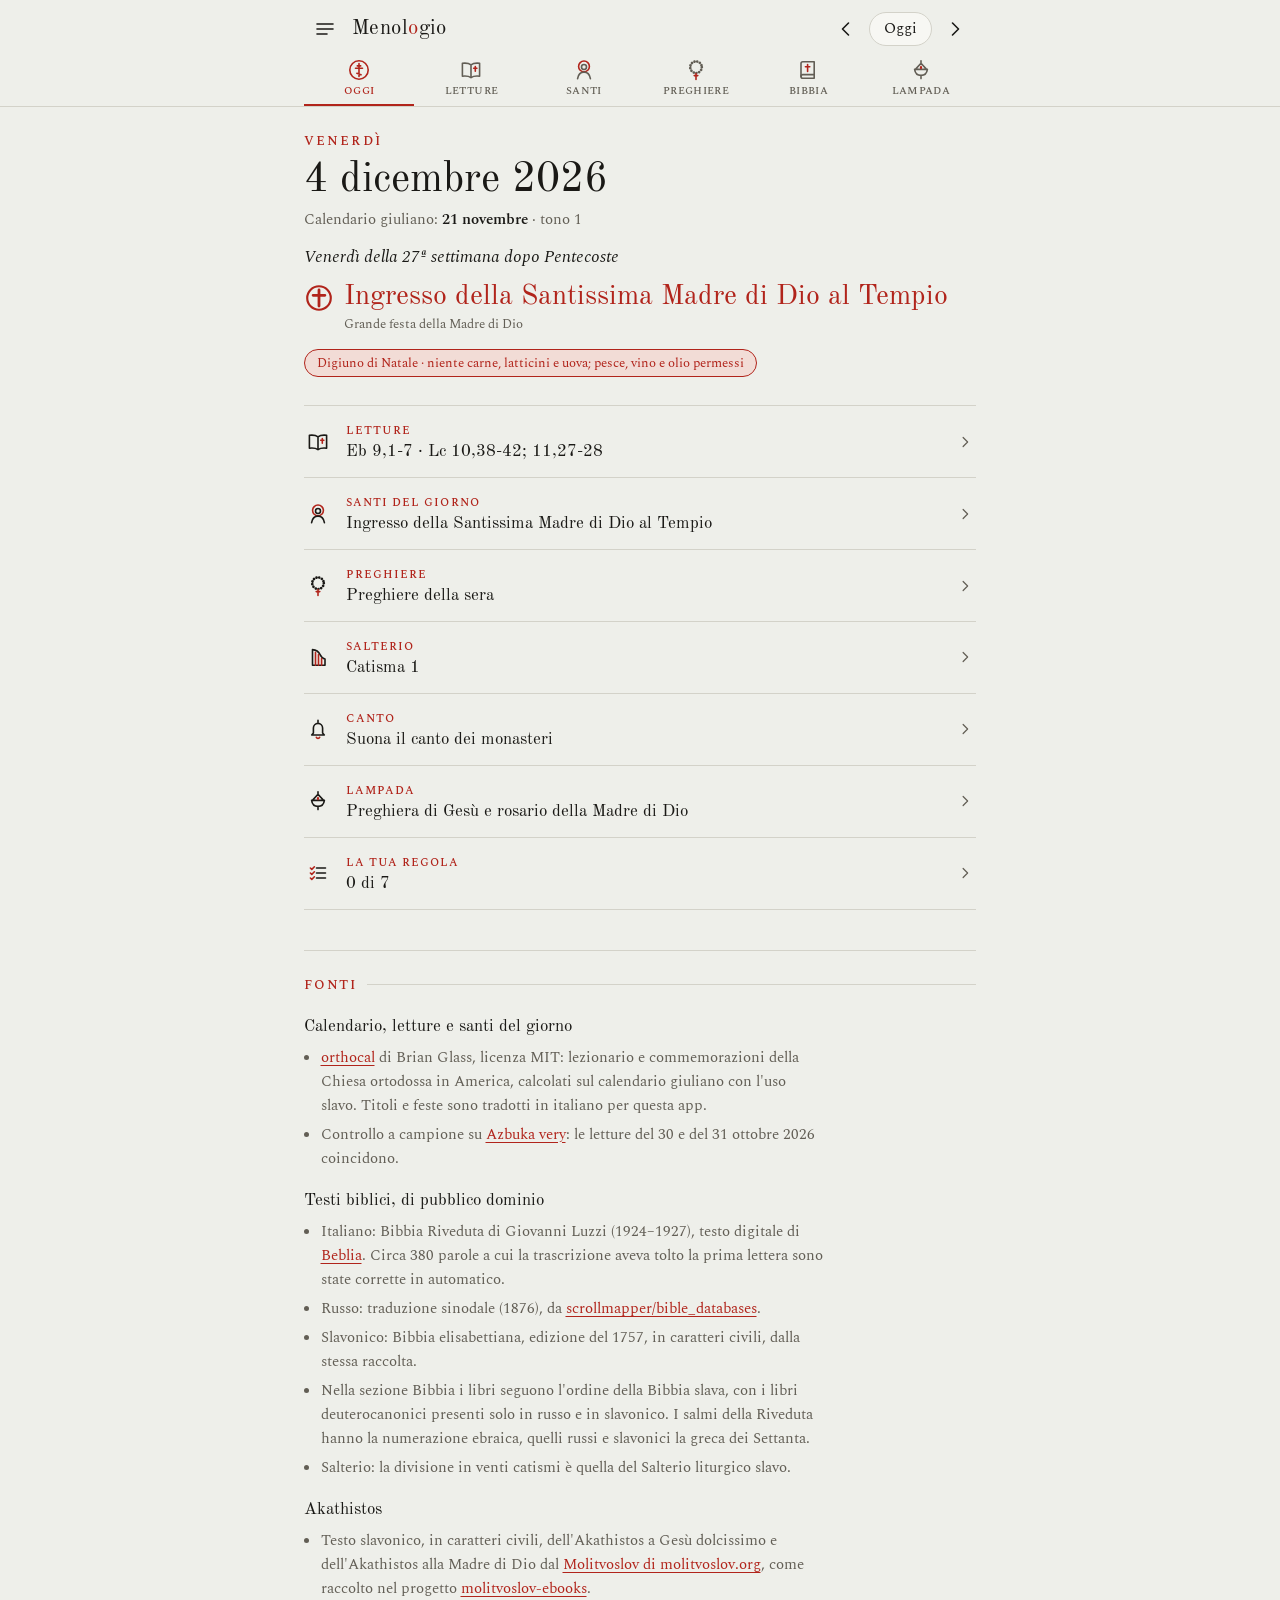
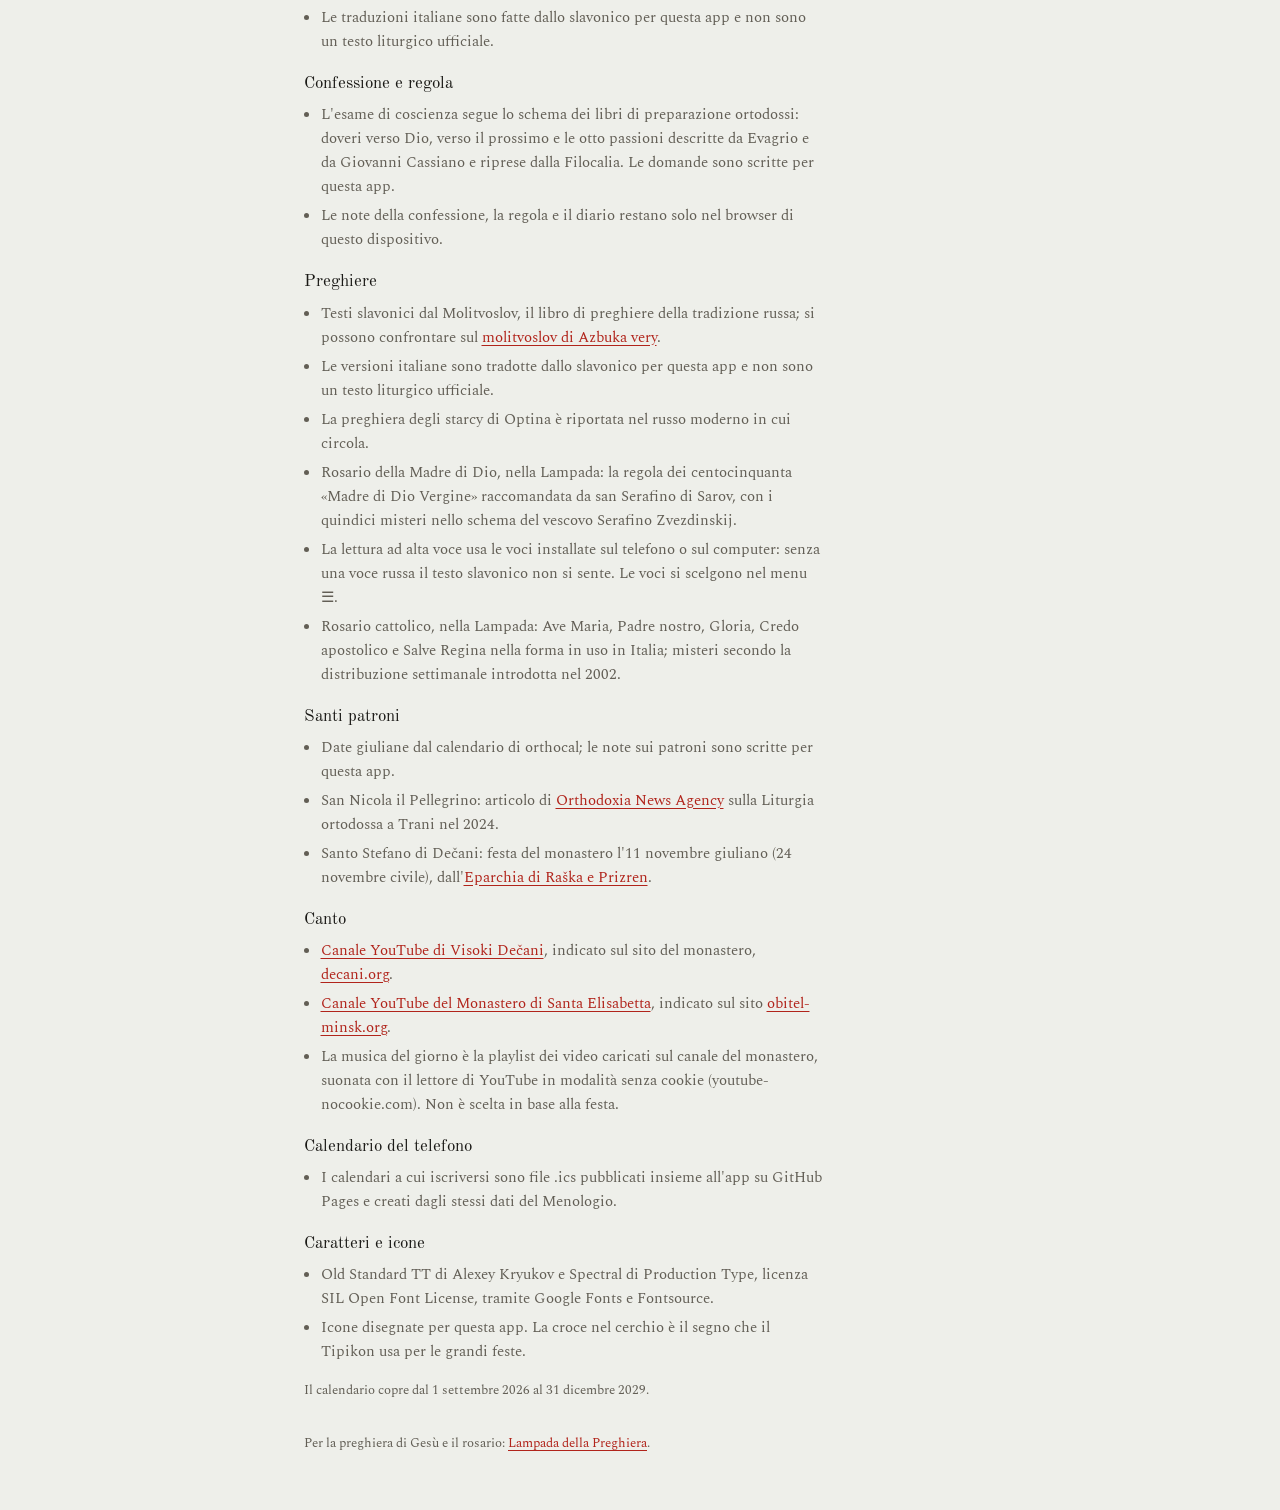
<file: index.html>
<!doctype html><html lang="it"><head><meta charset="utf-8"><meta name="viewport" content="width=device-width,initial-scale=1,viewport-fit=cover"><title>Menologio</title><meta name="description" content="Calendario ortodosso giuliano: letture del giorno, santi, preghiere e canto."><link rel="manifest" href="manifest.webmanifest"><meta name="theme-color" content="#eeefea" media="(prefers-color-scheme: light)"><meta name="theme-color" content="#131311" media="(prefers-color-scheme: dark)"><link rel="icon" type="image/png" href="icons/favicon-64.png"><link rel="apple-touch-icon" href="icons/apple-touch-icon.png"><meta name="mobile-web-app-capable" content="yes"><meta name="apple-mobile-web-app-capable" content="yes"><meta name="apple-mobile-web-app-title" content="Menologio"><meta name="apple-mobile-web-app-status-bar-style" content="default"><link rel="stylesheet" href="fonts.css"><style>:root{padding-top:env(safe-area-inset-top,0px);padding-bottom:env(safe-area-inset-bottom,0px)}body{margin:0}img{max-width:100%}[hidden]{display:none!important}</style><style>
/* Layout: an app bar with the section icons and a drawer; one section (view) at a time, like turning to a part of the Menaion; sources at the foot of every view */
:root{
  --paper:#eeefea; --leaf:#f7f7f3; --ink:#1a1916; --muted:#625e55; --rule:#d3d2c9;
  --rubric:#b1241b; --rubric-wash:#f2dcd6;
  --f-display:"Old Standard TT", "Times New Roman", Georgia, serif;
  --f-body:"Spectral", Georgia, "Times New Roman", serif;
  --f-sc:"Spectral SC", "Spectral", Georgia, serif;
  --s-xs:.8125rem; --s-sm:.9375rem; --s-md:1.0625rem; --s-lg:1.3rem; --s-xl:1.75rem; --s-xxl:2.6rem;
  color-scheme:light;
}
@media (prefers-color-scheme: dark){:root:not([data-theme="light"]){
  --paper:#131311; --leaf:#1b1b18; --ink:#ebe7dc; --muted:#a29c8e; --rule:#302f2a;
  --rubric:#e4644f; --rubric-wash:#3a1f1a; color-scheme:dark}}
:root[data-theme="dark"]{
  --paper:#131311; --leaf:#1b1b18; --ink:#ebe7dc; --muted:#a29c8e; --rule:#302f2a;
  --rubric:#e4644f; --rubric-wash:#3a1f1a; color-scheme:dark}

*{box-sizing:border-box}
html{-webkit-text-size-adjust:100%}
body{background:var(--paper);color:var(--ink);font-family:var(--f-body);font-size:var(--s-md);line-height:1.6;padding:0}
body::before{content:"";position:fixed;inset:0 0 auto;height:env(safe-area-inset-top,0px);z-index:10;background:var(--paper)}
.page{max-width:44rem;margin:0 auto;display:flex;flex-direction:column;gap:40px;
  padding-left:max(16px,env(safe-area-inset-left,0px));padding-right:max(16px,env(safe-area-inset-right,0px));padding-block:22px 56px}
a{color:var(--rubric);text-underline-offset:3px}
button,input,select,textarea{font:inherit;color:inherit}
:focus-visible{outline:2px solid var(--rubric);outline-offset:2px}
.sc{font-family:var(--f-sc);font-weight:500;letter-spacing:.06em;text-transform:lowercase}
.rub{color:var(--rubric)}
.muted{color:var(--muted)}
h2{font-family:var(--f-sc);font-weight:500;font-size:var(--s-sm);letter-spacing:.12em;text-transform:lowercase;color:var(--rubric);margin:0;display:flex;align-items:center;gap:10px}
h2::after{content:"";flex:1;height:1px;background:var(--rule)}

/* icons: drawn for the app, stroke in ink, accents in rubric red */
.ic{width:24px;height:24px;fill:none;stroke:currentColor;stroke-width:1.6;stroke-linecap:round;stroke-linejoin:round;flex:none;display:block}
.ic .acc{stroke:var(--rubric)}
.ic .fill{fill:var(--rubric);stroke:none}
.ic .beads{stroke-width:2.7;stroke-dasharray:.01 2.78}

/* app bar */
.appbar{position:sticky;top:env(safe-area-inset-top,0px);z-index:5;background:var(--paper);border-bottom:1px solid var(--rule)}
.appbar-in{max-width:44rem;margin:0 auto;padding-left:max(16px,env(safe-area-inset-left,0px));padding-right:max(16px,env(safe-area-inset-right,0px))}
.row1{display:flex;align-items:center;gap:6px;padding-block:8px 2px}
.brand{font-family:var(--f-display);font-size:var(--s-lg);letter-spacing:.02em}
.brand span{color:var(--rubric)}
.row1 .brand{flex:1;min-width:0}
.daynav{display:flex;align-items:center;gap:2px}
.iconbtn{display:inline-grid;place-items:center;width:42px;height:42px;border:0;border-radius:50%;background:transparent;color:var(--ink);cursor:pointer;padding:0}
.iconbtn:hover{background:var(--leaf)}
.todaybtn{border:1px solid var(--rule);background:var(--leaf);border-radius:999px;padding:4px 14px;min-height:34px;cursor:pointer;font-size:var(--s-sm)}
.todaybtn:hover{border-color:var(--muted)}
.viewtabs{display:flex;gap:2px;overflow-x:auto;scrollbar-width:none}
.viewtabs::-webkit-scrollbar{display:none}
.viewtabs>*{flex:1 1 0;min-width:0;display:flex;flex-direction:column;align-items:center;gap:3px;padding:6px 4px 7px;border:0;border-bottom:2px solid transparent;background:none;color:var(--muted);text-decoration:none;cursor:pointer}
.viewtabs>* span{font-family:var(--f-sc);font-weight:500;text-transform:lowercase;letter-spacing:.03em;font-size:.72rem;line-height:1;white-space:nowrap}
@media (max-width:440px){.viewtabs>* span{font-size:.62rem;letter-spacing:0}}
.viewtabs>*:hover{color:var(--ink)}
.viewtabs>[aria-current="page"]{color:var(--rubric);border-bottom-color:var(--rubric)}
.viewtabs>[aria-current="page"] .ic .acc{stroke:currentColor}

/* drawer */
dialog.drawer{position:fixed;inset:0 auto 0 0;margin:0;width:min(21rem,86vw);height:100%;max-width:none;max-height:none;overflow-y:auto;
  padding:calc(env(safe-area-inset-top,0px) + 12px) 16px calc(env(safe-area-inset-bottom,0px) + 20px) max(16px,env(safe-area-inset-left,0px));
  border:0;border-right:1px solid var(--rule);background:var(--leaf);color:var(--ink);box-shadow:0 0 40px rgba(0,0,0,.2)}
dialog.drawer[open]{display:flex;flex-direction:column;gap:20px;animation:drawer-in .22s ease-out}
dialog.drawer::backdrop{background:rgba(20,18,15,.45)}
@keyframes drawer-in{from{transform:translateX(-100%)}to{transform:none}}
.drawer-head{display:grid;grid-template-columns:auto 1fr auto;gap:12px;align-items:center}
.drawer-mark{color:var(--rubric)}
.drawer-mark .ic{width:36px;height:36px;stroke-width:1.4}
.drawer-nav{display:flex;flex-direction:column;gap:2px}
.drawer-nav>*{display:grid;grid-template-columns:26px 1fr;gap:0 14px;align-items:center;padding:10px 10px;border:0;border-radius:10px;background:none;color:var(--ink);text-align:left;text-decoration:none;cursor:pointer;width:100%}
.drawer-nav>*:hover{background:var(--paper)}
.drawer-nav>[aria-current="page"]{background:var(--rubric-wash)}
.drawer-nav>[aria-current="page"] b{color:var(--rubric)}
.drawer-nav b{font-family:var(--f-display);font-weight:400;font-size:var(--s-lg);line-height:1.2;display:block}
.drawer-nav small{display:block;color:var(--muted);font-size:var(--s-xs);line-height:1.35}
.drawer-date{display:flex;flex-direction:column;gap:6px;border-top:1px solid var(--rule);padding-top:16px}
.drawer-date input{border:1px solid var(--rule);border-radius:10px;background:var(--paper);padding:8px 10px;min-height:42px}

/* views */
.view{display:flex;flex-direction:column;gap:18px}
.view[hidden]{display:none}
.dayline{display:flex;gap:8px;align-items:center;flex-wrap:wrap;border:0;background:none;padding:0;text-align:left;cursor:pointer;color:var(--muted);font-size:var(--s-sm);margin-bottom:-18px}
.dayline b{font-weight:600;color:var(--ink)}
.dayline .f{color:var(--rubric)}
.summary{display:flex;flex-direction:column;border-top:1px solid var(--rule);margin-top:10px}
.summary>*{display:grid;grid-template-columns:26px 1fr 18px;gap:2px 14px;align-items:center;padding:14px 2px;border:0;border-bottom:1px solid var(--rule);background:none;color:var(--ink);text-align:left;text-decoration:none;cursor:pointer;width:100%}
.summary>*:hover .go{color:var(--rubric)}
.summary .k{font-family:var(--f-sc);font-weight:500;text-transform:lowercase;letter-spacing:.08em;color:var(--rubric);font-size:var(--s-xs);display:block}
.summary .v{font-family:var(--f-display);font-size:var(--s-md);line-height:1.3;display:block;min-width:0}
.summary .go{color:var(--muted)}
.summary .go .ic{width:18px;height:18px}

/* sources */
.sources{scroll-margin-top:130px;border-top:1px solid var(--rule);padding-top:22px;display:flex;flex-direction:column;gap:16px;font-size:var(--s-sm);color:var(--muted)}
.src-group h3{font-family:var(--f-display);font-weight:400;font-size:var(--s-md);color:var(--ink);margin:0}
.src-group ul{margin:6px 0 0;padding-left:1.1em;display:flex;flex-direction:column;gap:5px;max-width:65ch}

/* masthead */
.mast{display:flex;flex-direction:column;gap:6px}
.wd{font-family:var(--f-sc);letter-spacing:.14em;text-transform:lowercase;color:var(--rubric);font-size:var(--s-sm)}
.date{font-family:var(--f-display);font-weight:400;font-size:var(--s-xxl);line-height:1.05;margin:0;text-wrap:balance}
.jul{color:var(--muted);font-size:var(--s-sm)}
.jul b{font-weight:600;color:var(--ink)}
.week{font-style:italic;margin-top:6px}
.feast{display:flex;gap:10px;align-items:flex-start;font-family:var(--f-display);font-size:var(--s-xl);line-height:1.2;color:var(--rubric);margin-top:4px;text-wrap:balance}
.feast.plain{color:var(--ink);font-size:var(--s-lg)}
.sign{flex:none;width:30px;height:30px;margin-top:2px}
.rank{font-size:var(--s-xs);color:var(--muted);font-family:var(--f-body);display:block;margin-top:2px}
.chips{display:flex;gap:8px;flex-wrap:wrap;margin-top:10px}
.chip{border:1px solid var(--rule);border-radius:999px;padding:3px 12px;font-size:var(--s-xs);background:var(--leaf)}
.chip.fast{border-color:var(--rubric);color:var(--rubric);background:var(--rubric-wash)}

/* readings */
.lang{display:inline-flex;border:1px solid var(--rule);border-radius:999px;overflow:hidden;background:var(--leaf)}
.lang button{border:0;background:transparent;padding:6px 14px;min-height:36px;cursor:pointer;font-size:var(--s-sm)}
.lang button[aria-pressed="true"]{background:var(--ink);color:var(--paper)}
.readhead{display:flex;justify-content:space-between;align-items:center;gap:12px;flex-wrap:wrap}
.reading{display:flex;flex-direction:column;gap:6px}
.reading + .reading{margin-top:28px}
.rlabel{font-family:var(--f-sc);letter-spacing:.08em;text-transform:lowercase;color:var(--rubric);font-size:var(--s-sm)}
.rref{font-family:var(--f-display);font-size:var(--s-lg)}
.rref small{font-family:var(--f-body);font-size:var(--s-xs);color:var(--muted);margin-left:8px}
.text{max-width:65ch;margin:0;hyphens:auto}
.text sup{font-family:var(--f-body);font-size:.62em;color:var(--rubric);margin:0 .2em 0 .1em;font-variant-numeric:tabular-nums}
.text.first::first-letter{font-family:var(--f-display);color:var(--rubric);font-size:2.9em;float:left;line-height:.9;margin:.08em .08em 0 0}
.text[lang="ru"],.text[lang="cu"]{font-family:var(--f-display);font-size:1.08em;line-height:1.55}
.note{font-size:var(--s-xs);color:var(--muted);margin:0}
details.more{border-top:1px solid var(--rule);padding-top:12px;margin-top:8px}
details.more>summary{cursor:pointer;color:var(--muted);font-size:var(--s-sm)}
details.more[open]>summary{margin-bottom:16px}
details.one{padding:6px 0}
details.one>summary{cursor:pointer;list-style:none;display:flex;gap:10px;align-items:baseline;flex-wrap:wrap}
details.one>summary::-webkit-details-marker{display:none}
details.one>summary::before{content:"+";color:var(--rubric);font-family:var(--f-display);width:.8em}
details.one[open]>summary::before{content:"−"}
details.one .text{margin:8px 0 6px 1.4em}

/* saints */
.foryou{display:flex;flex-direction:column;gap:14px}
.foryou:empty,#patron:empty{display:none}
.pick{display:grid;grid-template-columns:28px 1fr;gap:4px 10px;align-items:start}
.pick .sign{width:22px;height:22px;margin-top:4px}
.pick b{font-family:var(--f-display);font-weight:400;font-size:var(--s-lg);line-height:1.25}
.pick p{grid-column:2;margin:0;max-width:62ch}
.hint{border-left:2px solid var(--rubric);padding:2px 0 2px 14px;font-style:italic;max-width:62ch;margin:0}
.ask{display:flex;gap:12px;align-items:center;flex-wrap:wrap}
.btn{border:1px solid var(--rubric);background:transparent;color:var(--rubric);border-radius:999px;padding:8px 18px;min-height:42px;cursor:pointer}
.btn:hover{background:var(--rubric-wash)}
.btn.solid{background:var(--rubric);color:var(--leaf)}
.thinking{color:var(--muted);font-style:italic}
.thinking::after{content:"";display:inline-block;width:1.2em;text-align:left;animation:dots 1.4s steps(4) infinite}
@keyframes dots{0%{content:""}25%{content:"."}50%{content:".."}75%{content:"..."}}
ul.saints{list-style:none;padding:0;margin:0;display:flex;flex-direction:column;gap:6px}
ul.saints li{padding-left:1.4em;position:relative}
ul.saints li::before{content:"";position:absolute;left:.35em;top:.72em;width:.36em;height:.36em;border-radius:50%;background:var(--muted)}
ul.saints .orig{display:block;font-size:var(--s-xs);color:var(--muted)}
.next{display:grid;grid-template-columns:auto 1fr;gap:6px 16px;font-size:var(--s-sm);align-items:baseline}
.next .when{font-variant-numeric:tabular-nums;color:var(--muted);white-space:nowrap}
.next button{all:unset;cursor:pointer;color:var(--ink);text-decoration:underline;text-decoration-color:var(--rule);text-underline-offset:3px}
.next button:focus-visible{outline:2px solid var(--rubric)}

/* chant */
.tracks{display:flex;flex-direction:column;gap:12px}
.track{display:grid;grid-template-columns:1fr auto;gap:2px 16px;align-items:center;padding:12px 16px;background:var(--leaf);border:1px solid var(--rule);border-radius:10px}
.track .house{font-family:var(--f-sc);letter-spacing:.08em;text-transform:lowercase;color:var(--rubric);font-size:var(--s-xs);grid-column:1}
.track .t{font-family:var(--f-display);font-size:var(--s-lg);line-height:1.2;grid-column:1;min-width:0}
.track .d{font-size:var(--s-sm);color:var(--muted);grid-column:1;min-width:0}
.track a{grid-column:2;grid-row:1 / span 3;white-space:nowrap}
.archives{display:grid;grid-template-columns:repeat(auto-fit,minmax(15rem,1fr));gap:18px}
.archives h3{font-family:var(--f-display);font-weight:400;font-size:var(--s-lg);margin:0 0 6px}
.archives ul{margin:0;padding-left:1.1em;display:flex;flex-direction:column;gap:4px;font-size:var(--s-sm)}

/* tools */
textarea{width:100%;min-height:9rem;border:1px solid var(--rule);border-radius:10px;background:var(--leaf);padding:12px;line-height:1.5;resize:vertical}
.row{display:flex;gap:10px;flex-wrap:wrap;align-items:center;margin-top:10px}
.sources p{margin:0;max-width:70ch}
.loading{color:var(--muted);font-style:italic}

/* prayers */
.chip.jump{cursor:pointer;color:var(--ink)}
.chip.jump:hover{border-color:var(--muted)}
.ptools{display:flex;justify-content:space-between;align-items:center;gap:12px;flex-wrap:wrap;margin-top:18px}
.tabs{display:flex;gap:4px;flex-wrap:wrap}
.tabs button{border:0;background:transparent;padding:6px 10px;min-height:38px;cursor:pointer;font-family:var(--f-sc);letter-spacing:.06em;text-transform:lowercase;color:var(--muted);border-bottom:2px solid transparent}
.tabs button[aria-selected="true"]{color:var(--rubric);border-bottom-color:var(--rubric)}
.season{font-size:var(--s-sm);font-style:italic;margin:16px 0 0;max-width:65ch}
.prayers{display:flex;flex-direction:column;gap:22px;margin-top:22px}
.pr{display:flex;flex-direction:column;gap:4px}
.pr .ptitle{font-family:var(--f-sc);letter-spacing:.08em;text-transform:lowercase;color:var(--rubric);font-size:var(--s-sm)}
.pr .rub{font-style:italic;font-size:var(--s-sm)}
.pr .pt{margin:0;max-width:65ch}
.pr .pt[lang="cu"],.pr .pt[lang="ru"]{font-family:var(--f-display);font-size:1.08em;line-height:1.55}
.pv{display:grid;grid-template-columns:1fr;gap:6px 28px}
@media (min-width:720px){.pv.two{grid-template-columns:1fr 1fr}}
.pgroup{font-family:var(--f-display);font-size:var(--s-lg);margin:10px 0 -8px}
details.begin{border:1px solid var(--rule);border-radius:10px;padding:10px 16px;background:var(--leaf)}
details.begin>summary{cursor:pointer}
details.begin[open]>summary{margin-bottom:16px}
details.begin .prayers{margin-top:0}
.amen{font-size:var(--s-xs);color:var(--muted)}

/* tappable saints and the saint sheet */
button.pick{border:0;background:none;padding:6px 0;text-align:left;width:100%;cursor:pointer;color:inherit;font:inherit;border-radius:8px}
button.pick:hover b{color:var(--rubric)}
.pick .more{grid-column:2;color:var(--rubric);font-size:var(--s-xs);font-family:var(--f-sc);text-transform:lowercase;letter-spacing:.06em}
button.saint{display:flex;flex-direction:column;width:100%;text-align:left;border:0;background:none;padding:4px 0;cursor:pointer;color:var(--ink);font:inherit;line-height:1.45}
button.saint>span:first-child::after{content:"  ›";color:var(--rubric)}
button.saint:hover>span:first-child{color:var(--rubric)}
ul.saints li::before{top:.85em}
dialog.sheet{position:fixed;inset:auto 0 0 0;margin:0 auto;width:100%;max-width:40rem;max-height:86vh;overflow-y:auto;border:0;border-radius:18px 18px 0 0;
  padding:12px max(20px,env(safe-area-inset-right,0px)) calc(env(safe-area-inset-bottom,0px) + 24px) max(20px,env(safe-area-inset-left,0px));background:var(--leaf);color:var(--ink);box-shadow:0 -10px 40px rgba(0,0,0,.2)}
dialog.sheet[open]{display:flex;flex-direction:column;gap:10px;animation:sheet-in .22s ease-out}
dialog.sheet::backdrop{background:rgba(20,18,15,.45)}
@keyframes sheet-in{from{transform:translateY(40%);opacity:.4}to{transform:none;opacity:1}}
.sheet-bar{display:flex;justify-content:space-between;align-items:center}
dialog.sheet h3{font-family:var(--f-display);font-weight:400;font-size:var(--s-xl);line-height:1.15;margin:0;text-wrap:balance}
.why{display:flex;flex-direction:column;gap:4px;margin-top:6px}
.why p{margin:0 0 8px;max-width:62ch}
.links{display:flex;flex-direction:column;border-top:1px solid var(--rule);margin-top:6px}
.links a{display:flex;flex-direction:column;padding:12px 2px;border-bottom:1px solid var(--rule);text-decoration:none;color:var(--ink)}
.links a b{font-weight:600;color:var(--rubric)}
.links a small{color:var(--muted);font-size:var(--s-xs)}

/* read aloud */
.say{display:inline-flex;align-items:center;gap:6px;border:1px solid var(--rule);background:var(--leaf);color:var(--ink);border-radius:999px;padding:4px 12px 4px 8px;min-height:34px;cursor:pointer;font-size:var(--s-sm)}
.say:hover{border-color:var(--rubric)}
.say .ic{width:20px;height:20px}
.say.mini{padding:2px 8px 2px 6px;min-height:28px;font-size:var(--s-xs)}
.say.mini .ic{width:16px;height:16px}
html.no-tts .say,html.no-tts .tts-only{display:none}
.drawer-voice{display:flex;flex-direction:column;gap:10px;border-top:1px solid var(--rule);padding-top:16px}
.vrow{display:flex;flex-direction:column;gap:4px;font-size:var(--s-sm)}
.vrow select{border:1px solid var(--rule);border-radius:10px;background:var(--paper);padding:8px 10px;min-height:42px;max-width:100%}
.vrow input[type=range]{accent-color:var(--rubric)}
.rhead{display:flex;justify-content:space-between;align-items:flex-start;gap:10px}
.player{position:fixed;left:0;right:0;bottom:0;z-index:7;display:flex;align-items:center;gap:8px;background:var(--ink);color:var(--paper);
  padding:8px max(16px,env(safe-area-inset-right,0px)) calc(8px + env(safe-area-inset-bottom,0px)) max(16px,env(safe-area-inset-left,0px))}
.player .iconbtn{color:var(--paper)}
.player .iconbtn:hover{background:transparent;opacity:.8}
.player .ic .acc{stroke:var(--paper)}
.pl-label{flex:1;min-width:0;font-size:var(--s-sm);white-space:nowrap;overflow:hidden;text-overflow:ellipsis}
body.speaking .page{padding-bottom:110px}

/* chant: the two channels */
.yt{display:flex;flex-direction:column;gap:12px}
.ytcard{display:grid;grid-template-columns:28px 1fr auto;gap:2px 14px;align-items:center;padding:16px;background:var(--leaf);border:1px solid var(--rule);border-radius:12px;text-decoration:none;color:var(--ink)}
.ytcard:hover{border-color:var(--rubric)}
.ytcard .house{font-family:var(--f-sc);letter-spacing:.08em;text-transform:lowercase;color:var(--rubric);font-size:var(--s-xs);display:block}
.ytcard b{font-family:var(--f-display);font-weight:400;font-size:var(--s-lg);display:block;line-height:1.2}
.ytcard small{color:var(--muted);font-size:var(--s-sm);display:block}
.ytcard .ext{color:var(--rubric);font-size:1.2rem}

/* drawer groups */
.drawer-nav>.grp{display:block;width:auto;cursor:default;font-family:var(--f-sc);font-weight:500;text-transform:lowercase;letter-spacing:.1em;color:var(--muted);font-size:var(--s-xs);padding:14px 10px 2px}
.drawer-nav>.grp:hover{background:none}
.drawer-nav>.grp:first-child{padding-top:0}

/* shared pieces of the new sections */
.linkbtn{all:unset;cursor:pointer;color:var(--rubric);font-size:var(--s-sm);text-decoration:underline;text-decoration-color:var(--rubric-wash);text-underline-offset:3px}
.linkbtn:focus-visible{outline:2px solid var(--rubric)}
.btn.quiet{border-color:var(--rule);color:var(--ink)}
.btn.quiet:hover{border-color:var(--muted);background:var(--leaf)}
.btn:disabled{opacity:.5;cursor:default}
.toolbar{display:flex;align-items:center;gap:10px;flex-wrap:wrap}
.card{background:var(--leaf);border:1px solid var(--rule);border-radius:12px;padding:16px;display:flex;flex-direction:column;gap:8px}
.card p{margin:0;max-width:62ch}
.big{font-family:var(--f-display);font-size:var(--s-xl);line-height:1.15;margin:0;text-wrap:balance}
.lead{margin:0;max-width:62ch}
.stack{display:flex;flex-direction:column;gap:18px}
input[type=search],input[type=text],input[type=time],input[type=url],.field select{border:1px solid var(--rule);border-radius:10px;background:var(--leaf);padding:8px 12px;min-height:44px;max-width:100%}

/* bible */
.goto{display:flex;gap:8px}
.goto input{flex:1;min-width:0}
.bookgrid{display:grid;grid-template-columns:repeat(auto-fill,minmax(9.5rem,1fr));gap:6px;margin-top:10px}
.bookgrid button{border:1px solid var(--rule);background:var(--leaf);border-radius:10px;padding:8px 10px;text-align:left;cursor:pointer;line-height:1.25;min-height:46px}
.bookgrid button:hover{border-color:var(--rubric)}
.bookgrid button small{display:block;color:var(--muted);font-size:var(--s-xs)}
.chgrid{display:grid;grid-template-columns:repeat(auto-fill,minmax(3rem,1fr));gap:6px}
.chgrid button{border:1px solid var(--rule);background:var(--leaf);border-radius:10px;min-height:44px;cursor:pointer;font-variant-numeric:tabular-nums}
.chgrid button:hover,.chgrid button[aria-current]{border-color:var(--rubric);color:var(--rubric)}
.chgrid button.done{background:var(--rubric-wash);border-color:var(--rubric-wash)}
.vhi{background:var(--rubric-wash);border-radius:4px;box-shadow:0 0 0 3px var(--rubric-wash)}
.pager{display:flex;justify-content:space-between;gap:10px;border-top:1px solid var(--rule);padding-top:14px}
.psalm + .psalm{margin-top:26px}
.psalm h3{font-family:var(--f-display);font-weight:400;font-size:var(--s-lg);margin:0 0 6px}
.psalm h3 small{font-family:var(--f-body);font-size:var(--s-xs);color:var(--muted);margin-left:8px}

/* month */
.mhead{display:flex;align-items:center;gap:4px}
.mhead .big{flex:1;text-align:center}
.mgrid{display:grid;grid-template-columns:repeat(7,minmax(0,1fr));gap:3px}
.mgrid .wdh{font-family:var(--f-sc);font-size:var(--s-xs);color:var(--muted);text-align:center;text-transform:lowercase;padding-bottom:2px}
.mgrid button{position:relative;min-height:54px;border:1px solid transparent;border-radius:8px;background:var(--leaf);cursor:pointer;display:flex;flex-direction:column;align-items:flex-start;padding:4px 5px;color:var(--ink);text-align:left;overflow:hidden}
.mgrid button b{font-weight:600;font-size:var(--s-md);line-height:1.1;font-variant-numeric:tabular-nums}
.mgrid button small{font-size:.68rem;color:var(--muted);line-height:1.1}
.mgrid button.fast{background:var(--rubric-wash)}
.mgrid button.strict{box-shadow:inset 0 -3px 0 var(--rubric)}
.mgrid button.sun b,.mgrid button.gf b{color:var(--rubric)}
.mgrid .mk{position:absolute;right:3px;top:3px;display:flex;gap:2px;align-items:center}
.mgrid .mk .sign{width:15px;height:15px;margin:0}
.mgrid .pt{width:7px;height:7px;border-radius:50%;background:var(--rubric);position:absolute;right:5px;bottom:7px}
.mgrid button.today{border-color:var(--muted)}
.mgrid button[aria-current]{border:2px solid var(--ink)}
.mgrid button:disabled{opacity:.35;cursor:default}
.legend{display:flex;flex-wrap:wrap;gap:6px 16px;font-size:var(--s-xs);color:var(--muted);align-items:center}
.legend>span{display:inline-flex;gap:6px;align-items:center}
.sw{width:14px;height:14px;border-radius:4px;background:var(--leaf);border:1px solid var(--rule);display:inline-block;flex:none}
.sw.fast{background:var(--rubric-wash);border-color:var(--rubric-wash)}
.sw.strict{background:var(--rubric-wash);border-color:var(--rubric-wash);box-shadow:inset 0 -3px 0 var(--rubric)}
.sw.pt{width:8px;height:8px;border-radius:50%;background:var(--rubric);border:0}
.legend .sign{width:16px;height:16px;margin:0}

/* rule and confession: rows that tick */
.checks{display:flex;flex-direction:column;border-top:1px solid var(--rule)}
.check{display:grid;grid-template-columns:28px 1fr;gap:2px 12px;align-items:center;padding:12px 2px;border:0;border-bottom:1px solid var(--rule);background:none;text-align:left;cursor:pointer;width:100%;color:var(--ink);line-height:1.45}
.check.q{align-items:start}
.check.q .box{margin-top:2px}
.box{width:24px;height:24px;border:1.6px solid var(--muted);border-radius:7px;display:grid;place-items:center;flex:none}
[aria-pressed="true"] > .box{background:var(--rubric);border-color:var(--rubric)}
[aria-pressed="true"] > .box::after{content:"";width:11px;height:6px;border-left:2px solid var(--leaf);border-bottom:2px solid var(--leaf);transform:translateY(-1px) rotate(-45deg)}
.check b{font-weight:400;font-family:var(--f-display);font-size:var(--s-lg);line-height:1.25}
.check small{grid-column:2;color:var(--muted);font-size:var(--s-xs)}
.check .p{font-family:var(--f-sc);font-weight:500;letter-spacing:.06em;text-transform:lowercase;color:var(--rubric);font-size:var(--s-xs);display:block}
.counter{display:flex;align-items:center;gap:8px;flex-wrap:wrap}
.counter button{min-width:44px;height:44px;border-radius:999px;border:1px solid var(--rule);background:var(--leaf);cursor:pointer;padding:0 12px}
.counter output{min-width:3ch;text-align:center;font-variant-numeric:tabular-nums;font-family:var(--f-display);font-size:var(--s-xl)}
.heat{display:grid;grid-auto-flow:column;grid-template-rows:repeat(7,14px);grid-auto-columns:14px;gap:3px}
.heat i{border-radius:3px;background:var(--rule);display:block}
.heat i.l1,.heat i.l2,.heat i.l3,.heat i.l4{background:var(--rubric)}
.heat i.l1{opacity:.3}.heat i.l2{opacity:.5}.heat i.l3{opacity:.75}
.heat i.fut{background:transparent}
.heat i.cur{outline:1.5px solid var(--ink);outline-offset:1px}
.heatwrap{display:flex;gap:8px;align-items:flex-start;overflow-x:auto}
.heatdays{display:grid;grid-template-rows:repeat(7,14px);gap:3px;font-size:.62rem;color:var(--muted);line-height:14px}
.stats{display:flex;flex-wrap:wrap;gap:10px 26px}
.stat b{display:block;font-family:var(--f-display);font-weight:400;font-size:var(--s-xl);line-height:1.1}
.stat span{font-size:var(--s-xs);color:var(--muted)}
.opts{display:flex;flex-direction:column;gap:8px}
.opt{display:flex;gap:10px;align-items:flex-start;line-height:1.4}
.opt input[type=checkbox]{width:20px;height:20px;accent-color:var(--rubric);margin:2px 0 0;flex:none}
.danger{border-color:var(--muted);color:var(--muted)}
.csec{display:flex;flex-direction:column;gap:10px}
.csec h3{font-family:var(--f-display);font-weight:400;font-size:var(--s-xl);margin:0;line-height:1.2}

/* akathistos */
.akb{display:flex;flex-direction:column;gap:4px}
.akb .kick{display:flex;gap:10px;align-items:baseline;flex-wrap:wrap}
.akb .ptitle{font-family:var(--f-sc);letter-spacing:.08em;text-transform:lowercase;color:var(--rubric);font-size:var(--s-sm)}
.akb.akpr{border-top:1px solid var(--rule);padding-top:18px}
.akb .pt{margin:0;max-width:65ch}
.akb .pt[lang="cu"]{font-family:var(--f-display);font-size:1.08em;line-height:1.55}
.big small{font-family:var(--f-body);font-size:var(--s-xs);color:var(--muted);margin-left:8px;white-space:nowrap}
.ak{display:flex;flex-direction:column;gap:24px;margin-top:6px}

/* chant player */
.playcard{display:grid;grid-template-columns:auto 1fr;gap:4px 16px;align-items:center}
.playbtn{width:64px;height:64px;border-radius:50%;border:0;background:var(--rubric);color:var(--leaf);display:grid;place-items:center;cursor:pointer;text-decoration:none;flex:none}
.playbtn .ic{width:30px;height:30px;stroke:var(--leaf)}
.playbtn .ic path{fill:var(--leaf)}
.playbox{position:relative;width:100%;aspect-ratio:16/9;border-radius:12px;overflow:hidden;background:#000}
.playbox iframe{position:absolute;inset:0;width:100%;height:100%;border:0}
.houses{display:flex;gap:6px;flex-wrap:wrap}
.houses .btn[aria-pressed="true"],.houses .btn[aria-pressed="true"]:hover{background:var(--ink);color:var(--paper);border-color:var(--ink)}
a.btn{text-decoration:none;display:inline-flex;align-items:center}
.btn.sm{padding:6px 14px;min-height:40px;font-size:var(--s-sm)}

/* phone calendar */
.field{display:flex;flex-direction:column;gap:4px;font-size:var(--s-sm)}
.inline{display:flex;gap:10px;flex-wrap:wrap;align-items:center;margin-left:30px;font-size:var(--s-sm)}
.copyrow{display:flex;gap:8px;align-items:center}
.copyrow input{flex:1;min-width:0;font-size:var(--s-xs);color:var(--muted)}
@media (max-width:480px){
  .date{font-size:2.1rem}
  .feast{font-size:1.45rem}
  .track{grid-template-columns:1fr}
  .track a{grid-column:1;grid-row:auto;margin-top:6px}
}
@media (prefers-reduced-motion:reduce){.thinking::after{animation:none;content:"…"}dialog.drawer[open]{animation:none}}
@media (max-width:380px){.row1 .brand{font-size:1.1rem}}
</style><style>
#lamp-dlg{position:fixed;inset:0;width:100%;height:100%;max-width:none;max-height:none;margin:0;padding:0;border:0;background:var(--paper);color:var(--ink)}
#lamp-dlg[open]{display:flex;flex-direction:column}
#lamp-dlg::backdrop{background:rgba(0,0,0,.4)}
#lamp-dlg .dlg-bar{display:flex;align-items:center;gap:12px;padding:calc(env(safe-area-inset-top,0px) + 8px) max(16px,env(safe-area-inset-right,0px)) 8px max(16px,env(safe-area-inset-left,0px));border-bottom:1px solid var(--rule)}
#lamp-dlg iframe{flex:1;border:0;width:100%;background:var(--paper)}
#lamp-dlg .dlg-bar .btn{white-space:nowrap;flex:none}
</style></head><body>

<header class="appbar" id="appbar">
  <div class="appbar-in">
    <div class="row1">
      <button class="iconbtn" id="menu-btn" aria-label="Apri il menu" aria-haspopup="dialog" aria-controls="drawer" data-icon="menu"></button>
      <div class="brand">Menol<span>o</span>gio</div>
      <div class="daynav" role="group" aria-label="Scegli il giorno">
        <button class="iconbtn" id="prev" aria-label="Giorno precedente" data-icon="left"></button>
        <button class="todaybtn" id="today">Oggi</button>
        <button class="iconbtn" id="next" aria-label="Giorno successivo" data-icon="right"></button>
      </div>
    </div>
    <nav class="viewtabs" id="viewtabs" aria-label="Sezioni"></nav>
  </div>
</header>

<dialog id="drawer" class="drawer" aria-label="Menu">
  <div class="drawer-head">
    <span class="drawer-mark" data-icon="oggi"></span>
    <div><div class="brand">Menol<span>o</span>gio</div><div class="note">Calendario ortodosso giuliano</div></div>
    <button class="iconbtn" id="drawer-close" aria-label="Chiudi il menu" data-icon="close"></button>
  </div>
  <nav class="drawer-nav" id="drawer-nav" aria-label="Sezioni"></nav>
  <label class="drawer-date" for="pick"><span class="rlabel">vai a una data</span>
    <input type="date" id="pick"></label>
  <button class="btn solid" id="install-btn" hidden>Installa l'app</button>
  <div class="drawer-voice tts-only">
    <span class="rlabel">voce di lettura</span>
    <label class="vrow" for="v-it"><span>Italiano</span><select id="v-it"></select></label>
    <label class="vrow" for="v-ru"><span>Russo e slavonico</span><select id="v-ru"></select></label>
    <label class="vrow" for="v-rate"><span>Velocità <b id="v-rate-n"></b></span><input type="range" id="v-rate" min="0.7" max="1.1" step="0.05"></label>
    <button class="btn" id="v-test">Prova la voce</button>
    <p class="note">Le voci più umane si chiamano «Natural», «Avanzata», «Premium» o «Google». Su iPhone: Impostazioni › Accessibilità › Contenuto letto › Voci. Su Android: impostazioni di sintesi vocale di Google.</p>
  </div>
</dialog>

<dialog id="sheet" class="sheet" aria-labelledby="sheet-title">
  <div class="sheet-bar"><span class="rlabel" id="sheet-kicker">santo del giorno</span><button class="iconbtn" id="sheet-close" aria-label="Chiudi" data-icon="close"></button></div>
  <h3 id="sheet-title"></h3>
  <p class="note" id="sheet-orig"></p>
  <div id="sheet-body"></div>
</dialog>

<div class="player" id="player" role="region" aria-label="Lettura ad alta voce" hidden>
  <span data-icon="speaker"></span>
  <span class="pl-label" id="pl-label" aria-live="polite"></span>
  <button class="iconbtn" id="pl-pause" aria-label="Pausa" data-icon="pause"></button>
  <button class="iconbtn" id="pl-stop" aria-label="Ferma la lettura" data-icon="stop"></button>
</div>

<main class="page" id="main">
  <button class="dayline" id="dayline" data-view="oggi" hidden></button>

  <section class="view" id="v-oggi" data-view="oggi" aria-label="Oggi">
    <header class="mast" id="mast">
    <div class="wd" id="wd">&nbsp;</div>
    <h1 class="date" id="date">Calendario ortodosso</h1>
    <div class="jul" id="jul"><span class="loading">Apro il calendario</span></div>
    <div class="week" id="week"></div>
    <div id="feasts"></div>
    <div class="chips" id="chips"></div>
  </header>
    <nav class="summary" id="summary" aria-label="Il giorno in breve"></nav>
  </section>

  <section class="view" id="v-letture" data-view="letture" aria-labelledby="h-read" hidden>
    <div class="readhead">
      <h2 id="h-read" style="flex:1">letture</h2>
      <button class="say" data-say="readings"><span data-icon="speaker"></span><span>Ascolta</span></button>
      <div class="lang" role="group" aria-label="Lingua del testo">
        <button data-lang="it" aria-pressed="true" title="Italiano, Riveduta 1927">IT</button>
        <button data-lang="ru" aria-pressed="false" title="Русский, Синодальный перевод">RU</button>
        <button data-lang="cu" aria-pressed="false" title="Церковнославянский, Елизаветинская Библия">ЦСЯ</button>
      </div>
    </div>
    <div id="readings" style="margin-top:18px"><p class="loading">Carico le letture</p></div>
  </section>

  <section class="view" id="v-santi" data-view="santi" aria-labelledby="h-saints" hidden>
    <h2 id="h-saints">santi del giorno</h2>
    <div class="foryou" id="foryou" style="margin-top:18px"></div>
    <div id="patron" style="margin-top:18px"></div>
    <ul class="saints" id="saints" style="margin-top:18px"></ul>
    <div style="margin-top:26px">
      <div class="rlabel" style="margin-bottom:8px">prossime feste dei tuoi santi</div>
      <div class="next" id="upcoming"></div>
    </div>
  </section>

  <section class="view" id="prayers-sec" data-view="preghiere" aria-labelledby="h-prayers" hidden>
    <h2 id="h-prayers">preghiere</h2>
    <div class="ptools">
      <div class="tabs" role="tablist" aria-label="Momento del giorno">
        <button role="tab" data-slot="mattino" aria-selected="false">mattino</button>
        <button role="tab" data-slot="giorno" aria-selected="false">lavoro e mezzogiorno</button>
        <button role="tab" data-slot="pasti" aria-selected="false">pasti</button>
        <button role="tab" data-slot="sera" aria-selected="false">sera</button>
        <button role="tab" data-slot="notte" aria-selected="false">prima di dormire</button>
      </div>
      <div class="lang" role="group" aria-label="Lingua delle preghiere">
        <button data-plang="it" aria-pressed="true" title="Italiano">IT</button>
        <button data-plang="cu" aria-pressed="false" title="Церковнославянский">ЦСЯ</button>
        <button data-plang="both" aria-pressed="false" title="Italiano e slavonico affiancati">IT + ЦСЯ</button>
      </div>
    </div>
    <div><button class="say" data-say="prayers"><span data-icon="speaker"></span><span>Ascolta tutte le preghiere</span></button></div>
    <p class="season rub" id="season" hidden></p>
    <div id="prayers" role="tabpanel"></div>
  </section>

  <section class="view" id="v-salterio" data-view="salterio" aria-labelledby="h-psalter" hidden>
    <div class="readhead">
      <h2 id="h-psalter" style="flex:1">salterio</h2>
      <div class="lang" role="group" aria-label="Lingua del testo">
        <button data-lang="it" aria-pressed="true" title="Italiano, Riveduta 1927">IT</button>
        <button data-lang="ru" aria-pressed="false" title="Русский, Синодальный перевод">RU</button>
        <button data-lang="cu" aria-pressed="false" title="Церковнославянский, Елизаветинская Библия">ЦСЯ</button>
      </div>
    </div>
    <div id="psalter" class="stack"></div>
  </section>

  <section class="view" id="v-akathistos" data-view="akathistos" aria-labelledby="h-ak" hidden>
    <h2 id="h-ak">akathistos</h2>
    <div class="ptools" style="margin-top:0">
      <div class="tabs" role="tablist" aria-label="Quale akathistos">
        <button role="tab" data-ak="gesu" aria-selected="false">a gesù dolcissimo</button>
        <button role="tab" data-ak="madre" aria-selected="false">alla madre di dio</button>
      </div>
      <div class="lang" role="group" aria-label="Lingua dell'akathistos">
        <button data-alang="it" aria-pressed="true" title="Italiano">IT</button>
        <button data-alang="cu" aria-pressed="false" title="Церковнославянский">ЦСЯ</button>
        <button data-alang="both" aria-pressed="false" title="Italiano e slavonico affiancati">IT + ЦСЯ</button>
      </div>
    </div>
    <div class="toolbar"><button class="say" data-say="akathist"><span data-icon="speaker"></span><span>Ascolta</span></button>
      <button class="linkbtn" data-view="preghiere">Prima si dicono le preghiere iniziali ›</button></div>
    <div id="akathist"></div>
  </section>

  <section class="view" id="v-bibbia" data-view="bibbia" aria-labelledby="h-bible" hidden>
    <div class="readhead">
      <h2 id="h-bible" style="flex:1">bibbia</h2>
      <div class="lang" role="group" aria-label="Lingua del testo">
        <button data-lang="it" aria-pressed="true" title="Italiano, Riveduta 1927">IT</button>
        <button data-lang="ru" aria-pressed="false" title="Русский, Синодальный перевод">RU</button>
        <button data-lang="cu" aria-pressed="false" title="Церковнославянский, Елизаветинская Библия">ЦСЯ</button>
      </div>
    </div>
    <div id="bible" class="stack"><p class="loading">Apro la Bibbia</p></div>
  </section>

  <section class="view" id="v-mese" data-view="mese" aria-labelledby="h-month" hidden>
    <h2 id="h-month">mese</h2>
    <div id="month" class="stack"></div>
  </section>

  <section class="view" id="v-regola" data-view="regola" aria-labelledby="h-rule" hidden>
    <h2 id="h-rule">regola e diario</h2>
    <div id="regola" class="stack"></div>
  </section>

  <section class="view" id="v-confessione" data-view="confessione" aria-labelledby="h-conf" hidden>
    <h2 id="h-conf">preparazione alla confessione</h2>
    <div id="conf" class="stack"></div>
  </section>

  <section class="view" id="v-calendario" data-view="calendario" aria-labelledby="h-ical" hidden>
    <h2 id="h-ical">calendario del telefono</h2>
    <div id="ical" class="stack"></div>
  </section>

  <section class="view" id="v-canto" data-view="canto" aria-labelledby="h-chant" hidden>
    <h2 id="h-chant">canto</h2>
    <div id="canto" class="stack"></div>
    <div class="rlabel" style="margin-top:8px">i canali dei monasteri</div>
    <div class="yt">
      <a class="ytcard" href="https://www.youtube.com/channel/UCihifZr5enkEMgQPVGhILvw" target="_blank" rel="noopener"><span data-icon="canto"></span><span><span class="house">Visoki Dečani</span><b>Canale YouTube del monastero</b><small>I monaci serbi di Dečani, in Kosovo</small></span><span class="ext" aria-hidden="true">↗</span></a>
      <a class="ytcard" href="https://www.youtube.com/channel/UC5PuZogASDicF0C0cmavfpw" target="_blank" rel="noopener"><span data-icon="canto"></span><span><span class="house">Santa Elisabetta, Minsk</span><b>Canale YouTube del monastero</b><small>Il coro monastico e il coro festivo</small></span><span class="ext" aria-hidden="true">↗</span></a>
    </div>
    <p class="note">Si aprono nell'app YouTube o nel browser.</p>
  </section>

  <footer class="sources" id="fonti" aria-labelledby="h-fonti">
    <h2 id="h-fonti">fonti</h2>
    <div class="src-group"><h3>Calendario, letture e santi del giorno</h3><ul>
      <li><a href="https://github.com/brianglass/orthocal-python" target="_blank" rel="noopener">orthocal</a> di Brian Glass, licenza MIT: lezionario e commemorazioni della Chiesa ortodossa in America, calcolati sul calendario giuliano con l'uso slavo. Titoli e feste sono tradotti in italiano per questa app.</li>
      <li>Controllo a campione su <a href="https://azbyka.ru/biblia/days/2026-10-31" target="_blank" rel="noopener">Azbuka very</a>: le letture del 30 e del 31 ottobre 2026 coincidono.</li>
    </ul></div>
    <div class="src-group"><h3>Testi biblici, di pubblico dominio</h3><ul>
      <li>Italiano: Bibbia Riveduta di Giovanni Luzzi (1924–1927), testo digitale di <a href="https://github.com/Beblia/Holy-Bible-XML-Format" target="_blank" rel="noopener">Beblia</a>. Circa 380 parole a cui la trascrizione aveva tolto la prima lettera sono state corrette in automatico.</li>
      <li>Russo: traduzione sinodale (1876), da <a href="https://github.com/scrollmapper/bible_databases" target="_blank" rel="noopener">scrollmapper/bible_databases</a>.</li>
      <li>Slavonico: Bibbia elisabettiana, edizione del 1757, in caratteri civili, dalla stessa raccolta.</li>
      <li>Nella sezione Bibbia i libri seguono l'ordine della Bibbia slava, con i libri deuterocanonici presenti solo in russo e in slavonico. I salmi della Riveduta hanno la numerazione ebraica, quelli russi e slavonici la greca dei Settanta.</li>
      <li>Salterio: la divisione in venti catismi è quella del Salterio liturgico slavo.</li>
    </ul></div>
    <div class="src-group"><h3>Akathistos</h3><ul>
      <li>Testo slavonico, in caratteri civili, dell'Akathistos a Gesù dolcissimo e dell'Akathistos alla Madre di Dio dal <a href="https://www.molitvoslov.org/" target="_blank" rel="noopener">Molitvoslov di molitvoslov.org</a>, come raccolto nel progetto <a href="https://github.com/m4j/molitvoslov-ebooks" target="_blank" rel="noopener">molitvoslov-ebooks</a>.</li>
      <li>Le traduzioni italiane sono fatte dallo slavonico per questa app e non sono un testo liturgico ufficiale.</li>
    </ul></div>
    <div class="src-group"><h3>Confessione e regola</h3><ul>
      <li>L'esame di coscienza segue lo schema dei libri di preparazione ortodossi: doveri verso Dio, verso il prossimo e le otto passioni descritte da Evagrio e da Giovanni Cassiano e riprese dalla Filocalia. Le domande sono scritte per questa app.</li>
      <li>Le note della confessione, la regola e il diario restano solo nel browser di questo dispositivo.</li>
    </ul></div>
    <div class="src-group"><h3>Preghiere</h3><ul>
      <li>Testi slavonici dal Molitvoslov, il libro di preghiere della tradizione russa; si possono confrontare sul <a href="https://azbyka.ru/molitvoslov/" target="_blank" rel="noopener">molitvoslov di Azbuka very</a>.</li>
      <li>Le versioni italiane sono tradotte dallo slavonico per questa app e non sono un testo liturgico ufficiale.</li>
      <li>La preghiera degli starcy di Optina è riportata nel russo moderno in cui circola.</li>
      <li>Rosario della Madre di Dio, nella Lampada: la regola dei centocinquanta «Madre di Dio Vergine» raccomandata da san Serafino di Sarov, con i quindici misteri nello schema del vescovo Serafino Zvezdinskij.</li>
      <li>La lettura ad alta voce usa le voci installate sul telefono o sul computer: senza una voce russa il testo slavonico non si sente. Le voci si scelgono nel menu ☰.</li>
      <li>Rosario cattolico, nella Lampada: Ave Maria, Padre nostro, Gloria, Credo apostolico e Salve Regina nella forma in uso in Italia; misteri secondo la distribuzione settimanale introdotta nel 2002.</li>
    </ul></div>
    <div class="src-group"><h3>Santi patroni</h3><ul>
      <li>Date giuliane dal calendario di orthocal; le note sui patroni sono scritte per questa app.</li>
      <li>San Nicola il Pellegrino: articolo di <a href="https://www.orthodoxianewsagency.gr/?p=1131419" target="_blank" rel="noopener">Orthodoxia News Agency</a> sulla Liturgia ortodossa a Trani nel 2024.</li>
      <li>Santo Stefano di Dečani: festa del monastero l'11 novembre giuliano (24 novembre civile), dall'<a href="https://eparhija-prizren.com/en/news/solemn-celebration-patron-saints-day-monastery-visoki-decani/" target="_blank" rel="noopener">Eparchia di Raška e Prizren</a>.</li>
    </ul></div>
    <div class="src-group"><h3>Canto</h3><ul>
      <li><a href="https://www.youtube.com/channel/UCihifZr5enkEMgQPVGhILvw" target="_blank" rel="noopener">Canale YouTube di Visoki Dečani</a>, indicato sul sito del monastero, <a href="https://www.decani.org/en/" target="_blank" rel="noopener">decani.org</a>.</li>
      <li><a href="https://www.youtube.com/channel/UC5PuZogASDicF0C0cmavfpw" target="_blank" rel="noopener">Canale YouTube del Monastero di Santa Elisabetta</a>, indicato sul sito <a href="https://obitel-minsk.org/choirs" target="_blank" rel="noopener">obitel-minsk.org</a>.</li>
      <li>La musica del giorno è la playlist dei video caricati sul canale del monastero, suonata con il lettore di YouTube in modalità senza cookie (youtube-nocookie.com). Non è scelta in base alla festa.</li>
    </ul></div>
    <div class="src-group"><h3>Calendario del telefono</h3><ul>
      <li>I calendari a cui iscriversi sono file .ics pubblicati insieme all'app su GitHub Pages e creati dagli stessi dati del Menologio.</li>
    </ul></div>
    <div class="src-group"><h3>Caratteri e icone</h3><ul>
      <li>Old Standard TT di Alexey Kryukov e Spectral di Production Type, licenza SIL Open Font License, tramite Google Fonts e Fontsource.</li>
      <li>Icone disegnate per questa app. La croce nel cerchio è il segno che il Tipikon usa per le grandi feste.</li>
    </ul></div>
    <p id="range-note" class="note"></p>
    <p id="app-note" class="note"></p>
    <p id="ios-hint" class="note" hidden>Su iPhone e iPad: apri questa pagina in Safari, tocca Condividi e poi «Aggiungi alla schermata Home».</p>
    <p class="note">Per la preghiera di Gesù e il rosario: <a href="#lampada" target="_blank" rel="noopener">Lampada della Preghiera</a>.</p>
  </footer>
</main>

<dialog id="lamp-dlg" aria-label="Lampada della Preghiera"><div class="dlg-bar"><button class="btn" id="lamp-close">‹ Menologio</button><span class="sc muted">lampada della preghiera</span></div><iframe id="lamp-frame" title="Lampada della Preghiera" allow="microphone; autoplay"></iframe></dialog>
<script>
(function(){
"use strict";
const $ = id => document.getElementById(id);
const MONTHS = ["gennaio","febbraio","marzo","aprile","maggio","giugno","luglio","agosto","settembre","ottobre","novembre","dicembre"];
const WD = ["domenica","lunedì","martedì","mercoledì","giovedì","venerdì","sabato"];
const RANK = {1:"Liturgia dei Presantificati",2:"Servizio a sei stichiri",3:"Servizio con grande dossologia",4:"Polieleo",5:"Veglia",6:"Grande festa",7:"Grande festa della Madre di Dio",8:"Grande festa del Signore"};

/* Patrons chosen for Sage: Julian dates (d), Paschal distance (pd) or civil date (g). */
const PATRONS = [
 {n:"San Nicola di Mira", d:["12-06","05-09"], w:"Le sue reliquie sono a Bari, a quaranta chilometri da Trani; il 9 maggio giuliano si ricorda la loro traslazione. Patrono dei viaggiatori."},
 {n:"San Nicola il Pellegrino", g:["06-02"], w:"Patrono di Trani. Giovane greco di Steiri, ripeteva senza sosta «Kyrie eleison». Non è nel calendario ortodosso ufficiale, ma nel 2024 il metropolita ortodosso d'Italia ha celebrato la Liturgia sulle sue reliquie."},
 {n:"San Trifone di Pečenga", d:["12-15"], w:"Apostolo dei Sami della penisola di Kola, dove comincia la tua spedizione; fondò il monastero di Pečenga."},
 {n:"San Zosima delle Solovki", d:["04-17"], w:"Cofondatore del monastero delle isole Solovki, nel Mar Bianco: una tappa del tuo primo tratto."},
 {n:"San Savvatij delle Solovki", d:["09-27"], w:"Il primo eremita a stabilirsi sulle Solovki, nel Mar Bianco."},
 {n:"Santi Sergio e Germano di Valaam", d:["06-28"], w:"Fondatori di Valaam sul lago Ladoga. Il canto di Valaam è quello che il coro di Santa Elisabetta usa nei giorni feriali."},
 {n:"Santo Stefano di Perm", d:["04-26"], w:"Missionario tra i Komi: imparò la loro lingua e creò per loro un alfabeto."},
 {n:"Santi Cirillo e Metodio", d:["05-11"], w:"Hanno dato agli Slavi la scrittura; l'alfabeto con cui stai imparando il russo porta il nome di Cirillo."},
 {n:"Sant'Innocenzo di Mosca", d:["03-31","10-06"], w:"Missionario e linguista: visse tra gli Aleuti, ne studiò lingua e costumi e attraversò la Siberia. Un etnografo santo."},
 {n:"San Nicola del Giappone", d:["02-03"], w:"Attraversò la Siberia per arrivare in Giappone, dove tradusse la Scrittura e la liturgia."},
 {n:"San Germano dell'Alaska", d:["12-13"], w:"Monaco di Valaam che visse da eremita su un'isola dell'Alaska."},
 {n:"Sant'Innocenzo di Irkutsk", d:["11-26"], w:"Primo vescovo di Irkutsk, nella Siberia orientale che dovrai attraversare."},
 {n:"San Sergio di Radonež", d:["09-25","07-05"], w:"Eremita nei boschi, divideva il pane con un orso. Il lavoro delle mani come preghiera."},
 {n:"San Serafino di Sarov", d:["01-02","07-19"], w:"Visse anni da solo nella foresta. Insegnava: acquista lo spirito di pace."},
 {n:"San Paisij Veličkovskij", d:["11-15"], w:"Tradusse in slavonico la Filocalia e diffuse la preghiera di Gesù."},
 {n:"San Gregorio Palamas", d:["11-14"], pd:[-35], w:"Difese l'esicasmo, la via della preghiera di Gesù."},
 {n:"Santa Maria Egiziaca", d:["04-01"], pd:[-14], w:"Da una vita dominata dalle passioni a quarantasette anni nel deserto: la purezza si conquista."},
 {n:"San Mosè l'Etiope", d:["08-28"], w:"Brigante forte e violento divenuto monaco a Scete: sa che cosa significa combattere le passioni."},
 {n:"Sant'Antonio il Grande", d:["01-17"], w:"Padre dei monaci: nel deserto imparò a riconoscere e respingere i pensieri."},
 {n:"San Giovanni Climaco", d:["03-30"], pd:[-21], w:"Autore della Scala del Paradiso; il gradino sulla purezza è scritto per chi lotta."},
 {n:"San Tichon di Zadonsk", d:["08-13"], w:"Dostoevskij si ispirò a lui per lo starec Zosima dei Karamazov."},
 {n:"Gli starcy di Optina", d:["10-11"], w:"Dostoevskij visitò Optina nel 1878 e incontrò lo starec Ambrogio, uno dei modelli di Zosima."},
 {n:"Beato Agostino di Ippona", d:["06-15"], w:"Stai leggendo le sue Confessioni; la Chiesa russa lo ricorda il 15 giugno giuliano."},
 {n:"Sant'Ignazio Brjančaninov", d:["04-30"], w:"Ufficiale del genio diventato monaco; scrisse sulla preghiera di Gesù con la precisione di un ingegnere."},
 {n:"San Teofane il Recluso", d:["01-10"], w:"Maestro della preghiera del cuore; tradusse la Filocalia in russo."},
 {n:"San Nilo di Sora", d:["05-07"], w:"Esicasta delle foreste del Nord russo: silenzio, lavoro manuale, preghiera."},
 {n:"San Giovanni di Kronštadt", d:["12-20","10-19"], w:"Prete dell'isola-fortezza nel Golfo di Finlandia, una vita data agli altri."},
 {n:"San Sava di Serbia", d:["01-14"], w:"Padre della Chiesa serba; a Dečani il suo giorno si celebra con la veglia."},
 {n:"Santo Stefano di Dečani", d:["11-11"], w:"Il re serbo che fondò il monastero di Visoki Dečani: oggi è la festa del monastero."},
 {n:"Santa Elisabetta, granduchessa e martire", d:["07-05"], w:"A lei è dedicato il monastero di Minsk di cui ascolti il coro."},
 {n:"Sant'Aleksandr Nevskij", d:["11-23","08-30"], w:"Principe guerriero del Nord: difese Novgorod e morì monaco."},
 {n:"Sant'Andrea apostolo", d:["11-30"], w:"Il Primo Chiamato, patrono della Russia; secondo la tradizione predicò tra gli Sciti."},
 {n:"Santo profeta Elia", d:["07-20"], w:"L'uomo del deserto e del fuoco, nutrito dai corvi; Dio gli parlò in una brezza leggera."},
 {n:"San Basilio di Ostrog", d:["04-29"], w:"Taumaturgo del monastero di Ostrog, nel Montenegro, tra i santi più amati dai Serbi."},
 {n:"San Giovanni Cassiano", d:["02-28","02-29"], w:"Portò in Occidente l'insegnamento dei padri del deserto sugli otto pensieri."}
];

const DEFAULT_PROFILE = "";

const store = {
  get(k){ try{ return localStorage.getItem(k); }catch(e){ return null; } },
  set(k,v){ try{ localStorage.setItem(k,v); }catch(e){} }
};

let CAL = null, cur = null;
const TEXTS = {}, LOADING = {};
let lang = store.get("men:lang") || "it";
let sample = null, sampleState = "unavailable";

function esc(s){ return String(s).replace(/[&<>"']/g, c => ({"&":"&amp;","<":"&lt;",">":"&gt;","\"":"&quot;","'":"&#39;"})[c]); }
function pad(n){ return String(n).padStart(2,"0"); }
function keyOf(dt){ return dt.getUTCFullYear()+"-"+pad(dt.getUTCMonth()+1)+"-"+pad(dt.getUTCDate()); }
function parseKey(k){ const [y,m,d] = k.split("-").map(Number); return new Date(Date.UTC(y,m-1,d)); }
function addDays(k,n){ const dt = parseKey(k); dt.setUTCDate(dt.getUTCDate()+n); return keyOf(dt); }
function localToday(){ const n = new Date(); return n.getFullYear()+"-"+pad(n.getMonth()+1)+"-"+pad(n.getDate()); }
function hash(s){ let h = 5381; for (let i=0;i<s.length;i++) h = ((h<<5)+h+s.charCodeAt(i))|0; return (h>>>0).toString(36); }

function sign(fl){
  if (fl < 2) return "";
  const red = fl >= 3, c = red ? "var(--rubric)" : "currentColor";
  let g = "";
  if (fl <= 3) {
    g = `<path d="M5 10a9 9 0 0 0 18 0" fill="none" stroke="${c}" stroke-width="2.2" stroke-linecap="round"/>
         <circle cx="9.6" cy="13.2" r="1.6" fill="${c}"/><circle cx="14" cy="16.6" r="1.6" fill="${c}"/><circle cx="18.4" cy="13.2" r="1.6" fill="${c}"/>`;
  } else {
    g = `<path d="M14 6.5v15M8.5 11.5h11" stroke="${c}" stroke-width="2.6" stroke-linecap="round"/>`;
    if (fl === 5) g += `<path d="M3.5 14a10.5 10.5 0 0 0 21 0" fill="none" stroke="${c}" stroke-width="2"/>`;
    if (fl >= 6) g += `<circle cx="14" cy="14" r="11" fill="none" stroke="${c}" stroke-width="2"/>`;
  }
  return `<svg class="sign" viewBox="0 0 28 28" aria-hidden="true">${g}</svg>`;
}
const CROSS = `<svg class="sign" viewBox="0 0 28 28" aria-hidden="true"><path d="M14 3.5v21M11 7.5h6M7.5 11.5h13M10 17l8 2.6" stroke="var(--rubric)" stroke-width="2.2" stroke-linecap="round" fill="none"/></svg>`;

function patronsOn(k, day){
  const g = k.slice(5);
  return PATRONS.filter(p => (p.d && p.d.includes(day.j)) || (p.pd && p.pd.includes(day.pd)) || (p.g && p.g.includes(g)));
}


/* ---------- prayers: Slavic prayer book, Church Slavonic in civil script, Italian rendered from the Slavonic ---------- */
const PR = {
 nome:{it:"Nel nome del Padre e del Figlio e dello Spirito Santo. Amen.", cu:"Во имя Отца и Сына и Святаго Духа. Аминь."},
 publicano:{r:"con un inchino", it:"O Dio, abbi pietà di me peccatore.", cu:"Боже, милостив буди мне грешному."},
 padri:{it:"Per le preghiere dei nostri santi padri, Signore Gesù Cristo, Dio nostro, abbi pietà di noi. Amen.", cu:"Молитвами святых отец наших, Господи Иисусе Христе, Боже наш, помилуй нас. Аминь."},
 gloriaTe:{it:"Gloria a te, nostro Dio, gloria a te.", cu:"Слава Тебе, Боже наш, слава Тебе."},
 reCeleste:{t:"Re celeste", it:"Re celeste, Consolatore, Spirito di verità, che sei presente ovunque e tutto ricolmi, tesoro dei beni e datore di vita, vieni e dimora in noi, purificaci da ogni macchia e salva, o Buono, le anime nostre.", cu:"Царю Небесный, Утешителю, Душе истины, Иже везде сый и вся исполняяй, Сокровище благих и жизни Подателю, прииди и вселися в ны, и очисти ны от всякия скверны, и спаси, Блаже, души наша."},
 risorto:{t:"Cristo è risorto", r:"tre volte", it:"Cristo è risorto dai morti, con la morte ha calpestato la morte e a quelli nei sepolcri ha donato la vita.", cu:"Христос воскресе из мертвых, смертию смерть поправ, и сущим во гробех живот даровав."},
 trisagio:{t:"Trisagio", r:"tre volte, con il segno della croce e un inchino", it:"Santo Dio, Santo Forte, Santo Immortale, abbi pietà di noi.", cu:"Святый Боже, Святый Крепкий, Святый Безсмертный, помилуй нас."},
 gloria:{it:"Gloria al Padre e al Figlio e allo Spirito Santo, ora e sempre e nei secoli dei secoli. Amen.", cu:"Слава Отцу и Сыну и Святому Духу, и ныне и присно и во веки веков. Аминь."},
 trinita:{t:"Alla Santissima Trinità", it:"Santissima Trinità, abbi pietà di noi; Signore, purifica i nostri peccati; Sovrano, perdona le nostre iniquità; Santo, visita e guarisci le nostre infermità, per amore del tuo nome.", cu:"Пресвятая Троице, помилуй нас; Господи, очисти грехи наша; Владыко, прости беззакония наша; Святый, посети и исцели немощи наша, имене Твоего ради."},
 kyrie3:{r:"tre volte", it:"Signore, pietà.", cu:"Господи, помилуй."},
 kyrie12:{r:"dodici volte", it:"Signore, pietà.", cu:"Господи, помилуй."},
 padreNostro:{t:"Padre nostro", it:"Padre nostro, che sei nei cieli, sia santificato il tuo nome, venga il tuo regno, sia fatta la tua volontà, come in cielo così in terra. Dacci oggi il nostro pane quotidiano, e rimetti a noi i nostri debiti come noi li rimettiamo ai nostri debitori, e non ci indurre in tentazione, ma liberaci dal maligno.", cu:"Отче наш, Иже еси на небесех! Да святится имя Твое, да приидет Царствие Твое, да будет воля Твоя, яко на небеси и на земли. Хлеб наш насущный даждь нам днесь; и остави нам долги наша, якоже и мы оставляем должником нашим; и не введи нас во искушение, но избави нас от лукаваго."},

 trop1:{t:"Tropari della Trinità", it:"Alzàti dal sonno, ci prostriamo davanti a te, o Buono, e a te, o Potente, gridiamo il canto degli angeli: Santo, santo, santo sei tu, o Dio; per l'intercessione della Madre di Dio abbi pietà di noi.", cu:"Востав от сна, припадаем Ти, Блаже, и ангельскую песнь вопием Ти, Сильне: Свят, Свят, Свят еси, Боже, Богородицею помилуй нас."},
 trop2:{r:"Gloria al Padre…", it:"Dal letto e dal sonno mi hai fatto alzare, Signore: illumina la mia mente e il mio cuore e apri le mie labbra perché io canti te, Santa Trinità: Santo, santo, santo sei tu, o Dio; per l'intercessione della Madre di Dio abbi pietà di noi.", cu:"От одра и сна воздвигл мя еси, Господи, ум мой просвети и сердце, и устне мои отверзи, во еже пети Тя, Святая Троице: Свят, Свят, Свят еси, Боже, Богородицею помилуй нас."},
 trop3:{r:"Ora e sempre…", it:"All'improvviso verrà il Giudice e le azioni di ciascuno saranno messe a nudo; ma con timore gridiamo nel mezzo della notte: Santo, santo, santo sei tu, o Dio; per l'intercessione della Madre di Dio abbi pietà di noi.", cu:"Внезапно Судия приидет, и коегождо деяния обнажатся, но страхом зовем в полунощи: Свят, Свят, Свят еси, Боже, Богородицею помилуй нас."},
 macMattino:{t:"Preghiera di san Macario il Grande", it:"Alzatomi dal sonno, ti ringrazio, Santa Trinità, perché per la tua grande bontà e pazienza non ti sei adirata con me, pigro e peccatore, e non mi hai fatto perire con le mie iniquità, ma con il tuo consueto amore per gli uomini mi hai rialzato mentre giacevo senza speranza, perché io vegli all'alba e glorifichi la tua potenza. Ora illumina gli occhi della mia mente, apri la mia bocca perché impari le tue parole, comprenda i tuoi comandamenti, compia la tua volontà, ti canti confessandoti con il cuore e lodi il tuo santissimo nome, del Padre e del Figlio e dello Spirito Santo, ora e sempre e nei secoli dei secoli. Amen.", cu:"От сна востав, благодарю Тя, Святая Троице, яко многия ради Твоея благости и долготерпения не прогневался еси на мя, лениваго и грешнаго, ниже погубил мя еси со беззаконьми моими; но человеколюбствовал еси обычно и в нечаянии лежащаго воздвигл мя еси, во еже утреневати и славословити державу Твою. И ныне просвети мои очи мысленныя, отверзи моя уста поучатися словесем Твоим, и разумети заповеди Твоя, и творити волю Твою, и пети Тя во исповедании сердечнем, и воспевати всесвятое имя Твое, Отца и Сына и Святаго Духа, ныне и присно и во веки веков. Аминь."},
 venite:{r:"con tre inchini", it:"Venite, adoriamo il nostro Re e Dio. Venite, adoriamo e prostriamoci davanti a Cristo, nostro Re e Dio. Venite, adoriamo e prostriamoci davanti a Cristo stesso, Re e Dio nostro.", cu:"Приидите, поклонимся Цареви нашему Богу. Приидите, поклонимся и припадем Христу, Цареви нашему Богу. Приидите, поклонимся и припадем Самому Христу, Цареви и Богу нашему."},
 credo:{t:"Simbolo della fede", it:"Credo in un solo Dio, Padre onnipotente, creatore del cielo e della terra, di tutte le cose visibili e invisibili. E in un solo Signore, Gesù Cristo, Figlio di Dio, unigenito, nato dal Padre prima di tutti i secoli: luce da luce, Dio vero da Dio vero, generato, non creato, consustanziale al Padre, per mezzo del quale tutte le cose sono state fatte. Per noi uomini e per la nostra salvezza discese dai cieli, si incarnò dallo Spirito Santo e da Maria Vergine e si fece uomo. Fu crocifisso per noi sotto Ponzio Pilato, patì e fu sepolto. Il terzo giorno risuscitò secondo le Scritture, salì ai cieli e siede alla destra del Padre. E di nuovo verrà nella gloria a giudicare i vivi e i morti, e il suo regno non avrà fine. E nello Spirito Santo, Signore che dà la vita, che procede dal Padre, che con il Padre e il Figlio è adorato e glorificato e ha parlato per mezzo dei profeti. In una sola Chiesa santa, cattolica e apostolica. Professo un solo battesimo per la remissione dei peccati. Aspetto la risurrezione dei morti e la vita del secolo che verrà. Amen.", cu:"Верую во единаго Бога Отца, Вседержителя, Творца небу и земли, видимым же всем и невидимым. И во единаго Господа Иисуса Христа, Сына Божия, Единороднаго, Иже от Отца рожденнаго прежде всех век; Света от Света, Бога истинна от Бога истинна, рожденна, несотворенна, единосущна Отцу, Имже вся быша. Нас ради человек и нашего ради спасения сшедшаго с небес и воплотившагося от Духа Свята и Марии Девы, и вочеловечшася. Распятаго же за ны при Понтийстем Пилате, и страдавша, и погребенна. И воскресшаго в третий день по Писанием. И возшедшаго на небеса, и седяща одесную Отца. И паки грядущаго со славою судити живым и мертвым, Егоже Царствию не будет конца. И в Духа Святаго, Господа, Животворящаго, Иже от Отца исходящаго, Иже со Отцем и Сыном спокланяема и сславима, глаголавшаго пророки. Во едину Святую, Соборную и Апостольскую Церковь. Исповедую едино крещение во оставление грехов. Чаю воскресения мертвых, и жизни будущаго века. Аминь."},
 optina:{t:"Preghiera degli starcy di Optina", r:"per l'inizio della giornata", it:"Signore, dammi di accogliere con la pace dell'anima tutto ciò che mi porterà il giorno che comincia. Dammi di abbandonarmi interamente alla tua santa volontà. In ogni ora di questo giorno istruiscimi e sostienimi in tutto. Qualunque notizia io riceva durante il giorno, insegnami ad accoglierla con animo tranquillo e con la ferma convinzione che in tutto c'è la tua santa volontà. In tutte le mie parole e azioni guida i miei pensieri e i miei sentimenti. In ogni circostanza imprevista non lasciarmi dimenticare che tutto è mandato da te. Insegnami ad agire con rettitudine e saggezza con ognuno della mia famiglia, senza turbare e senza rattristare nessuno. Signore, dammi la forza di sopportare la fatica del giorno che viene e tutti gli avvenimenti che porterà. Guida la mia volontà e insegnami a pregare, a credere, a sperare, a sopportare, a perdonare e ad amare. Amen.", ru:"Господи, дай мне с душевным спокойствием встретить все, что принесет мне наступающий день. Дай мне всецело предаться воле Твоей святой. На всякий час сего дня во всем наставь и поддержи меня. Какие бы я ни получал известия в течение дня, научи меня принять их со спокойной душою и твердым убеждением, что на все святая воля Твоя. Во всех словах и делах моих руководи моими мыслями и чувствами. Во всех непредвиденных случаях не дай мне забыть, что все ниспослано Тобой. Научи меня прямо и разумно действовать с каждым членом семьи моей, никого не смущая и не огорчая. Господи, дай мне силу перенести утомление наступающего дня и все события в течение дня. Руководи моею волею и научи меня молиться, верить, надеяться, терпеть, прощать и любить. Аминь."},
 theotokos:{t:"Alla Madre di Dio", it:"Madre di Dio Vergine, rallegrati, Maria piena di grazia, il Signore è con te. Benedetta tu fra le donne e benedetto il frutto del tuo grembo, perché hai partorito il Salvatore delle anime nostre.", cu:"Богородице Дево, радуйся, Благодатная Марие, Господь с Тобою; благословена Ты в женах, и благословен плод чрева Твоего, яко Спаса родила еси душ наших."},
 degno:{t:"È veramente giusto", it:"È veramente giusto proclamare beata te, Madre di Dio, sempre beata e tutta immacolata e Madre del nostro Dio. Più venerabile dei cherubini e incomparabilmente più gloriosa dei serafini, tu che senza corruzione hai generato Dio Verbo, vera Madre di Dio, noi ti magnifichiamo.", cu:"Достойно есть яко воистину блажити Тя, Богородицу, Присноблаженную и Пренепорочную и Матерь Бога нашего. Честнейшую Херувим и славнейшую без сравнения Серафим, без истления Бога Слова рождшую, сущую Богородицу Тя величаем."},
 angeloPasqua:{t:"L'angelo gridava", r:"da Pasqua all'Ascensione, al posto di «È veramente giusto»", it:"L'angelo gridava alla Piena di grazia: Vergine pura, rallegrati! E di nuovo ti dico: rallegrati! Il tuo Figlio è risorto dal sepolcro il terzo giorno e ha risuscitato i morti; popoli, esultate! Risplendi, risplendi, nuova Gerusalemme, perché la gloria del Signore si è levata su di te. Danza ora ed esulta, Sion, e tu, Pura, Madre di Dio, rallegrati della risurrezione del tuo Figlio.", cu:"Ангел вопияше Благодатней: Чистая Дево, радуйся! И паки реку: радуйся! Твой Сын воскресе тридневен от гроба, и мертвыя воздвигнувый; людие, веселитеся! Светися, светися, новый Иерусалиме, слава бо Господня на тебе возсия. Ликуй ныне и веселися, Сионе. Ты же, Чистая, красуйся, Богородице, о востании Рождества Твоего."},
 efrem:{t:"Preghiera di sant'Efrem il Siro", r:"nei giorni feriali della Quaresima: una prostrazione dopo ciascuna delle tre parti, poi dodici inchini dicendo «O Dio, purificami peccatore», infine tutta la preghiera e una prostrazione", it:"Signore e Sovrano della mia vita, non darmi uno spirito di pigrizia, di scoraggiamento, di brama di potere e di vane parole. Concedi invece a me, tuo servo, uno spirito di castità, di umiltà, di pazienza e di amore. Sì, Signore e Re, concedimi di vedere i miei peccati e di non giudicare mio fratello, perché tu sei benedetto nei secoli dei secoli. Amen.", cu:"Господи и Владыко живота моего, дух праздности, уныния, любоначалия и празднословия не даждь ми. Дух же целомудрия, смиренномудрия, терпения и любве даруй ми, рабу Твоему. Ей, Господи Царю, даруй ми зрети моя прегрешения и не осуждати брата моего, яко благословен еси во веки веков. Аминь."},
 gesu:{t:"Preghiera di Gesù", it:"Signore Gesù Cristo, Figlio di Dio, abbi pietà di me peccatore.", cu:"Господи Иисусе Христе, Сыне Божий, помилуй мя грешнаго."},

 primaLavoro:{t:"Prima di ogni lavoro", it:"Signore Gesù Cristo, Figlio unigenito del Padre tuo senza principio, tu hai detto con la tua purissima bocca: «Senza di me non potete fare nulla». Signore mio, Signore, accolte con fede nell'anima e nel cuore le tue parole, mi prostro davanti alla tua bontà: aiuta me, peccatore, a portare a compimento in te quest'opera che comincio, nel nome del Padre e del Figlio e dello Spirito Santo, per le preghiere della Madre di Dio e di tutti i tuoi santi. Amen.", cu:"Господи Иисусе Христе, Сыне Единородный Безначальнаго Твоего Отца, Ты бо рекл еси пречистыми усты Твоими, яко без Мене не можете творити ничесоже. Господи мой, Господи, верою объем в души моей и сердце Тобою реченная, припадаю Твоей благости: помози ми, грешному, сие дело, мною начинаемое, о Тебе Самом совершити, во имя Отца и Сына и Святаго Духа, молитвами Богородицы и всех Твоих святых. Аминь."},
 sestaOra:{t:"Tropario dell'ora sesta", r:"a mezzogiorno, l'ora della crocifissione", it:"Tu che nel sesto giorno e nella sesta ora hai inchiodato alla croce il peccato che Adamo osò nel paradiso, straccia anche il documento dei nostri peccati, Cristo Dio, e salvaci.", cu:"Иже в шестый день же и час на кресте пригвождей в раи дерзновенный Адамов грех, и грехов наших рукописание раздери, Христе Боже, и спаси нас."},
 dopoLavoro:{t:"Alla fine del lavoro", it:"Tu sei il compimento di ogni bene, o mio Cristo: riempi di gioia e di letizia l'anima mia e salvami, tu che solo sei ricco di misericordia. Signore, gloria a te.", cu:"Исполнение всех благих Ты еси, Христе мой, исполни радости и веселия душу мою и спаси мя, яко един Многомилостив. Господи, слава Тебе."},

 occhi:{t:"Salmo 144", it:"Gli occhi di tutti sperano in te, Signore, e tu dai loro il cibo a suo tempo; tu apri la tua mano generosa e sazi di benevolenza ogni vivente.", cu:"Очи всех на Тя, Господи, уповают, и Ты даеши им пищу во благовремении, отверзаеши Ты щедрую руку Твою и исполняеши всякое животно благоволения."},
 benedici:{t:"Benedizione", r:"segnando il cibo con la croce", it:"Cristo Dio, benedici il cibo e la bevanda dei tuoi servi, perché tu sei santo, sempre, ora e sempre e nei secoli dei secoli. Amen.", cu:"Христе Боже, благослови ястие и питие рабом Твоим, яко свят еси, всегда, ныне и присно и во веки веков. Аминь."},
 grazie:{t:"Ringraziamento", it:"Ti ringraziamo, Cristo Dio nostro, perché ci hai saziati dei tuoi beni terreni; non privarci anche del tuo Regno celeste, ma come venisti in mezzo ai tuoi discepoli, Salvatore, donando loro la pace, vieni a noi e salvaci. Amen.", cu:"Благодарим Тя, Христе Боже наш, яко насытил еси нас земных Твоих благ; не лиши нас и Небеснаго Твоего Царствия, но яко посреде учеников Твоих пришел еси, Спасе, мир даяй им, прииди к нам и спаси нас. Аминь."},

 luce:{t:"Luce serena", r:"l'inno dei vespri, al tramonto", it:"Luce serena della santa gloria del Padre immortale, celeste, santo e beato, Gesù Cristo! Giunti al tramonto del sole, vedendo la luce della sera, cantiamo il Padre, il Figlio e lo Spirito Santo, Dio. Tu sei degno di essere cantato in ogni tempo da voci sante, Figlio di Dio che dai la vita: per questo il mondo ti glorifica.", cu:"Свете тихий святыя славы Безсмертнаго Отца Небеснаго, Святаго Блаженнаго, Иисусе Христе! Пришедше на запад солнца, видевше свет вечерний, поем Отца, Сына и Святаго Духа, Бога. Достоин еси во вся времена пет быти гласы преподобными, Сыне Божий, живот даяй, темже мир Тя славит."},
 concedi:{t:"Concedi, Signore", it:"Concedi, Signore, che in questa sera siamo custoditi senza peccato. Benedetto sei tu, Signore, Dio dei nostri padri, e lodato e glorificato è il tuo nome nei secoli. Amen. Sia su di noi, Signore, la tua misericordia, come abbiamo sperato in te. Benedetto sei tu, Signore: insegnami i tuoi decreti. Benedetto sei tu, Sovrano: fammi comprendere i tuoi decreti. Benedetto sei tu, Santo: illuminami con i tuoi decreti. Signore, la tua misericordia è per sempre: non disprezzare l'opera delle tue mani. A te si addice la lode, a te si addice il canto, a te si addice la gloria, Padre e Figlio e Spirito Santo, ora e sempre e nei secoli dei secoli. Amen.", cu:"Сподоби, Господи, в вечер сей без греха сохранитися нам. Благословен еси, Господи Боже отец наших, и хвально и прославлено имя Твое во веки. Аминь. Буди, Господи, милость Твоя на нас, якоже уповахом на Тя. Благословен еси, Господи, научи мя оправданием Твоим. Благословен еси, Владыко, вразуми мя оправданием Твоим. Благословен еси, Святый, просвети мя оправданьми Твоими. Господи, милость Твоя во век, дел руку Твоею не презри. Тебе подобает хвала, Тебе подобает пение, Тебе слава подобает, Отцу и Сыну и Святому Духу, ныне и присно и во веки веков. Аминь."},
 nunc:{t:"Cantico di Simeone", it:"Ora lascia, Sovrano, che il tuo servo vada in pace secondo la tua parola, perché i miei occhi hanno visto la tua salvezza, preparata da te davanti a tutti i popoli: luce per illuminare le genti e gloria del tuo popolo Israele.", cu:"Ныне отпущаеши раба Твоего, Владыко, по глаголу Твоему, с миром; яко видеста очи мои спасение Твое, еже еси уготовал пред лицем всех людей, свет во откровение языков, и славу людей Твоих Израиля."},

 tropNotte1:{t:"Tropari", it:"Abbi pietà di noi, Signore, abbi pietà di noi: privi di ogni difesa, noi peccatori ti offriamo questa preghiera come al nostro Sovrano: abbi pietà di noi.", cu:"Помилуй нас, Господи, помилуй нас; всякаго бо ответа недоумеюще, сию Ти молитву яко Владыце грешнии приносим: помилуй нас."},
 tropNotte2:{r:"Gloria al Padre…", it:"Signore, abbi pietà di noi, perché in te abbiamo sperato; non adirarti molto con noi e non ricordare le nostre iniquità, ma guarda anche ora a noi nella tua compassione e liberaci dai nostri nemici: tu sei il nostro Dio e noi il tuo popolo, tutti opera delle tue mani, e invochiamo il tuo nome.", cu:"Господи, помилуй нас, на Тя бо уповахом; не прогневайся на ны зело, ниже помяни беззаконий наших, но призри и ныне яко благоутробен, и избави ны от враг наших; Ты бо еси Бог наш, и мы людие Твои, вси дела руку Твоею, и имя Твое призываем."},
 tropNotte3:{r:"Ora e sempre…", it:"Aprici le porte della misericordia, benedetta Madre di Dio: noi che speriamo in te non andiamo perduti, ma per mezzo tuo siamo liberati dalle sventure, perché tu sei la salvezza della stirpe cristiana.", cu:"Милосердия двери отверзи нам, благословенная Богородице, надеющиися на Тя да не погибнем, но да избавимся Тобою от бед: Ты бо еси спасение рода христианскаго."},
 macSera:{t:"Preghiera di san Macario il Grande", it:"Dio eterno e Re di ogni creatura, che mi hai concesso di giungere fino a quest'ora, perdonami i peccati che ho commesso oggi con le opere, con le parole e con i pensieri, e purifica, Signore, la mia umile anima da ogni macchia della carne e dello spirito. E concedimi, Signore, di passare questa notte in un sonno di pace, perché, alzandomi dal mio umile letto, io piaccia al tuo santissimo nome per tutti i giorni della mia vita e calpesti i nemici che mi combattono, nella carne e senza carne. Liberami, Signore, dai pensieri vani che mi contaminano e dai desideri malvagi. Poiché tuo è il regno, la potenza e la gloria, del Padre e del Figlio e dello Spirito Santo, ora e sempre e nei secoli dei secoli. Amen.", cu:"Боже вечный и Царю всякаго создания, сподобивый мя даже в час сей доспети, прости ми грехи, яже сотворих в сей день делом, словом и помышлением, и очисти, Господи, смиренную мою душу от всякия скверны плоти и духа. И даждь ми, Господи, в нощи сей сон прейти в мире, да востав от смиреннаго ми ложа, благоугожду пресвятому имени Твоему во вся дни живота моего, и поперу борющия мя враги плотския и безплотныя. И избави мя, Господи, от помышлений суетных, оскверняющих мя, и похотей лукавых. Яко Твое есть Царство, и сила, и слава, Отца и Сына и Святаго Духа, ныне и присно и во веки веков. Аминь."},
 angelo:{t:"All'angelo custode", it:"Angelo di Cristo, mio santo custode e protettore dell'anima e del corpo, perdonami tutto ciò in cui ho peccato oggi, e liberami da ogni astuzia del nemico che mi combatte, perché con nessun peccato io irriti il mio Dio; ma prega per me, servo peccatore e indegno, perché tu mi renda degno della bontà e della misericordia della Santissima Trinità, della Madre del mio Signore Gesù Cristo e di tutti i santi. Amen.", cu:"Ангеле Христов, хранителю мой святый и покровителю души и тела моего, вся ми прости, елика согреших во днешний день, и от всякаго лукавствия противнаго ми врага избави мя, да ни в коемже гресе прогневаю Бога моего; но моли за мя грешнаго и недостойнаго раба, яко да достойна мя покажеши благости и милости Всесвятыя Троицы и Матере Господа моего Иисуса Христа и всех святых. Аминь."},
 croce:{t:"Alla Croce", r:"segnandoti con la croce", it:"Risorga Dio e siano dispersi i suoi nemici, e fuggano dal suo volto quelli che lo odiano. Come svanisce il fumo, svaniscano; come si scioglie la cera davanti al fuoco, così periscano i demòni davanti a quelli che amano Dio e si segnano con il segno della croce, e dicono con gioia: Rallegrati, preziosissima e vivificante Croce del Signore, che scacci i demòni con la potenza del Signore nostro Gesù Cristo crocifisso su di te, che discese agli inferi, calpestò la potenza del diavolo e ci donò te, la sua Croce preziosa, per scacciare ogni avversario. O preziosissima e vivificante Croce del Signore, aiutami con la santa Signora, la Vergine Madre di Dio, e con tutti i santi, nei secoli. Amen.", cu:"Да воскреснет Бог, и расточатся врази Его, и да бежат от лица Его ненавидящии Его. Яко исчезает дым, да исчезнут; яко тает воск от лица огня, тако да погибнут беси от лица любящих Бога и знаменующихся крестным знамением, и в веселии глаголющих: радуйся, Пречестный и Животворящий Кресте Господень, прогоняяй бесы силою на тебе пропятаго Господа нашего Иисуса Христа, во ад сшедшаго и поправшаго силу диаволю, и даровавшаго нам тебе Крест Свой Честный на прогнание всякаго супостата. О, Пречестный и Животворящий Кресте Господень! Помогай ми со Святою Госпожею Девою Богородицею и со всеми святыми во веки. Аминь."},
 mani:{t:"Nelle tue mani", r:"ultime parole prima del sonno", it:"Nelle tue mani, Signore Gesù Cristo, mio Dio, affido il mio spirito: tu benedicimi, tu abbi pietà di me e donami la vita eterna. Amen.", cu:"В руце Твои, Господи Иисусе Христе, Боже мой, предаю дух мой: Ты же мя благослови, Ты мя помилуй и живот вечный даруй ми. Аминь."}
};

const SLOT_LABEL = {mattino:"Preghiere del mattino", giorno:"Preghiere del giorno", pasti:"Preghiere dei pasti", sera:"Preghiere della sera", notte:"Preghiere prima di dormire"};
let pslot = null;
let plang = store.get("men:plang") || "it";

function slotNow(){
  const h = new Date().getHours();
  if (h >= 4 && h < 11) return "mattino";
  if (h >= 11 && h < 17) return "giorno";
  if (h >= 17 && h < 21) return "sera";
  return "notte";
}

function seasonOf(day){
  const pd = day ? day.pd : 999, wd = day ? day.wd : -1;
  return {
    pascha: pd >= 0 && pd <= 38,
    bright: pd >= 0 && pd <= 6,
    ascension: pd >= 39 && pd <= 48,
    lent: pd >= -48 && pd <= -4 && wd >= 1 && wd <= 5,
    lentWeekend: pd >= -48 && pd <= -4 && (wd === 0 || wd === 6)
  };
}

function beginItems(s){
  return [PR.nome, PR.publicano, PR.padri, PR.gloriaTe, s.pascha ? PR.risorto : (s.ascension ? null : PR.reCeleste),
          PR.trisagio, PR.gloria, PR.trinita, PR.kyrie3, PR.gloria, PR.padreNostro].filter(Boolean);
}

function slotItems(slot, s){
  const hymn = s.pascha ? PR.angeloPasqua : PR.degno;
  const opening = s.pascha ? PR.risorto : (s.ascension ? null : PR.reCeleste);
  switch (slot) {
    case "mattino": return [{begin: true}, PR.trop1, PR.trop2, PR.trop3, PR.kyrie12, PR.macMattino, PR.venite, PR.credo,
      PR.optina, PR.theotokos, hymn, s.lent ? PR.efrem : null, PR.gesu];
    case "giorno": return [{h: "Prima del lavoro"}, opening, PR.primaLavoro,
      {h: "A mezzogiorno"}, PR.sestaOra, PR.gesu, {link: "#lampada", text: "Ripetila con il respiro nella Lampada della Preghiera"},
      {h: "Alla fine del lavoro"}, PR.dopoLavoro, hymn];
    case "pasti": return s.pascha
      ? [{rubric: "Da Pasqua all'Ascensione, prima e dopo i pasti si canta «Cristo è risorto» tre volte."},
         {h: "Prima di mangiare"}, PR.risorto, PR.benedici, {h: "Dopo aver mangiato"}, PR.risorto]
      : [{h: "Prima di mangiare"}, PR.occhi, {rubric: "oppure, o in aggiunta:"}, PR.padreNostro, PR.benedici,
         {h: "Dopo aver mangiato"}, PR.grazie, PR.gloria, PR.kyrie3];
    case "sera": return [PR.luce, PR.concedi, PR.nunc,
      {rubric: "Poi il Trisagio, «Santissima Trinità» e il Padre nostro, come nelle preghiere iniziali."}, PR.theotokos,
      s.lent ? PR.efrem : null];
    case "notte": return [{begin: true}, PR.tropNotte1, PR.tropNotte2, PR.tropNotte3, PR.kyrie12, PR.macSera, PR.angelo, hymn,
      {h: "Esame della giornata"}, {rubric: "In silenzio, ripercorri la giornata: ringrazia per il bene ricevuto e chiedi perdono di ciò che hai sbagliato con le opere, le parole e i pensieri."},
      PR.croce, PR.mani];
  }
  return [];
}

function prayerHTML(p){
  if (!p) return "";
  if (p.h) return `<div class="pgroup">${esc(p.h)}</div>`;
  if (p.rubric) return `<p class="rub" style="margin:0;font-size:var(--s-sm);font-style:italic">${esc(p.rubric)}</p>`;
  if (p.link) return `<p class="note" style="margin:-8px 0 0"><a href="${p.link}" target="_blank" rel="noopener">${esc(p.text)} ↗</a></p>`;
  const langs = plang === "both" ? ["it", "cu"] : [plang];
  const cols = langs.map(l => {
    if (l === "cu" && !p.cu && p.ru) return `<p class="pt" lang="ru">${esc(p.ru)} <span class="amen">(originale russo)</span></p>`;
    const t = p[l] || p.it;
    return `<p class="pt" lang="${p[l] ? l : "it"}">${esc(t)}</p>`;
  }).join("");
  const n = SPOKEN_PRAYERS.push(p) - 1;
  const head = p.t ? `<div class="rhead"><div class="ptitle">${esc(p.t)}</div><button class="say mini" data-say-pr="${n}" aria-label="Ascolta: ${esc(p.t)}">${icon("speaker")}<span>Ascolta</span></button></div>` : "";
  return `<div class="pr">${head}${p.r ? `<div class="rub">${esc(p.r)}</div>` : ""}<div class="pv${langs.length > 1 ? " two" : ""}">${cols}</div></div>`;
}

function renderPrayers(day){
  if (!pslot) pslot = slotNow();
  const s = seasonOf(day);
  document.querySelectorAll(".tabs [data-slot]").forEach(b => b.setAttribute("aria-selected", String(b.dataset.slot === pslot)));
  document.querySelectorAll("[data-plang]").forEach(b => b.setAttribute("aria-pressed", String(b.dataset.plang === plang)));
  const notes = [];
  if (s.bright) notes.push("Settimana Luminosa: al posto delle preghiere del mattino e della sera si recitano le Ore di Pasqua.");
  if (s.pascha) notes.push("Tempo pasquale: «Cristo è risorto» sostituisce «Re celeste» e «L'angelo gridava» sostituisce «È veramente giusto».");
  if (s.ascension) notes.push("Dall'Ascensione a Pentecoste si omette «Re celeste»: si comincia dal Trisagio.");
  if (s.lent) notes.push("Grande Quaresima: al mattino e alla sera si aggiunge la preghiera di sant'Efrem il Siro.");
  if (s.lentWeekend) notes.push("Grande Quaresima: di sabato e di domenica la preghiera di sant'Efrem non si dice.");
  const season = $("season");
  season.textContent = notes.join(" ");
  season.hidden = !notes.length;
  SPOKEN_PRAYERS = [];
  const html = slotItems(pslot, s).filter(Boolean).map(p => p.begin
    ? `<details class="begin"><summary><span class="ptitle" style="font-family:var(--f-sc);letter-spacing:.08em;text-transform:lowercase;color:var(--rubric)">preghiere iniziali</span> <span class="note">dal «Nel nome del Padre» al «Padre nostro»</span></summary><div class="prayers">${beginItems(s).map(prayerHTML).join("")}</div></details>`
    : prayerHTML(p)).join("");
  $("prayers").innerHTML = `<div class="prayers">${html}</div>`;
}

/* ---------- navigation: section icons in the app bar, a drawer, one view at a time ---------- */
const ICON = {
  menu: '<path d="M4 7h16M4 12h16M4 17h10"/>',
  close: '<path d="M6 6l12 12M18 6 6 18"/>',
  left: '<path d="M14.5 6 8.5 12l6 6"/>',
  right: '<path d="M9.5 6l6 6-6 6"/>',
  go: '<path d="M9.5 6l6 6-6 6"/>',
  speaker: '<path d="M4.5 9.5h3l4.5-3.8v12.6l-4.5-3.8h-3z"/><path class="acc" d="M15.5 9.3a3.8 3.8 0 0 1 0 5.4M17.9 6.9a7.2 7.2 0 0 1 0 10.2"/>',
  pause: '<path d="M9 6.5v11M15 6.5v11"/>',
  play: '<path d="M8 5.8v12.4l9.8-6.2z"/>',
  stop: '<rect x="7" y="7" width="10" height="10" rx="1.6"/>',
  // the Typikon sign of a great feast: a cross in a circle
  oggi: '<circle cx="12" cy="12" r="9.2"/><path class="acc" d="M12 5.6v12.8M10.3 7.9h3.4M8.5 10.3h7M9.9 15.2l4.2 1.5"/>',
  // an open Gospel book
  letture: '<path d="M12 6.8C10 5.3 7 4.9 3.4 5.3v12.9c3.6-.4 6.6 0 8.6 1.5 2-1.5 5-1.9 8.6-1.5V5.3C17 4.9 14 5.3 12 6.8zM12 6.8v12.9"/><path class="acc" d="M16.3 8.6v4.6M14.7 10.3h3.2"/>',
  // a saint with a halo, as on an icon
  santi: '<circle class="acc" cx="12" cy="8.4" r="5.4"/><circle cx="12" cy="9" r="2.5"/><path d="M5.6 20.6c.7-4.1 3.3-6.5 6.4-6.5s5.7 2.4 6.4 6.5"/>',
  // a prayer rope: a ring of knots and the cross
  preghiere: '<circle class="beads" cx="12" cy="9.2" r="5.8"/><path class="acc" d="M12 15.6v5.8M10.2 17.6h3.6"/>',
  // a bell, for the chant of the monasteries
  canto: '<path d="M12 3.4v1.8M7.4 16V11a4.6 4.6 0 0 1 9.2 0v5l1.7 2H5.7z"/><path class="acc" d="M10.3 20.2a1.8 1.8 0 0 0 3.4 0"/>',
  // a hanging icon lamp with its flame
  lampada: '<path d="M12 2.8v2.4M12 5.2 6.4 11.4M12 5.2l5.6 6.2M5.6 11.4h12.8c-.5 3.7-3 6-6.4 6s-5.9-2.3-6.4-6zM12 17.4v3.2"/><path class="fill" d="M12 7.4c1.5 1.5 1.7 2.8 0 4-1.7-1.2-1.5-2.5 0-4z"/>',
  // a leaf with lines, for the sources
  fonti: '<path d="M6.5 3.8h9.2l3 3v13.4H6.5zM15.7 3.8v3h3"/><path class="acc" d="M9.2 11h6.6M9.2 14h6.6M9.2 17h4"/>',
  // a closed Bible with the cross on the cover
  bibbia: '<path d="M6.8 3.8h11.4v16.4H6.8A1.8 1.8 0 0 1 5 18.4V5.6a1.8 1.8 0 0 1 1.8-1.8z"/><path d="M5 18.4a1.8 1.8 0 0 1 1.8-1.8h11.4"/><path class="acc" d="M11.6 6.6v6.8M9.4 8.8h4.4"/>',
  // David's harp, for the Psalter
  salterio: '<path d="M6.5 20.2V4.6c3.8.2 6.3 2.2 7.6 5 1.2 2.6 2.8 4 4.9 4.4v6.2z"/><path class="acc" d="M9.5 7.2v13M12.5 9.6v10.6M15.6 13.6v6.6"/>',
  // the star on the Mother of God's veil
  akathistos: '<circle cx="12" cy="12" r="2.6"/><path class="acc" d="M12 3.2v4.4M12 16.4v4.4M3.2 12h4.4M16.4 12h4.4M5.8 5.8l3 3M15.2 15.2l3 3M18.2 5.8l-3 3M8.8 15.2l-3 3"/>',
  // a month on a wall calendar
  mese: '<rect x="4" y="5.5" width="16" height="14.5" rx="2"/><path d="M4 9.8h16M8.5 3.5v4M15.5 3.5v4"/><path class="acc" d="M7.6 13.4h1.2M11.4 13.4h1.2M15.2 13.4h1.2M7.6 16.8h1.2M11.4 16.8h1.2"/>',
  // a rule ticked off line by line
  regola: '<path d="M10.5 7h9M10.5 12h9M10.5 17h9"/><path class="acc" d="M4.4 7l1.4 1.4L8.4 5.8M4.4 12l1.4 1.4 2.6-2.6M4.4 17l1.4 1.4 2.6-2.6"/>',
  // the lectern with Gospel and cross, before which one confesses
  confessione: '<path d="M7.2 20.4 9 12.6M16.8 20.4 15 12.6M5 12.6h14M8.4 12.6l.6-2.8h6l.6 2.8"/><path class="acc" d="M12 3.4v4.8M10.2 5.2h3.6"/>',
  // a phone with a bell
  calendario: '<rect x="7" y="2.8" width="10" height="18.4" rx="2.2"/><path d="M10.6 18.2h2.8"/><path class="acc" d="M12 7.2a2.4 2.4 0 0 1 2.4 2.4v2l1 1.4H8.6l1-1.4v-2A2.4 2.4 0 0 1 12 7.2zM11 14.6a1 1 0 0 0 2 0"/>',
  download: '<path d="M12 4v11M7.5 10.5 12 15l4.5-4.5M5 19.5h14"/>',
  copy: '<rect x="8.5" y="8.5" width="11" height="11" rx="2"/><path d="M15.5 8.5V6.3a1.8 1.8 0 0 0-1.8-1.8H6.3a1.8 1.8 0 0 0-1.8 1.8v7.4a1.8 1.8 0 0 0 1.8 1.8h2.2"/>'
};
function icon(name){ return `<svg class="ic" viewBox="0 0 24 24" aria-hidden="true">${ICON[name]}</svg>`; }

const LAMP_URL = "#lampada";
// tab: shown as an icon in the app bar; day: the view depends on the chosen day, so the day line stays on top
const VIEWS = [
  {id: "oggi", label: "Oggi", desc: "Data, festa, digiuno e il giorno in breve", tab: 1, grp: "il giorno"},
  {id: "letture", label: "Letture", desc: "Apostolo e Vangelo in italiano, russo e slavonico", tab: 1, day: 1},
  {id: "santi", label: "Santi", desc: "I santi del giorno e i tuoi patroni", tab: 1, day: 1},
  {id: "mese", label: "Mese", desc: "Digiuni, grandi feste e patroni del mese"},
  {id: "preghiere", label: "Preghiere", desc: "Mattino, lavoro, pasti, sera, prima di dormire", tab: 1, day: 1, grp: "pregare"},
  {id: "salterio", label: "Salterio", desc: "Il catisma del giorno, in italiano e in slavonico", day: 1},
  {id: "akathistos", label: "Akathistos", desc: "A Gesù dolcissimo e alla Madre di Dio, da leggere o ascoltare"},
  {id: "lampada", label: "Lampada", desc: "Preghiera di Gesù e rosario della Madre di Dio", href: LAMP_URL, tab: 1},
  {id: "canto", label: "Canto", desc: "La musica dei monasteri, qui nell'app"},
  {id: "bibbia", label: "Bibbia", desc: "Tutta la Scrittura, con i libri della Bibbia slava", tab: 1, grp: "scrittura"},
  {id: "regola", label: "Regola e diario", desc: "La tua regola di ogni giorno e la costanza nel tempo", day: 1, grp: "il tuo cammino"},
  {id: "confessione", label: "Confessione", desc: "Esame di coscienza ortodosso, note private"},
  {id: "calendario", label: "Calendario del telefono", desc: "Avvisi dei giorni di digiuno, feste e preghiere"}
];
const TABS = ["oggi", "letture", "santi", "preghiere", "bibbia", "lampada"];
let view = "oggi";

function navItem(v, long){
  const inner = long ? `${icon(v.id)}<span><b>${v.label}</b><small>${v.desc}</small></span>` : `${icon(v.id)}<span>${v.label}</span>`;
  return v.href ? `<a href="${v.href}" target="_blank" rel="noopener">${inner}</a>` : `<button data-view="${v.id}">${inner}</button>`;
}

function buildNav(){
  $("viewtabs").innerHTML = TABS.map(id => navItem(VIEWS.find(v => v.id === id), false)).join("");
  $("drawer-nav").innerHTML = VIEWS.map(v => (v.grp ? `<div class="grp" aria-hidden="true">${v.grp}</div>` : "") + navItem(v, true)).join("") +
    `<div class="grp" aria-hidden="true">altro</div><button data-sources>${icon("fonti")}<span><b>Fonti</b><small>Da dove arriva ogni contenuto</small></span></button>`;
  document.querySelectorAll("[data-icon]").forEach(el => { el.innerHTML = icon(el.dataset.icon); });
}

function showView(v){
  if (v !== view) stopEmbeds();
  view = v;
  const meta = VIEWS.find(x => x.id === v) || {};
  document.querySelectorAll("section.view").forEach(s => { s.hidden = s.dataset.view !== v; });
  document.querySelectorAll("#viewtabs [data-view], #drawer-nav [data-view]").forEach(b => {
    if (b.dataset.view === v) b.setAttribute("aria-current", "page"); else b.removeAttribute("aria-current");
  });
  $("dayline").hidden = !meta.day;
  renderView(v);
  window.scrollTo(0, 0);
}
// the sections that are drawn only when they are opened
function renderView(v){
  try {
    if (v === "bibbia") renderBible();
    else if (v === "salterio") renderPsalter();
    else if (v === "akathistos") renderAkathist();
    else if (v === "mese") renderMonth();
    else if (v === "regola") renderRegola();
    else if (v === "confessione") renderConf();
    else if (v === "calendario") renderCalView();
    else if (v === "canto") renderCanto();
  } catch (e) { console.error(e); }
}

function openDrawer(){ const d = $("drawer"); if (d.showModal) d.showModal(); else d.setAttribute("open", ""); }
function closeDrawer(){ const d = $("drawer"); if (!d.open) return; if (d.close) d.close(); else d.removeAttribute("open"); }

function renderDayline(day){
  const dt = parseKey(cur);
  const parts = [`<b>${WD[dt.getUTCDay()]} ${dt.getUTCDate()} ${MONTHS[dt.getUTCMonth()]}</b>`];
  if (day) {
    const [jm, jd] = day.j.split("-").map(Number);
    parts.push(`<span>${jd} ${MONTHS[jm-1]} giuliano</span>`);
    if (day.f[0]) parts.push(`<span class="f">${esc(day.f[0])}</span>`);
  }
  $("dayline").innerHTML = parts.join('<span aria-hidden="true">·</span>');
}

function renderSummary(day){
  if (!day) { $("summary").innerHTML = ""; return; }
  const main = day.r.filter(r => r[3]);
  const list = main.length ? main : day.r.slice(0, 2);
  const refs = list.map(r => CAL.p[r[2]].ref).join(" · ") || "Nessuna lettura alla Liturgia";
  const mine = patronsOn(cur, day);
  const items = dayItems(day);
  const cached = readPick();
  const names = (cached && cached.nomi) || items;
  let saints = mine.length ? mine.map(p => p.n).join(", ") : names.slice(0, 2).join(", ");
  if (!mine.length && items.length > 2) saints += ` e altri ${items.length - 2}`;
  if (!saints) saints = "Nessuna commemorazione";
  const slot = slotNow();
  const row = (v, k, val, attrs) => `<button data-view="${v}"${attrs || ""}>${icon(v)}<span><span class="k">${k}</span><span class="v">${esc(val)}</span></span><span class="go">${icon("go")}</span></button>`;
  const ks = kstate(), kd = ks.log[cur];
  const rg = regolaScore(cur);
  $("summary").innerHTML =
    row("letture", "letture", refs) +
    row("santi", mine.length ? "i tuoi santi oggi" : "santi del giorno", saints) +
    row("preghiere", "preghiere", SLOT_LABEL[slot], ` data-slot="${slot}"`) +
    row("salterio", "salterio", kd ? `Catisma ${kd}, letto` : `Catisma ${ks.next}`) +
    row("canto", "canto", "Suona il canto dei monasteri", ` data-play="1"`) +
    `<a href="${LAMP_URL}" target="_blank" rel="noopener">${icon("lampada")}<span><span class="k">lampada</span><span class="v">Preghiera di Gesù e rosario della Madre di Dio</span></span><span class="go">${icon("go")}</span></a>` +
    row("regola", "la tua regola", rg.total ? `${rg.done} di ${rg.total}` + (rg.done === rg.total ? ", compiuta" : "") : "Scegli le voci della tua regola");
}


/* ---------- the saint sheet: who they were, and why they concern you ---------- */
// English search keys for the patrons, to find their lives on orthocal
const PATRON_EN = {
 "San Nicola di Mira": "Nicholas the Wonderworker", "San Trifone di Pečenga": "Tryphon of Kola", "San Zosima delle Solovki": "Zosima of Solovetsk",
 "San Savvatij delle Solovki": "Sabbatius of Solovetsk", "Santi Sergio e Germano di Valaam": "Sergius and Herman, Wonderworkers of Valaam",
 "Santo Stefano di Perm": "Stephen, Bishop of Perm", "Santi Cirillo e Metodio": "Methodius and Cyril", "Sant'Innocenzo di Mosca": "Innocent, enlightener of Alaska",
 "San Nicola del Giappone": "Nikolai, Archbishop and Enlightener of Japan", "San Germano dell'Alaska": "Herman of Alaska", "Sant'Innocenzo di Irkutsk": "Innocent, Bishop of Irkutsk",
 "San Sergio di Radonež": "Sergius of Radonezh", "San Serafino di Sarov": "Seraphim of Sarov", "San Paisij Veličkovskij": "Paisius Velichkovsky",
 "San Gregorio Palamas": "Gregory Palamas", "Santa Maria Egiziaca": "Mary of Egypt", "San Mosè l'Etiope": "Moses of Ethiopia", "Sant'Antonio il Grande": "Anthony the Great",
 "San Giovanni Climaco": "John Climacus", "San Tichon di Zadonsk": "Tikhon of Zadonsk", "Gli starcy di Optina": "Startsi of Optina", "Beato Agostino di Ippona": "Augustine, bishop of Hippo",
 "Sant'Ignazio Brjančaninov": "Ignatius Brianchaninov", "San Teofane il Recluso": "Theophan the Recluse", "San Nilo di Sora": "Nil Sorsky", "San Giovanni di Kronštadt": "John of Kronstadt",
 "San Sava di Serbia": "Sava, Enlightener and first Archbishop of Serbia", "Santa Elisabetta, granduchessa e martire": "Elizabeth Romanov", "Sant'Aleksandr Nevskij": "Alexander Nevsky",
 "Sant'Andrea apostolo": "Andrew the First-Called", "Santo profeta Elia": "Prophet Elias", "San Basilio di Ostrog": "Basil, bishop of Ostrog", "San Giovanni Cassiano": "John Cassian"
};
function cleanName(s){ return String(s).replace(/\([^)]*\)/g, " ").replace(/[.\s]+$/, "").replace(/\s+/g, " ").trim(); }
function whenText(){
  const day = CAL && CAL.d[cur];
  if (!day) return "";
  const [jm, jd] = day.j.split("-").map(Number);
  return `il ${jd} ${MONTHS[jm-1]} secondo il calendario giuliano`;
}
function oneKey(o){ return "men:one:v1:" + cur + ":" + hash((o.orig || o.name) + "|" + profile()); }
function whyHTML(d){
  return `<div class="why"><div class="rlabel">chi era</div><p>${esc(d.chi || "")}</p>` +
    (d.perche ? `<div class="rlabel">perché ti riguarda</div><p>${esc(d.perche)}</p>` : "") + `</div>`;
}

function openSheet(o){
  $("sheet-kicker").textContent = o.kicker;
  $("sheet-title").textContent = o.name;
  const orig = o.orig && o.orig !== o.name ? o.orig : "";
  $("sheet-orig").textContent = orig;
  $("sheet-orig").hidden = !orig;
  const when = whenText();
  let html = "";
  if (o.why) html += `<div class="why"><div class="rlabel">perché ti riguarda</div><p>${esc(o.why)}</p></div>`;
  let cached = null;
  try { cached = JSON.parse(store.get(oneKey(o)) || "null"); } catch (e) {}
  if (cached) html += whyHTML(cached);
  else if (!o.why && sample && sampleState !== "denied" && sampleState !== "unavailable") {
    html += `<div id="sheet-ask" class="ask"><button class="btn solid" id="sheet-ask-btn">Chi era e perché mi riguarda?</button></div>`;
  }
  const links = [];
  const en = o.en || (o.orig ? cleanName(o.orig) : "");
  if (en) links.push([`https://orthocal.info/saints/?q=${encodeURIComponent(en)}`, "Leggi la vita", "orthocal, dalle vite dei santi della Chiesa in America, in inglese"]);
  const wiki = o.en ? ["it", o.name] : (o.orig ? ["en", cleanName(o.orig)] : ["it", o.name]);
  links.push([`https://${wiki[0]}.wikipedia.org/w/index.php?search=${encodeURIComponent(wiki[1])}`, "Cerca su Wikipedia", wiki[0] === "it" ? "in italiano" : "in inglese"]);
  const q = `Chi era ${o.name}${orig ? " (" + orig + ")" : ""}, che la Chiesa ortodossa ricorda ${when}? Raccontami in breve la sua vita e dimmi che cosa può dire a me, in base a quello che sai di me.`;
  links.push([`https://claude.ai/new?q=${encodeURIComponent(q)}`, "Chiedi a Claude", "chi era e che cosa può dire a te"]);
  html += `<div class="links">${links.map(([u, t, d]) => `<a href="${u}" target="_blank" rel="noopener"><b>${t} ↗</b><small>${d}</small></a>`).join("")}</div>`;
  if (navigator.onLine === false) html += `<p class="note">Sei offline: i collegamenti si apriranno quando torna la connessione.</p>`;
  $("sheet-body").innerHTML = html;
  if ($("sheet-ask-btn")) $("sheet-ask-btn").onclick = () => askOne(o, when);
  const d = $("sheet");
  if (d.showModal) d.showModal(); else d.setAttribute("open", "");
}
function closeSheet(){ const d = $("sheet"); if (!d.open) return; if (d.close) d.close(); else d.removeAttribute("open"); }

async function askOne(o, when){
  const box = $("sheet-ask");
  if (!box || !sample) return;
  box.innerHTML = `<p class="thinking">Cerco il legame con la tua vita</p>`;
  const prompt = [
    "Sei una guida spirituale ortodossa colta, sobria e precisa. Scrivi in italiano.",
    `Commemorazione: ${o.orig || o.name}, ${when}.`,
    "Profilo della persona:\n" + profile(),
    "1) In due o tre frasi: chi era, usando solo fatti agiografici certi. Se se ne sa poco, dillo senza inventare.",
    "2) In una o due frasi concrete: che cosa può dire oggi a questa persona, legato alla sua vita.",
    'Rispondi solo con JSON: {"nome": "nome nella forma italiana tradizionale", "chi": "...", "perche": "..."}'
  ].join("\n\n");
  try {
    const d = await sample.json(prompt, { cache: { gcTime: 86400000 } });
    if (!d || !d.chi) throw { code: "invalid_json" };
    store.set(oneKey(o), JSON.stringify(d));
    sampleState = "granted";
    const b = $("sheet-ask");
    if (b) b.outerHTML = whyHTML(d);
    if (d.nome && $("sheet-title").textContent === o.name && o.orig) $("sheet-title").textContent = d.nome;
  } catch (e) {
    const code = e && e.code, b = $("sheet-ask");
    if (!b) return;
    if (["not_granted","sampling_disabled","not_declared","capability_disabled","capability_removed"].includes(code)) {
      sampleState = "denied"; b.innerHTML = `<p class="note">La risposta di Claude è disattivata per questa pagina.</p>`;
    } else {
      b.innerHTML = `<span class="note">${code === "rate_limited" ? "Troppe richieste in questo momento." : "Non è riuscito."}</span><button class="btn" id="sheet-retry">Riprova</button>`;
      $("sheet-retry").onclick = () => askOne(o, when);
    }
  }
}

function sheetFromTap(t){
  const day = CAL && CAL.d[cur];
  if (!day) return false;
  const pi = t.closest("[data-patron]"), si = t.closest("[data-si]"), pk = t.closest("[data-pick]");
  if (pi) {
    const p = PATRONS[Number(pi.dataset.patron)];
    openSheet({kicker: "un tuo santo", name: p.n, why: p.w, en: PATRON_EN[p.n] || ""});
    return true;
  }
  const items = dayItems(day), cached = readPick();
  if (si) {
    const i = Number(si.dataset.si), orig = items[i];
    const it = cached && cached.nomi && cached.nomi[i];
    const chosen = cached && cached.scelti && cached.scelti.find(s => Number(s.i) - 1 === i);
    const isFeast = i < day.f.length;
    openSheet({kicker: isFeast ? "festa del giorno" : "santo del giorno", name: it || orig, orig: isFeast ? "" : orig, why: chosen ? chosen.perche : ""});
    return true;
  }
  if (pk && cached && cached.scelti) {
    const s = cached.scelti[Number(pk.dataset.pick)], i = Number(s.i) - 1;
    const orig = items[i], isFeast = i < day.f.length;
    openSheet({kicker: "scelto per te", name: (cached.nomi && cached.nomi[i]) || orig, orig: isFeast ? "" : orig, why: s.perche});
    return true;
  }
  return false;
}

/* ---------- read aloud, with the device's own voices (works offline when the voice is installed) ---------- */
const SPEECH = typeof window.speechSynthesis !== "undefined" && typeof window.SpeechSynthesisUtterance === "function";
if (!SPEECH) document.documentElement.classList.add("no-tts");
const TTS = {queue: [], playing: false, paused: false, token: 0, label: ""};
// --- choosing the voice: the user's choice first, otherwise the most natural one on the device
const VKEY = "men:voice";
function vprefs(){ try { return Object.assign({it: "", ru: "", rate: 0.9}, JSON.parse(localStorage.getItem(VKEY) || "{}")); } catch (e) { return {it: "", ru: "", rate: 0.9}; } }
function vsave(p){ try { localStorage.setItem(VKEY, JSON.stringify(p)); } catch (e) {} }
function voicesFor(pre){
  try { return speechSynthesis.getVoices().filter(v => (v.lang || "").toLowerCase().replace("_", "-").startsWith(pre)); } catch (e) { return []; }
}
const VGOOD = /natural|neural|enhanced|premium|avanzat|online|google|siri|wavenet|journey|studio/i;
const VFEM = /alice|federica|elsa|isabella|paola|emma|chiara|bianca|carla|giorgia|serena|valentina|silvia|milena|katya|katerina|svetlana|dariya|daria|irina|alena|ekaterina|tatyana|yuliya|female|donna/i;
function bestVoice(l, localOnly){
  const pre = l === "it" ? "it" : "ru";
  const vs = voicesFor(pre), pick = vprefs()[pre];
  const chosen = vs.find(v => v.name === pick);
  if (chosen && !(localOnly && !chosen.localService)) return chosen;
  const pool = localOnly ? vs.filter(v => v.localService) : vs;
  return pool.map(v => [(VGOOD.test(v.name) ? 4 : 0) + (VFEM.test(v.name) ? 2 : 0) + (v.localService ? 1 : 0), v])
             .sort((a, b) => b[0] - a[0]).map(x => x[1])[0] || null;
}
function voiceFor(l){ return bestVoice(l, navigator.onLine === false); }
function chunks(text){
  const parts = String(text).replace(/\s+/g, " ").match(/[^.!?;:]+[.!?;:»"]*\s*/g) || [text];
  const out = []; let acc = "";
  for (const part of parts) {
    if ((acc + part).length > 200 && acc) { out.push(acc.trim()); acc = ""; }
    acc += part;
  }
  if (acc.trim()) out.push(acc.trim());
  return out;
}
function showPlayer(label){
  $("pl-label").textContent = label;
  $("pl-pause").innerHTML = icon("pause"); $("pl-pause").setAttribute("aria-label", "Pausa"); $("pl-pause").hidden = false;
  $("player").hidden = false; document.body.classList.add("speaking");
}
function hidePlayer(){ $("player").hidden = true; document.body.classList.remove("speaking"); }
function stopSpeech(){
  TTS.token++; TTS.queue = []; TTS.playing = false; TTS.paused = false;
  try { speechSynthesis.cancel(); } catch (e) {}
  hidePlayer();
}
function speak(items, label){
  if (!SPEECH || !items.length) return;
  stopSpeech();
  const tok = ++TTS.token;
  // a breath between sentences and a longer one between prayers, as when someone reads aloud in church
  items.forEach(it => { const cs = chunks(it.text); cs.forEach((c, i) => TTS.queue.push({text: c, lang: it.lang, pause: i === cs.length - 1 ? 900 : 380})); });
  TTS.playing = true; TTS.label = label;
  const langs = [...new Set(items.map(i => i.lang))];
  const missing = speechSynthesis.getVoices().length && langs.filter(l => !voiceFor(l));
  showPlayer(missing && missing.length ? label + (missing.includes("it") ? " · nessuna voce italiana sul dispositivo" : " · nessuna voce russa sul dispositivo") : label);
  const next = () => {
    if (tok !== TTS.token) return;
    const it = TTS.queue.shift();
    if (!it) { TTS.playing = false; hidePlayer(); return; }
    say(it, false);
  };
  const say = (it, localOnly) => {
    const u = new SpeechSynthesisUtterance(it.text);
    u.lang = it.lang === "it" ? "it-IT" : "ru-RU";
    const v = bestVoice(it.lang, localOnly || navigator.onLine === false); if (v) u.voice = v;
    const rate = Number(vprefs().rate) || 0.9;
    u.rate = it.lang === "it" ? rate : rate * 0.95;
    u.pitch = 1;
    u.onend = () => { if (tok === TTS.token) setTimeout(next, it.pause || 380); };
    u.onerror = e => {
      if (tok !== TTS.token || e.error === "interrupted" || e.error === "canceled") return;
      if (v && !v.localService && !localOnly) { say(it, true); return; }   // an online voice failed: fall back to one on the device
      TTS.token++; TTS.queue = []; TTS.playing = false;
      $("pl-label").textContent = "Lettura non riuscita: sul dispositivo non c'è una voce per questa lingua.";
      $("pl-pause").hidden = true;
      setTimeout(() => { if (!TTS.playing) hidePlayer(); }, 6000);
    };
    speechSynthesis.speak(u);
  };
  next();
}

function fillVoiceSettings(){
  if (!SPEECH) return;
  const prefs = vprefs();
  for (const pre of ["it", "ru"]) {
    const sel = $("v-" + pre);
    const vs = voicesFor(pre);
    const auto = bestVoice(pre, false);
    sel.innerHTML = `<option value="">Automatica${auto ? " · " + esc(auto.name) : ""}</option>` +
      vs.map(v => `<option value="${esc(v.name)}">${esc(v.name)}${v.localService ? "" : " · online"}</option>`).join("");
    sel.value = vs.some(v => v.name === prefs[pre]) ? prefs[pre] : "";
  }
  $("v-rate").value = prefs.rate; $("v-rate-n").textContent = "×" + Number(prefs.rate).toFixed(2);
}
function wireVoiceSettings(){
  if (!SPEECH) return;
  for (const pre of ["it", "ru"]) $("v-" + pre).onchange = () => { const p = vprefs(); p[pre] = $("v-" + pre).value; vsave(p); };
  $("v-rate").oninput = () => { const p = vprefs(); p.rate = Number($("v-rate").value); vsave(p); $("v-rate-n").textContent = "×" + p.rate.toFixed(2); };
  $("v-test").onclick = () => speak([
    {text: "Signore Gesù Cristo, Figlio di Dio, abbi pietà di me peccatore.", lang: "it"},
    {text: "Господи Иисусе Христе, Сыне Божий, помилуй мя грешнаго.", lang: "ru"}], "Prova della voce");
  try { speechSynthesis.addEventListener("voiceschanged", fillVoiceSettings); } catch (e) {}
  fillVoiceSettings();
}
function togglePause(){
  if (!TTS.playing) return;
  if (TTS.paused) { speechSynthesis.resume(); TTS.paused = false; $("pl-pause").innerHTML = icon("pause"); $("pl-pause").setAttribute("aria-label", "Pausa"); }
  else { speechSynthesis.pause(); TTS.paused = true; $("pl-pause").innerHTML = icon("play"); $("pl-pause").setAttribute("aria-label", "Riprendi"); }
}
function voiceLang(l){ return l === "it" ? "it" : "ru"; }
function readingSpeech(pid){
  const rows = TEXTS[lang] && TEXTS[lang][pid];
  if (!rows) return null;
  const m = CAL.p[pid];
  const body = rows.map(r => r[2]).join(" ");
  return {text: (lang === "it" ? m.full + ". " : "") + body, lang: voiceLang(lang)};
}
async function sayReadings(only){
  const day = CAL && CAL.d[cur];
  if (!day) return;
  await loadTexts(lang);
  const main = day.r.filter(r => r[3]);
  const list = only != null ? day.r.filter(r => String(r[2]) === String(only)) : (main.length ? main : day.r.slice(0, 2));
  const items = list.map(r => readingSpeech(r[2])).filter(Boolean);
  const label = only != null ? (CAL.p[only] ? CAL.p[only].ref : "Lettura") : "Letture del giorno · " + list.map(r => CAL.p[r[2]].ref).join(" · ");
  speak(items, label);
}
function repeatsOf(p){
  const r = p.r || "";
  if (/dodici volte/.test(r)) return 12;
  if (/tre volte/.test(r)) return 3;
  return 1;
}
function prayerSpeech(p){
  const useIt = plang !== "cu";
  let text = useIt ? p.it : (p.cu || p.ru || p.it), l = useIt ? "it" : "ru";
  if (!text) return null;
  const n = repeatsOf(p);
  if (n > 1) text = Array(n).fill(text).join(" ");
  return {text, lang: l};
}
let SPOKEN_PRAYERS = [];
function sayPrayers(index){
  const list = index != null ? [SPOKEN_PRAYERS[index]] : SPOKEN_PRAYERS;
  const items = list.map(prayerSpeech).filter(Boolean);
  const label = index != null ? (list[0].t || "Preghiera") : SLOT_LABEL[pslot];
  speak(items, label);
}

/* ---------- rendering ---------- */
function render(){
  const day = CAL.d[cur];
  try { history.replaceState(null, "", "#" + cur); } catch (e) {}
  $("pick").value = cur;
  const dt = parseKey(cur);
  if (!day) {
    $("wd").textContent = WD[dt.getUTCDay()];
    $("date").textContent = dt.getUTCDate()+" "+MONTHS[dt.getUTCMonth()]+" "+dt.getUTCFullYear();
    $("jul").textContent = "Questo giorno è fuori dal calendario caricato ("+fmtShort(CAL.from)+" – "+fmtShort(CAL.to)+").";
    ["week","feasts","chips","readings","foryou","patron","saints"].forEach(id => $(id).innerHTML = "");
    renderPrayers(null);
    renderSummary(null);
    renderDayline(null);
    return;
  }
  $("wd").textContent = WD[day.wd];
  $("date").textContent = dt.getUTCDate()+" "+MONTHS[dt.getUTCMonth()]+" "+dt.getUTCFullYear();
  const [jm, jd] = day.j.split("-").map(Number);
  $("jul").innerHTML = `Calendario giuliano: <b>${jd} ${MONTHS[jm-1]}</b>` + (day.tn ? ` · tono ${day.tn}` : "");
  $("week").textContent = day.t.join(" · ");
  const isFeast = day.f.length > 0;
  $("feasts").innerHTML = day.f.map((f,i) =>
    `<div class="feast">${i===0 ? sign(day.fl) : ""}<div>${esc(f)}${i===0 && RANK[day.fl] ? `<span class="rank">${RANK[day.fl]}</span>` : ""}</div></div>`).join("");
  const holyWeek = day.pd >= -7 && day.pd <= -1;
  if (!isFeast && day.fl >= 2 && !holyWeek) {
    $("feasts").innerHTML = `<div class="feast plain">${sign(day.fl)}<div><span class="rank" style="margin-top:6px">${RANK[day.fl]}</span></div></div>`;
  }
  const [fl, fd] = day.fs;
  $("chips").innerHTML = `<span class="chip ${fd && fl !== "Senza digiuno" ? "fast" : ""}">${esc(fl)}${fd ? " · " + esc(fd) : ""}</span>`;
  // the evening before a fast day, a word of warning
  const tom = CAL.d[addDays(cur, 1)];
  if (tom && isFast(tom) && !(isFast(day) && day.fs[1] === tom.fs[1]))
    $("chips").insertAdjacentHTML("beforeend", `<span class="chip fast">Domani: ${esc(tom.fs[0].toLowerCase())} · ${esc(fastShort(tom.fs[1]))}</span>`);
  renderDayline(day);
  renderPrayers(day);
  renderReadings(day);
  renderSaints(day);
  renderUpcoming();
  renderSummary(day);
  if (["salterio", "mese", "regola"].includes(view)) renderView(view);
}

function fmtShort(k){ const d = parseKey(k); return d.getUTCDate()+" "+MONTHS[d.getUTCMonth()]+" "+d.getUTCFullYear(); }

function readingHTML(r, open){
  const [src, desc, pid] = r, m = CAL.p[pid];
  const label = esc(src) + (desc ? " · " + esc(desc) : "");
  return { label, ref: esc(m.ref), full: esc(m.full), pid, open };
}

function textHTML(pid){
  const m = CAL.p[pid];
  if (!m.has.length) return `<p class="note">Lettura composta da una selezione di brani: il testo non è disponibile.</p>`;
  if (!TEXTS[lang]) return `<p class="loading">Carico il testo</p>`;
  const rows = TEXTS[lang][pid];
  if (!rows) {
    return `<p class="note">${lang === "it" ? "Questo libro non è nella Riveduta: prova RU o ЦСЯ." : "Testo non disponibile in questa lingua."}</p>`;
  }
  let html = "", prevCh = rows[0][0];
  rows.forEach(([ch, v, t], i) => {
    // the first verse opens with a rubricated initial, so its number is left to the reference above
    if (i > 0) html += `<sup>${ch !== prevCh ? ch + "," + v : v}</sup>`;
    html += esc(t) + " ";
    prevCh = ch;
  });
  const part = m.part.includes(lang) ? `<p class="note">Il testo in questa traduzione è incompleto.</p>` : "";
  const whole = m.book && m.book !== "OT" && m.book !== "S3Y" ? `<div><button class="linkbtn" data-bible="${m.book}.${rows[0][0]}">Leggi il capitolo intero nella Bibbia ›</button></div>` : "";
  return `<p class="text first" lang="${lang}">${html.trim()}</p>${part}${whole}`;
}

function renderReadings(day){
  const main = day.r.filter(r => r[3]);
  const rest = day.r.filter(r => !r[3]);
  const list = main.length ? main : day.r.slice(0, 2);
  const others = main.length ? rest : day.r.slice(2);
  let html = list.map(r => {
    const x = readingHTML(r);
    return `<article class="reading"><div class="rhead"><div class="rlabel">${x.label}</div>
      <button class="say mini" data-say-pid="${x.pid}" aria-label="Ascolta questa lettura">${icon("speaker")}<span>Ascolta</span></button></div>
      <div class="rref">${x.ref}<small>${x.full}</small></div>${textHTML(x.pid)}</article>`;
  }).join("");
  if (!day.r.length) html = `<p class="note">Oggi non sono previste letture alla Liturgia.</p>`;
  if (others.length) {
    html += `<details class="more"><summary>Altre letture del giorno (${others.length})</summary>` +
      others.map(r => { const x = readingHTML(r);
        return `<details class="one" data-pid="${x.pid}"><summary><span class="rlabel">${x.label}</span><span class="rref" style="font-size:var(--s-md)">${x.ref}</span></summary><div style="margin:6px 0 0 1.4em"><button class="say mini" data-say-pid="${x.pid}">${icon("speaker")}<span>Ascolta</span></button></div>${textHTML(x.pid)}</details>`; }).join("") +
      `</details>`;
  }
  $("readings").innerHTML = html;
}

function renderSaints(day){
  const mine = patronsOn(cur, day);
  $("patron").innerHTML = mine.map(p => `
    <button class="pick" data-patron="${PATRONS.indexOf(p)}">${CROSS}<b>${esc(p.n)}</b><p>${esc(p.w)}</p><span class="more">chi era ›</span></button>`).join("");
  const cached = readPick(day);
  const names = cached && cached.nomi;
  const items = dayItems(day);
  $("saints").innerHTML = items.map((s, i) => {
    const it = names && names[i] && names[i] !== s ? names[i] : null;
    return `<li><button class="saint" data-si="${i}"><span>${esc(it || s)}</span>${it ? `<span class="orig">${esc(s)}</span>` : ""}</button></li>`;
  }).join("");
  renderForYou(day, cached);
}

function dayItems(day){ return day.f.concat(day.s); }

function renderUpcoming(){
  const out = [];
  let k = addDays(cur, 1);
  for (let i = 0; i < 400 && out.length < 5 && CAL.d[k]; i++, k = addDays(k, 1)) {
    for (const p of patronsOn(k, CAL.d[k])) out.push([k, p, i + 1]);
  }
  $("upcoming").innerHTML = out.slice(0, 5).map(([k, p, n]) =>
    `<span class="when">${n === 1 ? "domani" : "tra " + n + " giorni"}</span><span><button data-go="${k}">${esc(p.n)}</button> <span class="muted">· ${fmtShort(k)}</span></span>`).join("")
    || `<span class="muted">Nessuna nei prossimi mesi.</span>`;
}

/* ---------- personal selection (Claude) ---------- */
function profile(){ return store.get("men:profile") || DEFAULT_PROFILE; }
function pickKey(){ return "men:pick:v1:" + cur + ":" + hash(profile()); }
function readPick(){ try{ const s = store.get(pickKey()); return s ? JSON.parse(s) : null; }catch(e){ return null; } }

function renderForYou(day, data){
  const box = $("foryou");
  if (data && data.scelti) {
    const items = dayItems(day);
    box.innerHTML = `<div class="rlabel">scelti per te</div>` + data.scelti.map((s, n) => {
      const i = Number(s.i) - 1, name = (data.nomi && data.nomi[i]) || items[i] || "";
      return `<button class="pick" data-pick="${n}">${sign(4)}<b>${esc(name)}</b><p>${esc(s.perche || "")}</p><span class="more">chi era ›</span></button>`;
    }).join("") + (data.spunto ? `<p class="hint">${esc(data.spunto)}</p>` : "");
    return;
  }
  if (!sample || sampleState === "denied" || sampleState === "unavailable") {
    box.innerHTML = sample === null ? "" : `<p class="note">La scelta personale dei santi è disattivata per questa pagina.</p>`;
    return;
  }
  if (!dayItems(day).length) { box.innerHTML = ""; return; }
  box.innerHTML = `<div class="ask"><button class="btn solid" id="ask">Scegli i santi per me</button>
    <span class="note">Claude legge i santi di oggi e il tuo profilo.</span></div>`;
  $("ask").onclick = () => runPick(day, cur);
}

let pickBusy = false;
async function runPick(day, k){
  if (pickBusy || !sample) return;
  pickBusy = true;
  const box = $("foryou");
  box.innerHTML = `<p class="thinking">Sfoglio il menologio di oggi</p>`;
  const items = dayItems(day);
  const mine = patronsOn(k, day);
  const dt = parseKey(k);
  const [jm, jd] = day.j.split("-").map(Number);
  const prompt = [
    "Sei una guida spirituale ortodossa colta, sobria e precisa. Scrivi in italiano.",
    `Giorno: ${WD[day.wd]} ${dt.getUTCDate()} ${MONTHS[dt.getUTCMonth()]} ${dt.getUTCFullYear()} (calendario civile), ${jd} ${MONTHS[jm-1]} secondo il calendario giuliano.`,
    "Settimana: " + day.t.join("; "),
    "Commemorazioni del giorno, numerate (le feste sono già in italiano, i santi sono in inglese come nel calendario della Chiesa ortodossa in America):",
    items.map((s, i) => `${i+1}. ${s}`).join("\n"),
    mine.length ? "Tra i santi che questa persona sente vicini oggi c'è anche: " + mine.map(p => p.n).join(", ") + "." : "",
    "Profilo della persona:\n" + profile(),
    "Compito:",
    "1) Traduci in italiano ogni voce della lista, nella forma tradizionale italiana (Ven. → San/Santa, Hieromartyr → Ieromartire, Greatmartyr → Grande martire, Righteous → Giusto, Blessed → Beato, Holy Martyr → Santo martire). Le voci già in italiano restano uguali. Togli date tra parentesi solo se rendono il nome confuso.",
    "2) Scegli una o due voci della lista più vicine a questa persona oggi e spiega perché in una o due frasi concrete, legate alla sua vita. Usa solo fatti agiografici certi e noti; se di un santo si sa poco, non inventare dettagli e scegli un altro.",
    "3) Scrivi uno spunto pratico per la giornata, una sola frase, senza retorica.",
    'Rispondi solo con JSON: {"nomi": ["..."], "scelti": [{"i": 1, "perche": "..."}], "spunto": "..."}. "nomi" ha lo stesso numero e ordine della lista; "i" è il numero della voce.'
  ].filter(Boolean).join("\n\n");
  try {
    const data = await sample.json(prompt, { cache: { gcTime: 86400000 } });
    if (!data || !Array.isArray(data.scelti)) throw { code: "invalid_json" };
    data.scelti = data.scelti.filter(s => Number(s.i) >= 1 && Number(s.i) <= items.length).slice(0, 2);
    if (!Array.isArray(data.nomi) || data.nomi.length !== items.length) data.nomi = null;
    store.set("men:pick:v1:" + k + ":" + hash(profile()), JSON.stringify(data));
    sampleState = "granted";
    if (k === cur) { renderSaints(day); renderSummary(day); }
  } catch (e) {
    const code = e && e.code;
    if (["not_granted","sampling_disabled","not_declared","capability_disabled","capability_removed"].includes(code)) {
      sampleState = "denied";
      box.innerHTML = `<p class="note">La scelta personale dei santi è disattivata per questa pagina.</p>`;
    } else {
      const msg = code === "rate_limited" ? "Troppe richieste in questo momento. Riprova più tardi."
               : code === "session_expired" ? "La sessione è scaduta: accedi di nuovo a Claude e riprova."
               : "La scelta non è riuscita.";
      box.innerHTML = `<div class="ask"><span class="note">${msg}</span><button class="btn" id="retry">Riprova</button></div>`;
      $("retry").onclick = () => runPick(day, k);
    }
  } finally {
    pickBusy = false;
  }
}

/* ---------- fasting, for the month, the rule and the phone calendar ---------- */
function isFast(day){ return !!day && !/^(Nessun|Senza) digiuno$/.test(day.fs[0]); }
function noOil(r){ return /olio/.test(r) && !/olio permess/.test(r); }
function fastShort(r){
  if (/^digiuno stretto/.test(r)) return "digiuno stretto";
  if (/pesce, vino e olio permessi/.test(r)) return "pesce permesso";
  if (/vino e olio permessi/.test(r)) return "olio e vino permessi";
  if (/vino permesso/.test(r)) return "senza olio, vino permesso";
  if (noOil(r)) return "senza olio";
  return r;
}
function fastName(s, prep){   // "il digiuno di Natale", "della Grande Quaresima"
  const g = s.startsWith("Grande");
  const t = g ? s : s[0].toLowerCase() + s.slice(1);
  return (prep === "di" ? (g ? "della " : "del ") : (g ? "la " : "il ")) + t;
}

/* ---------- the Bible: 78 books in the order of the Slavonic Bible, IT / RU / ЦСЯ ---------- */
const BIBLE_ONLINE = "https://ndassistip-sketch.github.io/menologio/bible/";
let BIX = null, bpos = null, bTok = 0;          // bpos: {c, ch, v} open in the reader; null shows the list of books
const BOOKS = {}, BLOAD = {};
function bmeta(c){ return BIX && BIX.find(b => b.c === c); }
async function bibleIndex(){
  if (BIX) return BIX;
  const el = document.getElementById("bible-index");
  BIX = el ? JSON.parse(el.textContent) : await fetch("bible/index.json").then(r => { if (!r.ok) throw new Error(r.status); return r.json(); });
  return BIX;
}
// the one-file edition carries each book gzipped; the browser unpacks it when the book is opened
async function gunzipJSON(b64){
  const bin = Uint8Array.from(atob(b64), c => c.charCodeAt(0));
  const stream = new Blob([bin]).stream().pipeThrough(new DecompressionStream("gzip"));
  return JSON.parse(await new Response(stream).text());
}
function getBook(code){
  if (BOOKS[code]) return Promise.resolve(BOOKS[code]);
  if (BLOAD[code]) return BLOAD[code];
  const el = document.getElementById("bible-" + code);
  const url = (el && typeof DecompressionStream === "undefined" ? BIBLE_ONLINE : "bible/") + code + ".json";
  const p = el && typeof DecompressionStream !== "undefined" ? gunzipJSON(el.textContent.trim())
          : fetch(url).then(r => { if (!r.ok) throw new Error(r.status); return r.json(); });
  BLOAD[code] = p.then(j => (BOOKS[code] = j)).catch(e => { BLOAD[code] = null; throw e; });
  return BLOAD[code];
}
// Psalms: the Riveduta numbers them as the Hebrew text, the Synodal and Slavonic Bibles as the Septuagint
function lxxToHeb(n){
  if (n <= 8) return [n];
  if (n === 9) return [9, 10];
  if (n <= 112) return [n + 1];
  if (n === 113) return [114, 115];
  if (n <= 115) return [116];
  if (n <= 145) return [n + 1];
  if (n <= 147) return [147];
  if (n <= 150) return [n];
  return [];
}
function hebToLxx(n){
  if (n <= 8) return [n];
  if (n <= 10) return [9];
  if (n <= 113) return [n - 1];
  if (n <= 115) return [113];
  if (n === 116) return [114, 115];
  if (n <= 146) return [n - 1];
  if (n === 147) return [146, 147];
  return [n];
}
function psLabel(l, n){
  const o = l === "it" ? hebToLxx(n) : lxxToHeb(n);
  const same = o.length === 1 && o[0] === n;
  const note = !o.length ? "solo nei Settanta" : same ? "" : (l === "it" ? o.join("–") + " nei Settanta" : o.join("–") + " nella Riveduta");
  return `Salmo ${n}` + (note ? ` <small>${note}</small>` : "");
}
function chapterHTML(rows, l, hiV){
  return `<p class="text first" lang="${l}">` + rows.map((t, i) =>
    (i ? `<sup>${i + 1}</sup>` : "") + `<span data-v="${i + 1}"${hiV === i + 1 ? ' class="vhi"' : ""}>${esc(t)}</span>`).join(" ") + `</p>`;
}
function chCount(b){ return b.ch[lang] || b.ch.ru || 0; }

async function renderBible(){
  const tok = ++bTok;
  let ix;
  try { ix = await bibleIndex(); }
  catch (e) { $("bible").innerHTML = `<p class="note">Non riesco a caricare la Bibbia. ${navigator.onLine === false ? "Serve la connessione." : "Ricarica la pagina."}</p>`; return; }
  if (tok !== bTok) return;
  const m = bpos && bmeta(bpos.c);
  if (!m) { bpos = null; return renderBooks(ix); }
  if (!bpos.ch) return renderChapters(m);
  return renderChapter(m, tok);
}
function renderBooks(ix){
  let last = null; try { last = JSON.parse(store.get("men:bpos") || "null"); } catch (e) {}
  const lm = last && bmeta(last.c);
  const grp = (g, title, note) => `<div><div class="rlabel">${title}</div>${note ? `<p class="note">${note}</p>` : ""}<div class="bookgrid">` +
    ix.filter(b => b.g === g).map(b => `<button data-book="${b.c}">${esc(b.n)}<small>${esc(b.a)} · ${chCount(b)} ${chCount(b) === 1 ? "capitolo" : "capitoli"}</small></button>`).join("") + `</div></div>`;
  $("bible").innerHTML = `
    <form class="goto" id="goto" role="search"><input id="goto-q" type="search" placeholder="Vai a… Gv 3,16 · Sal 50 · Rm 8" aria-label="Vai a un passo" autocomplete="off" enterkeyhint="go"><button class="btn">Vai</button></form>
    <p class="note" id="goto-msg" aria-live="polite" hidden></p>
    <div class="toolbar">${lm ? `<button class="btn quiet" data-bible="${lm.c}.${last.ch}">Continua: ${esc(lm.n)} ${last.ch}</button>` : ""}<button class="btn quiet" data-view="salterio">Salterio · catisma del giorno</button></div>
    ${grp("at", "antico testamento")}
    ${grp("dc", "libri deuterocanonici", "Nella Bibbia slava stanno tra i libri dell'Antico Testamento. La Riveduta non li contiene: si leggono in russo e in slavonico.")}
    ${grp("nt", "nuovo testamento", "Nell'ordine della Bibbia slava: dopo gli Atti vengono le lettere di Giacomo, Pietro, Giovanni e Giuda, poi quelle di Paolo.")}
    ${offlineBibleHTML()}`;
}
function renderChapters(m){
  const n = chCount(m);
  $("bible").innerHTML = `<div class="toolbar"><button class="linkbtn" data-books>‹ Tutti i libri</button></div>
    <div><div class="rlabel">${m.g === "nt" ? "nuovo testamento" : m.g === "dc" ? "libro deuterocanonico" : "antico testamento"}</div><div class="big">${esc(m.n)}</div></div>
    ${m.ch[lang] ? "" : `<p class="note">La Riveduta non contiene questo libro: si apre in ${lang === "it" ? "russo" : "questa lingua"}.</p>`}
    <div class="chgrid">${Array.from({length: n}, (_, i) => `<button data-ch="${i + 1}">${i + 1}</button>`).join("")}</div>`;
}
async function renderChapter(m, tok){
  const box = $("bible");
  const head = `<div class="toolbar"><button class="linkbtn" data-books>‹ Tutti i libri</button><span class="muted" aria-hidden="true">·</span><button class="linkbtn" data-book="${m.c}">${esc(m.a)}: capitoli</button></div>`;
  if (!BOOKS[m.c]) box.innerHTML = head + `<p class="loading">Apro ${esc(m.n)}</p>`;
  let book;
  try { book = await getBook(m.c); }
  catch (e) {
    box.innerHTML = head + `<p class="note">${navigator.onLine === false ? "Questo libro non è ancora salvato sul dispositivo: serve la connessione, oppure scarica tutta la Bibbia dall'elenco dei libri." : "Non riesco a caricare questo libro."}</p>`;
    return;
  }
  if (tok !== bTok) return;
  const l = book[lang] ? lang : null;
  if (!l) {
    box.innerHTML = head + `<div class="big">${esc(m.n)}</div><p class="note">La Riveduta non contiene questo libro.</p>
      <div class="toolbar"><button class="btn quiet" data-setlang="ru">Leggi in russo</button><button class="btn quiet" data-setlang="cu">Leggi in slavonico</button></div>`;
    return;
  }
  const total = Object.keys(book[l]).length;
  const c = Math.min(Math.max(1, bpos.ch), total);
  bpos.ch = c;
  const rows = book[l][String(c)] || [];
  const title = m.c === "PSA" ? psLabel(l, c) : `${esc(m.n)} ${c}`;
  box.innerHTML = head + `
    <div class="rhead"><div><div class="rlabel">${esc(m.n)}</div><div class="big">${title}</div></div>
      <button class="say mini" data-say="chapter" aria-label="Ascolta il capitolo">${icon("speaker")}<span>Ascolta</span></button></div>
    <article>${chapterHTML(rows, l, bpos.v)}</article>
    ${m.c === "PSA" ? `<p class="note">${l === "it" ? "La Riveduta numera i salmi come il testo ebraico; la Chiesa ortodossa usa la numerazione greca dei Settanta, indicata accanto al titolo." : "Numerazione greca dei Settanta, come nella liturgia; accanto al titolo il numero della Riveduta."}</p>` : ""}
    <nav class="pager" aria-label="Capitoli">${c > 1 ? `<button class="btn quiet" data-ch="${c - 1}">‹ ${c - 1}</button>` : "<span></span>"}${c < total ? `<button class="btn quiet" data-ch="${c + 1}">${c + 1} ›</button>` : "<span></span>"}</nav>`;
  store.set("men:bpos", JSON.stringify({c: m.c, ch: c}));
  const hv = bpos.v && box.querySelector(`[data-v="${bpos.v}"]`);
  if (hv) hv.scrollIntoView({block: "center"}); else window.scrollTo(0, 0);
}
function normB(s){ return String(s).toLowerCase().normalize("NFD").replace(/[\u0300-\u036f]/g, "").replace(/[^a-z0-9а-яё]/g, ""); }
const BALIAS = {sal: "PSA", salmo: "PSA", salmi: "PSA", ps: "PSA", "псалом": "PSA", "пс": "PSA", gv: "JHN", giovanni: "JHN", mt: "MAT", matteo: "MAT", mc: "MRK", marco: "MRK", lc: "LUK", luca: "LUK",
  at: "ACT", atti: "ACT", ap: "REV", apocalisse: "REV", qo: "ECC", qoelet: "ECC", sir: "SIR", ecclesiastico: "SIR", "3re": "1KI", "4re": "2KI", "1regni": "1SA", "2regni": "2SA", "3regni": "1KI", "4regni": "2KI"};
function findRef(q){
  const m = String(q).trim().match(/^([1-4]?\s*[^\d\s,.:;]+(?:\s+[^\d\s,.:;]+)*)\.?\s*(\d+)?(?:\s*[,.:]\s*(\d+))?/);
  if (!m) return null;
  const key = normB(m[1]);
  if (!key) return null;
  let b = BALIAS[key] ? bmeta(BALIAS[key]) : null;
  if (!b) b = BIX.find(x => normB(x.a) === key || normB(x.c) === key || normB(x.n) === key);
  if (!b && key.length >= 3) b = BIX.find(x => normB(x.n).startsWith(key));
  if (!b && key.length >= 4) b = BIX.find(x => normB(x.n).includes(key));
  if (!b) return null;
  return {c: b.c, ch: m[2] ? Number(m[2]) : null, v: m[3] ? Number(m[3]) : null};
}
function openBible(c, ch, v){ bpos = {c, ch: ch || null, v: v || null}; if (view === "bibbia") renderBible(); else showView("bibbia"); }
function offlineBibleHTML(){
  if (window.ONE_FILE || !("caches" in window) || !navigator.serviceWorker || !navigator.serviceWorker.controller) return "";
  const done = store.get("men:bible-offline") === "1";
  return `<div class="card"><div class="rlabel">senza connessione</div>
    <p>${done ? "Tutta la Bibbia è salvata su questo dispositivo." : "Il Salterio è già sul dispositivo; gli altri libri si salvano quando li apri. Puoi anche scaricare tutta la Bibbia adesso, circa 18 MB."}</p>
    ${done ? "" : `<div class="toolbar"><button class="btn" id="bible-dl">Scarica tutta la Bibbia</button><span class="note" id="bible-dl-msg" aria-live="polite"></span></div>`}</div>`;
}
async function downloadBible(){
  const btn = $("bible-dl"), msg = $("bible-dl-msg");
  if (!btn || !BIX) return;
  btn.disabled = true;
  try {
    let n = 0;
    for (const b of BIX) {
      const url = "bible/" + b.c + ".json";
      // the service worker keeps every book it serves in its "bibbia" cache
      if (!(await caches.match(url))) { const r = await fetch(url); if (!r.ok) throw new Error(r.status); await r.arrayBuffer(); }
      msg.textContent = `${++n} libri su ${BIX.length}`;
    }
    store.set("men:bible-offline", "1");
    msg.textContent = "Fatto: tutta la Bibbia è sul dispositivo.";
  } catch (e) { msg.textContent = "Download interrotto: riprova con la connessione."; btn.disabled = false; }
}
async function sayChapter(){
  if (!bpos || !bpos.ch) return;
  const m = bmeta(bpos.c), book = await getBook(bpos.c), rows = book[lang] && book[lang][String(bpos.ch)];
  if (!rows) return;
  const title = lang === "it" ? (bpos.c === "PSA" ? "Salmo " + bpos.ch : m.n + ", capitolo " + bpos.ch) + ". " : "";
  speak([{text: title + rows.join(" "), lang: voiceLang(lang)}], (bpos.c === "PSA" ? "Salmo " : m.n + " ") + bpos.ch);
}

/* ---------- the Psalter: one kathisma a day, the whole Psalter in twenty days ---------- */
const KATH = [[1,8],[9,16],[17,23],[24,31],[32,36],[37,45],[46,54],[55,63],[64,69],[70,76],[77,84],[85,90],[91,100],[101,104],[105,108],[109,117],[118,118],[119,133],[134,142],[143,150]];
let kview = null, psTok = 0;
function kstate(){ try { return Object.assign({next: 1, log: {}, cycles: 0}, JSON.parse(store.get("men:kath") || "{}")); } catch (e) { return {next: 1, log: {}, cycles: 0}; } }
function kput(s){ store.set("men:kath", JSON.stringify(s)); }
// the psalms of a kathisma, numbered as the chosen Bible numbers them
function kathPsalms(k, l){
  const [a, b] = KATH[k - 1], lxx = [];
  for (let n = a; n <= b; n++) lxx.push(n);
  return l === "it" ? [...new Set(lxx.flatMap(lxxToHeb))] : lxx;
}
async function renderPsalter(){
  const box = $("psalter");
  const tok = ++psTok;
  const s = kstate(), done = s.log[cur], k = kview || done || s.next;
  const [a, b] = KATH[k - 1], ps = kathPsalms(k, lang);
  const lxxR = a === b ? `salmo ${a}` : `salmi ${a}–${b}`;
  const itR = ps.length > 1 ? `Salmi ${ps[0]}–${ps[ps.length - 1]}` : `Salmo ${ps[0]}`;
  const range = lang !== "it" || (ps[0] === a && ps[ps.length - 1] === b) ? (a === b ? `Salmo ${a}` : `Salmi ${a}–${b}`) : `${itR} nella Riveduta · ${lxxR} secondo i Settanta`;
  const today = done === k;
  const kick = today ? "letto oggi" : kview && kview !== s.next ? "catisma scelto" : done ? `oggi hai già letto il catisma ${done}` : "catisma del giorno";
  box.innerHTML = `<div class="card"><div class="rlabel">${kick}</div><div class="big">Catisma ${k}</div><p class="note">${range}</p>
      <div class="toolbar"><button class="say" data-say="kathisma">${icon("speaker")}<span>Ascolta</span></button>
      ${today ? `<button class="btn quiet" disabled>Letto ✓</button><button class="linkbtn" data-kundo="${k}">annulla</button>` : `<button class="btn solid" data-kdone="${k}">Segna come letto</button>`}</div></div>
    <div><div class="rlabel" style="margin-bottom:8px">i venti catismi${s.cycles ? ` · salterio completato ${s.cycles} ${s.cycles === 1 ? "volta" : "volte"}` : ""}</div>
      <div class="chgrid">${KATH.map((_, i) => `<button data-kath="${i + 1}" class="${i + 1 < s.next ? "done" : ""}"${i + 1 === k ? ' aria-current="true"' : ""} aria-label="Catisma ${i + 1}${i + 1 < s.next ? ", letto" : ""}">${i + 1}</button>`).join("")}</div>
      <p class="note" style="margin-top:8px">Un catisma al giorno: in venti giorni si legge tutto il Salterio, come nella regola di molti fedeli. In chiesa il Salterio si legge ogni settimana, tra vespro e mattutino. Prima del catisma si dicono le preghiere iniziali.</p></div>
    <div id="kath-text"><p class="loading">Apro i salmi</p></div>`;
  let book;
  try { book = await getBook("PSA"); } catch (e) { if (tok === psTok) $("kath-text").innerHTML = `<p class="note">Non riesco a caricare i salmi.</p>`; return; }
  if (tok !== psTok) return;
  $("kath-text").innerHTML = ps.map(n => `<article class="psalm"><h3>${psLabel(lang, n)}</h3>${chapterHTML(book[lang][String(n)] || [], lang)}</article>`).join("");
}
function markKathisma(k, undo){
  const s = kstate();
  if (undo) { delete s.log[cur]; s.next = k; if (k === 20 && s.cycles) s.cycles--; }
  else { s.log[cur] = k; s.next = k % 20 + 1; if (k === 20) s.cycles = (s.cycles || 0) + 1; }
  kput(s);
  const r = rstate(); (r.d[cur] = r.d[cur] || {}).salterio = !undo; rput(r);
  kview = null;
  renderPsalter();
  if (CAL && CAL.d[cur]) renderSummary(CAL.d[cur]);
}
async function sayKathisma(){
  const s = kstate(), k = kview || s.log[cur] || s.next, book = await getBook("PSA");
  const items = kathPsalms(k, lang).map(n => ({text: (lang === "it" ? `Salmo ${n}. ` : "") + (book[lang][String(n)] || []).join(" "), lang: voiceLang(lang)}));
  speak(items, "Catisma " + k);
}

/* ---------- akathistos ---------- */
let AK = null, akSel = store.get("men:ak") || (new Date().getDay() === 6 ? "madre" : "gesu"), alang = store.get("men:alang") || "it";
async function renderAkathist(){
  document.querySelectorAll("[data-ak]").forEach(b => b.setAttribute("aria-selected", String(b.dataset.ak === akSel)));
  document.querySelectorAll("[data-alang]").forEach(b => b.setAttribute("aria-pressed", String(b.dataset.alang === alang)));
  const box = $("akathist");
  if (!AK) {
    box.innerHTML = `<p class="loading">Apro l'akathistos</p>`;
    try { AK = await getJSON("akathist"); } catch (e) { box.innerHTML = `<p class="note">Non riesco a caricare il testo. Ricarica la pagina.</p>`; return; }
  }
  const a = AK[akSel], both = alang === "both", l1 = alang === "cu" ? "cu" : "it";
  const para = (b, l) => `<p class="pt" lang="${l}">${esc(b[l])}</p>`;
  box.innerHTML = `<div class="big">${esc(alang === "cu" ? a.cu : a.it)}</div>${both ? `<p class="note" lang="cu">${esc(a.cu)}</p>` : ""}
    <div class="ak">${a.b.map(b => {
      const head = both ? `${b.h} · ${b.hc}` : alang === "cu" ? b.hc : b.h;
      const rub = b.x3 ? `<span class="rub">si legge tre volte</span>` : b.rep ? `<span class="rub">si ripete</span>` : "";
      return `<article class="akb${b.pr ? " akpr" : ""}"><div class="kick"><span class="ptitle">${esc(head)}</span>${rub}</div>${both ? `<div class="pv two">${para(b, "it")}${para(b, "cu")}</div>` : para(b, l1)}</article>`;
    }).join("")}</div>`;
}
function sayAkathist(){
  if (!AK) return;
  const a = AK[akSel], l = alang === "cu" ? "cu" : "it", items = [];
  a.b.forEach(b => { for (let i = 0; i < (b.x3 ? 3 : 1); i++) items.push({text: b[l], lang: voiceLang(l)}); });
  speak(items, l === "cu" ? a.cu : a.it);
}

/* ---------- the month ---------- */
let mview = null;
function renderMonth(){
  if (!CAL) return;
  const ym = mview || cur.slice(0, 7);
  mview = ym;
  const [y, m] = ym.split("-").map(Number);
  const nd = new Date(Date.UTC(y, m, 0)).getUTCDate(), lead = (new Date(Date.UTC(y, m - 1, 1)).getUTCDay() + 6) % 7;
  const today = localToday(), notes = [];
  let cells = ["lun", "mar", "mer", "gio", "ven", "sab", "dom"].map(w => `<span class="wdh" aria-hidden="true">${w}</span>`).join("") + `<span aria-hidden="true"></span>`.repeat(lead);
  for (let d = 1; d <= nd; d++) {
    const k = `${y}-${pad(m)}-${pad(d)}`, day = CAL.d[k];
    if (!day) { cells += `<button disabled aria-label="${d} ${MONTHS[m - 1]}, fuori dal calendario"><b>${d}</b></button>`; continue; }
    const fast = isFast(day), pats = patronsOn(k, day), [jm, jd] = day.j.split("-").map(Number);
    const cls = [fast ? "fast" : "", fast && noOil(day.fs[1]) ? "strict" : "", day.wd === 0 ? "sun" : "", day.fl >= 6 ? "gf" : "", k === today ? "today" : ""].filter(Boolean).join(" ");
    const label = [`${WD[day.wd]} ${d} ${MONTHS[m - 1]}`, `${jd} ${MONTHS[jm - 1]} giuliano`, day.f[0] || "", fast ? `${day.fs[0]}: ${day.fs[1]}` : "", pats.map(p => p.n).join(", ")].filter(Boolean).join(". ");
    cells += `<button class="${cls}" data-go="${k}"${k === cur ? ' aria-current="date"' : ""} aria-label="${esc(label)}"><b>${d}</b><small>${jd}</small>${day.fl >= 4 ? `<span class="mk">${sign(day.fl)}</span>` : ""}${pats.length ? '<span class="pt"></span>' : ""}</button>`;
    const prev = CAL.d[addDays(k, -1)], nxt = CAL.d[addDays(k, 1)], named = fast && day.fs[0] !== "Digiuno";
    if (named && (!prev || prev.fs[0] !== day.fs[0])) notes.push([k, "Comincia " + fastName(day.fs[0])]);
    if (day.fl >= 6 && (day.f[0] || day.t[0])) notes.push([k, day.f[0] || day.t[0], 1]);
    pats.forEach(p => notes.push([k, p.n, 2]));
    if (named && nxt && nxt.fs[0] !== day.fs[0]) notes.push([k, "Ultimo giorno " + fastName(day.fs[0], "di")]);
  }
  const first = CAL.from.slice(0, 7), last = CAL.to.slice(0, 7);
  $("month").innerHTML = `<div class="mhead"><button class="iconbtn" data-mon="-1" aria-label="Mese precedente"${ym <= first ? " disabled" : ""}>${icon("left")}</button>
      <div class="big">${MONTHS[m - 1]} ${y}</div><button class="iconbtn" data-mon="1" aria-label="Mese successivo"${ym >= last ? " disabled" : ""}>${icon("right")}</button></div>
    <div class="mgrid">${cells}</div>
    <div class="legend"><span><i class="sw fast"></i>digiuno</span><span><i class="sw strict"></i>senza olio</span><span>${sign(6)}grande festa</span><span><i class="sw pt"></i>tuo patrono</span><span>sotto il giorno: la data giuliana</span></div>
    <div><div class="rlabel" style="margin-bottom:8px">in questo mese</div><div class="next">${notes.map(([k, t, kind]) =>
      `<span class="when">${Number(k.slice(8))} ${MONTHS[m - 1].slice(0, 3)}</span><span><button data-go="${k}">${esc(t)}</button>${kind === 2 ? ' <span class="muted">· tuo patrono</span>' : ""}</span>`).join("") || `<span class="muted">Nessuna grande festa.</span>`}</div></div>`;
}

/* ---------- the rule of prayer and the diary ---------- */
const RITEMS = [
  {k: "mattino", t: "Preghiere del mattino"},
  {k: "letture", t: "Letture del giorno"},
  {k: "gesu", t: "Preghiera di Gesù"},
  {k: "rosario", t: "Rosario della Madre di Dio"},
  {k: "salterio", t: "Salterio"},
  {k: "akathistos", t: "Akathistos", off: true},
  {k: "sera", t: "Preghiere della sera"},
  {k: "digiuno", t: "Digiuno della Chiesa", fast: true}
];
function rstate(){ try { return Object.assign({on: {}, d: {}}, JSON.parse(store.get("men:regola") || "{}")); } catch (e) { return {on: {}, d: {}}; } }
function rput(s){ store.set("men:regola", JSON.stringify(s)); }
function itemOn(s, it){ return it.k in s.on ? !!s.on[it.k] : !it.off; }
// what the Lampada recorded (it lives next to the Menologio in the installed app)
function lampAll(){ try { return JSON.parse(localStorage.getItem("lp_log") || "{}"); } catch (e) { return {}; } }
function rctx(){ return {ks: kstate(), lp: lampAll()}; }
function itemsFor(s, k){ const day = CAL && CAL.d[k]; return RITEMS.filter(it => itemOn(s, it) && (!it.fast || isFast(day))); }
function isDone(s, k, it, c){
  const e = s.d[k] || {};
  if (it.k in e) return !!e[it.k];
  if (it.k === "gesu") { const lp = c.lp[k]; return !!(lp && lp.min >= 1); }
  if (it.k === "salterio") return !!c.ks.log[k];
  return false;
}
function scoreOf(s, k, c){ const its = itemsFor(s, k); return {done: its.filter(it => isDone(s, k, it, c)).length, total: its.length}; }
function regolaScore(k){ return scoreOf(rstate(), k, rctx()); }
function dayAny(s, k, c){ return scoreOf(s, k, c).done > 0 || ((s.d[k] || {}).met || 0) > 0; }
function statsHTML(s, c){
  const today = localToday();
  let streak = 0, k = today;
  if (!dayAny(s, k, c)) k = addDays(k, -1);           // today still counts until it is over
  while (streak < 3650 && dayAny(s, k, c)) { streak++; k = addDays(k, -1); }
  let days30 = 0, met30 = 0; const per = {};
  for (let i = 0; i < 30; i++) {
    const d = addDays(today, -i);
    if (dayAny(s, d, c)) days30++;
    met30 += ((s.d[d] || {}).met || 0) + ((c.lp[d] || {}).met || 0);
    itemsFor(s, d).forEach(it => { if (isDone(s, d, it, c)) per[it.k] = (per[it.k] || 0) + 1; });
  }
  const wd = (parseKey(today).getUTCDay() + 6) % 7, start = addDays(today, -(77 + wd));
  let cells = "";
  for (let i = 0; i < 84; i++) {
    const d = addDays(start, i);
    if (d > today) { cells += `<i class="fut"></i>`; continue; }
    const sc = scoreOf(s, d, c), f = sc.total ? sc.done / sc.total : 0;
    const lv = !sc.done ? 0 : f <= .25 ? 1 : f <= .5 ? 2 : f < 1 ? 3 : 4;
    cells += `<i class="l${lv}${d === cur ? " cur" : ""}" title="${fmtShort(d)}: ${sc.done} di ${sc.total}"></i>`;
  }
  return `<div class="stats"><div class="stat"><b>${streak}</b><span>${streak === 1 ? "giorno di fila" : "giorni di fila"}</span></div>
      <div class="stat"><b>${days30}</b><span>giorni su 30</span></div><div class="stat"><b>${met30}</b><span>metanie in 30 giorni</span></div></div>
    <div class="heatwrap" style="margin-top:14px" role="img" aria-label="Le ultime dodici settimane: più è pieno il quadrato, più voci della regola sono segnate quel giorno">
      <div class="heatdays" aria-hidden="true"><span>lun</span><span></span><span>mer</span><span></span><span>ven</span><span></span><span>dom</span></div><div class="heat">${cells}</div></div>
    <p class="note" style="margin-top:8px">${Object.keys(per).length ? "Negli ultimi 30 giorni: " + RITEMS.filter(it => per[it.k]).map(it => `${it.t.toLowerCase()} ${per[it.k]}`).join(" · ") : "Segna le voci di oggi: qui vedrai la tua costanza nel tempo."}</p>`;
}
function wipeHTML(kind, label){ return `<button class="btn danger" data-wipe="${kind}">${label}</button>`; }
function renderRegola(){
  if (!CAL) return;
  const s = rstate(), c = rctx(), k = cur, e = s.d[k] || {}, day = CAL.d[k], lp = c.lp[k], kd = c.ks.log[k], dt = parseKey(k);
  const rows = itemsFor(s, k).map(it => {
    let sub = "";
    if (it.k === "gesu" && lp && lp.min) sub = `dalla Lampada: ${Math.round(lp.min)} min` + (lp.pr ? ` · ${lp.pr} invocazioni` : "");
    if (it.k === "salterio" && kd) sub = `catisma ${kd}`;
    if (it.k === "digiuno" && day) sub = `${day.fs[0]}: ${day.fs[1]}`;
    return `<button class="check" data-rk="${it.k}" aria-pressed="${isDone(s, k, it, c)}"><span class="box" aria-hidden="true"></span><b>${it.t}</b>${sub ? `<small>${esc(sub)}</small>` : ""}</button>`;
  }).join("");
  $("regola").innerHTML = `<div><div class="rlabel">${k === localToday() ? "oggi" : "giorno scelto"}</div><div class="big">${WD[dt.getUTCDay()]} ${dt.getUTCDate()} ${MONTHS[dt.getUTCMonth()]}</div>
      <p class="note">Con le frecce in alto segni anche i giorni passati. Tutto resta solo su questo dispositivo.</p></div>
    <div class="checks">${rows || `<p class="note">Nessuna voce scelta: aprile qui sotto.</p>`}</div>
    <div><div class="rlabel" style="margin-bottom:6px">metanie</div><div class="counter">
      <button data-met="-10">−10</button><button data-met="-1" aria-label="Una in meno">−</button><output id="met-n" aria-live="polite">${e.met || 0}</output><button data-met="1" aria-label="Una in più">+</button><button data-met="10">+10</button></div>
      ${lp && lp.met ? `<p class="note">e ${lp.met} con la Lampada</p>` : ""}</div>
    <label class="field" for="r-note"><span class="rlabel">diario</span>
      <textarea id="r-note" data-note="regola" placeholder="Come è andata la preghiera, i pensieri che sono tornati, una parola letta oggi…">${esc(e.note || "")}</textarea></label>
    <div><div class="rlabel" style="margin-bottom:10px">costanza</div>${statsHTML(s, c)}</div>
    <details class="more"><summary>Le voci della tua regola</summary><div class="opts">${RITEMS.map(it =>
      `<label class="opt"><input type="checkbox" data-ron="${it.k}"${itemOn(s, it) ? " checked" : ""}><span>${it.t}${it.fast ? ' <span class="note">· solo nei giorni di digiuno</span>' : ""}</span></label>`).join("")}</div></details>
    <div>${wipeHTML("regola", "Cancella regola e diario")}</div>`;
}
function toggleRule(key){
  const s = rstate(), it = RITEMS.find(x => x.k === key), e = s.d[cur] = s.d[cur] || {};
  e[key] = !isDone(s, cur, it, rctx());
  rput(s);
  renderRegola();
  if (CAL.d[cur]) renderSummary(CAL.d[cur]);
}
function addMet(n){
  const s = rstate(), e = s.d[cur] = s.d[cur] || {};
  e.met = Math.max(0, (e.met || 0) + n);
  rput(s);
  renderRegola();
}

/* ---------- preparation for confession ---------- */
const CONF = [
  {id: "dio", t: "Verso Dio", q: [
    {t: "Ho trascurato la preghiera del mattino e della sera, o l'ho detta in fretta e distratto?"},
    {t: "Ho mancato la Divina Liturgia la domenica e nelle feste senza un motivo serio, o ci sono andato con il cuore altrove?"},
    {t: "Mi sono accostato alla Comunione senza preparazione, senza digiuno o senza essere in pace con qualcuno?"},
    {t: "Ho rotto i digiuni della Chiesa senza necessità, o me ne sono vantato davanti agli altri?"},
    {t: "Ho dubitato della fede, o ho cercato oroscopi, divinazioni, superstizioni e pratiche estranee alla Chiesa?"},
    {t: "Ho nominato Dio invano, ho giurato, ho scherzato sulle cose sante?"},
    {t: "Mi sono vergognato della fede, o l'ho taciuta per paura del giudizio degli altri?"},
    {t: "Ho mormorato contro Dio nelle prove, o ho disperato della sua misericordia?"},
    {t: "Ho messo il lavoro, i progetti, il denaro o la fama prima di Dio?"},
    {t: "Ho taciuto per vergogna un peccato in una confessione precedente?"}]},
  {id: "prossimo", t: "Verso il prossimo", q: [
    {t: "Ho onorato i miei genitori e ho pregato per loro, per i vivi e per i defunti?"},
    {t: "Porto rancore verso qualcuno? Ho rifiutato di perdonare o di chiedere perdono?"},
    {t: "Mi sono adirato, ho offeso o umiliato qualcuno, ho alzato la voce o le mani?"},
    {t: "Ho giudicato, calunniato, parlato male di chi non era presente?"},
    {t: "Ho mentito, ingannato, mancato alla parola data?"},
    {t: "Ho invidiato qualcuno, o ho gioito del suo male?"},
    {t: "Ho chiuso il cuore a chi era nel bisogno? Ho preso ciò che non era mio?"},
    {t: "Ho fatto male il mio lavoro, o ho approfittato di chi lavorava con me?"},
    {t: "Ho mancato di gratitudine verso chi mi ha ospitato, aiutato o insegnato?"},
    {t: "Ho guardato o trattato le persone come oggetti, nei pensieri, negli sguardi o nelle parole?"},
    {t: "Ho dato scandalo, o ho spinto altri al peccato con l'esempio o con le parole?"}]},
  {id: "me", t: "Verso me stesso: le otto passioni", lead: "I Padri della Filocalia descrivono otto pensieri da cui nascono tutti gli altri. Guarda quale ha più presa su di te: è lì che si combatte.", q: [
    {p: "golosità", t: "Ho mangiato o bevuto oltre misura, per piacere più che per bisogno? Mi sono ubriacato?"},
    {p: "lussuria", t: "Ho accolto pensieri impuri e mi ci sono trattenuto? Ho cercato immagini impure? Ho commesso atti impuri, da solo o con altri?",
     n: "Il pensiero che arriva non è ancora peccato. I Padri distinguono la suggestione, il dialogo con il pensiero, il consenso e la schiavitù: si confessa ciò che hai accolto e a cui hai acconsentito, non ciò che hai respinto."},
    {p: "amore del denaro", t: "Sono attaccato al denaro e alle cose? Ho speso per vanità? Ho dato poco o niente ai poveri?"},
    {p: "ira", t: "Ho covato collera, rimuginato le offese, cercato vendetta anche solo nei pensieri?"},
    {p: "tristezza", t: "Mi sono lasciato andare all'abbattimento e all'autocommiserazione, invece di affidarmi a Dio?"},
    {p: "accidia", t: "Sono stato pigro nella preghiera e nel lavoro, irrequieto, ho perso il tempo in distrazioni e schermi?"},
    {p: "vanagloria", t: "Ho fatto il bene per essere visto? Ho cercato lodi, ho raccontato le mie imprese per farmi ammirare?"},
    {p: "superbia", t: "Mi sono creduto migliore degli altri, ho disprezzato qualcuno, ho rifiutato una correzione, ho confidato solo nelle mie forze?"}]}
];
function cstate(){ try { return Object.assign({c: {}, n: {}}, JSON.parse(store.get("men:conf") || "{}")); } catch (e) { return {c: {}, n: {}}; } }
function cput(s){ store.set("men:conf", JSON.stringify(s)); }
function confCount(s){ return Object.values(s.c).filter(Boolean).length; }
function confCountText(s){ const n = confCount(s); return n ? `Hai segnato ${n} ${n === 1 ? "voce" : "voci"}.` : ""; }
function renderConf(){
  const s = cstate();
  $("conf").innerHTML = `<div class="card"><p>Leggi con calma, alla presenza di Dio. Segna solo ciò che riconosci e scrivi con parole tue: al sacerdote non serve un elenco ma un cuore che si pente. Quello che segni e scrivi resta solo su questo dispositivo, e lo cancelli quando vuoi.</p>
      <p class="hint">Sì, Signore e Re, concedimi di vedere le mie colpe e di non giudicare il mio fratello.</p><p class="note">Dalla preghiera di sant'Efrem il Siro</p>
      <div class="toolbar"><button class="btn quiet" data-psalm="50">Salmo 50, «Pietà di me, o Dio»</button></div></div>
    ${CONF.map(sec => `<section class="csec"><h3>${sec.t}</h3>${sec.lead ? `<p class="lead">${sec.lead}</p>` : ""}
      <div class="checks">${sec.q.map((q, i) => { const id = sec.id + "-" + i; return `<button class="check q" data-cq="${id}" aria-pressed="${!!s.c[id]}"><span class="box" aria-hidden="true"></span><span>${q.p ? `<span class="p">${q.p}</span>` : ""}${esc(q.t)}${q.n ? `<span class="note" style="display:block;margin-top:6px">${esc(q.n)}</span>` : ""}</span></button>`; }).join("")}</div>
      <label class="field"><span class="note">Con parole tue</span><textarea data-note="conf-${sec.id}">${esc(s.n[sec.id] || "")}</textarea></label></section>`).join("")}
    <section class="csec"><h3>Davanti al sacerdote</h3>
      <p class="lead">Porta con te questi appunti, se ti aiutano. Di' le cose con semplicità, senza giustificarti e senza accusare altri, e ascolta il consiglio che ricevi. Dopo l'assoluzione cancella tutto: quei peccati sono perdonati, non serve conservarli.</p>
      <p class="note" id="conf-count" aria-live="polite">${confCountText(s)}</p><div>${wipeHTML("conf", "Cancella tutto")}</div></section>`;
}

/* ---------- chant: the monasteries' own channels, played inside the app ---------- */
const HOUSES = [
  {id: "decani", n: "Visoki Dečani", d: "I monaci serbi di Dečani, in Kosovo", ch: "UCihifZr5enkEMgQPVGhILvw"},
  {id: "elisabetta", n: "Santa Elisabetta", d: "Il coro del monastero di Minsk", ch: "UC5PuZogASDicF0C0cmavfpw"}
];
let house = null, playingHouse = null;
function inClaude(){ return !!(window.claude && typeof window.claude.use === "function"); }
function houseOfDay(){ return HOUSES[Math.floor(parseKey(cur || localToday()).getTime() / 864e5) % 2]; }
function uploadsOf(h){ return "UU" + h.ch.slice(2); }     // a channel's uploads, as one playlist
function renderCanto(){
  const h = house || houseOfDay();
  if (playingHouse && playingHouse === h.id && $("playbox") && $("playbox").firstChild) return;   // do not stop what is playing
  const embed = !inClaude(), url = `https://www.youtube.com/playlist?list=${uploadsOf(h)}`;
  const btn = embed ? `<button class="playbtn" data-play-now aria-label="Suona ${esc(h.n)}">${icon("play")}</button>`
                    : `<a class="playbtn" href="${url}" target="_blank" rel="noopener" aria-label="Suona ${esc(h.n)} su YouTube">${icon("play")}</a>`;
  $("canto").innerHTML = `<div class="card"><div class="playcard">${btn}<div><div class="rlabel">musica del giorno</div>
      <div class="big" style="font-size:var(--s-lg)">${esc(h.n)}</div><p class="note">${esc(h.d)}</p></div></div>
    <div class="houses" role="group" aria-label="Monastero">${HOUSES.map(x => `<button class="btn quiet sm" data-house="${x.id}" aria-pressed="${x.id === h.id}">${esc(x.n)}</button>`).join("")}</div>
    <div id="playbox"></div>
    <p class="note">${embed ? "Suona uno dopo l'altro i video più recenti del canale del monastero, qui nell'app; il monastero cambia ogni giorno. Serve la connessione." : "Qui dentro Claude il video non può suonare nella pagina: il tasto apre la playlist del monastero su YouTube. Nell'app installata suona direttamente."}</p></div>`;
}
function playNow(){
  const h = house || houseOfDay();
  if (inClaude()) { window.open(`https://www.youtube.com/playlist?list=${uploadsOf(h)}`, "_blank", "noopener"); return; }
  if (navigator.onLine === false) { $("playbox").innerHTML = `<p class="note">Senza connessione la musica non può suonare.</p>`; return; }
  $("playbox").innerHTML = `<div class="playbox"><iframe src="https://www.youtube-nocookie.com/embed/videoseries?list=${uploadsOf(h)}&autoplay=1&rel=0&playsinline=1" title="${esc(h.n)}"
    allow="autoplay; encrypted-media; picture-in-picture; fullscreen" allowfullscreen referrerpolicy="strict-origin-when-cross-origin"></iframe></div>
    <div class="toolbar" style="margin-top:8px"><button class="btn quiet" data-stop-play>Ferma la musica</button></div>`;
  playingHouse = h.id;
}
function stopPlay(){ playingHouse = null; if ($("playbox")) $("playbox").innerHTML = ""; }
function stopEmbeds(){}

/* ---------- the phone calendar: subscriptions and a file made to measure ---------- */
const SITE = "https://ndassistip-sketch.github.io/menologio/";
const FEEDS = [
  {f: "digiuni.ics", t: "Giorni di digiuno", d: "Ogni giorno di digiuno con la regola del cibo, e un avviso alle 7 del mattino."},
  {f: "feste.ics", t: "Grandi feste e santi patroni", d: "Pasqua, le grandi feste e le feste dei tuoi patroni, con un avviso alle 20 del giorno prima."}
];
const ALARMS = [["PT7H", "il giorno stesso alle 7"], ["-PT4H", "il giorno prima alle 20"], ["-PT3H", "il giorno prima alle 21"], ["", "nessun avviso"]];
function alarmOptions(def){ return ALARMS.map(([v, t]) => `<option value="${v}"${v === def ? " selected" : ""}>${t}</option>`).join(""); }
function renderCalView(){
  const feeds = FEEDS.map(x => {
    const https = SITE + "calendario/" + x.f, webcal = https.replace(/^https:/, "webcal:");
    return `<div class="card"><div class="rlabel">iscriviti</div><div class="big" style="font-size:var(--s-lg)">${x.t}</div><p class="note">${x.d}</p>
      <div class="toolbar"><a class="btn sm" href="${webcal}">iPhone e Mac</a><a class="btn sm" href="https://calendar.google.com/calendar/render?cid=${encodeURIComponent(webcal)}" target="_blank" rel="noopener">Google Calendar</a></div>
      <div class="copyrow"><input type="text" readonly value="${https}" aria-label="Indirizzo del calendario ${x.t}"><button class="iconbtn" data-copy="${https}" aria-label="Copia l'indirizzo">${icon("copy")}</button></div></div>`;
  }).join("");
  const gen = inClaude()
    ? `<div class="card"><div class="rlabel">file su misura</div><p>Qui dentro Claude il file del calendario non si può scaricare. Nell'app installata, in questa stessa sezione, scegli cosa mettere nel calendario (digiuni, feste, patroni, promemoria delle preghiere agli orari che vuoi) e scarichi il file.</p>
        <div><a class="btn" href="${SITE}#calendario" target="_blank" rel="noopener">Apri l'app</a></div></div>`
    : `<div class="card"><div class="rlabel">file su misura</div><p>Scegli tu cosa mettere nel calendario e gli orari degli avvisi. Il file non si aggiorna da solo: quando il calendario dell'app si allunga, scaricalo di nuovo.</p>
      <div class="opts">
        <label class="opt"><input type="checkbox" id="g-fast" checked><span>Giorni di digiuno</span></label>
        <div class="inline"><span>avviso</span><select id="g-fast-a">${alarmOptions("PT7H")}</select></div>
        <label class="opt"><input type="checkbox" id="g-feast" checked><span>Pasqua e grandi feste</span></label>
        <label class="opt"><input type="checkbox" id="g-pat" checked><span>Feste dei tuoi patroni</span></label>
        <div class="inline"><span>avviso per feste e patroni</span><select id="g-feast-a">${alarmOptions("-PT4H")}</select></div>
        <label class="opt"><input type="checkbox" id="g-pray"><span>Promemoria delle preghiere, ogni giorno</span></label>
        <div class="inline"><label>mattino <input type="time" id="g-pm" value="07:00"></label><label>sera <input type="time" id="g-ps" value="21:30"></label></div>
        <label class="field" style="margin-top:4px">periodo<select id="g-range"><option value="3">i prossimi 3 mesi</option><option value="6">i prossimi 6 mesi</option><option value="12" selected>un anno</option><option value="all">tutto il calendario, fino al ${fmtShort(CAL ? CAL.to : localToday())}</option></select></label>
      </div>
      <div class="toolbar"><button class="btn solid" id="g-dl">Scarica il file del calendario</button><span class="note" id="g-msg" aria-live="polite"></span></div>
      <p class="note">iPhone: apri il file e tocca «Aggiungi tutti». Android: aprilo con il calendario del telefono; Google Calendar importa i file solo dal computer (calendar.google.com › Impostazioni › Importa).</p></div>`;
  $("ical").innerHTML = `<p class="lead">Una pagina web non può mandare notifiche da sola, ma il calendario del telefono sì. Iscriviti a questi calendari: ti avvisano dei giorni di digiuno e delle feste, e si aggiornano da soli.</p>${feeds}
    <div class="card"><div class="rlabel">come si fa</div>
      <p><b>iPhone:</b> tocca «iPhone e Mac», poi «Iscriviti». Nella schermata che segue disattiva «Rimuovi avvisi», altrimenti il telefono non suona.</p>
      <p><b>Android:</b> tocca «Google Calendar» e conferma con «Aggiungi»; se dal telefono non si apre, fallo dal computer e il calendario arriva anche sul telefono. Google ignora gli avvisi scritti nel calendario: in Google Calendar › Impostazioni › il calendario aggiunto, imposta le notifiche per gli eventi di tutto il giorno, per esempio il giorno stesso alle 7.</p>
      <p class="note">I calendari si aggiornano da soli ogni qualche ora; Google anche solo una volta al giorno.</p></div>${gen}`;
}
function icsEsc(s){ return String(s).replace(/\\/g, "\\\\").replace(/;/g, "\\;").replace(/,/g, "\\,").replace(/\r?\n/g, "\\n"); }
function icsFold(line){
  const enc = new TextEncoder();
  let out = "", n = 0;
  for (const ch of line) { const b = enc.encode(ch).length; if (n + b > 74) { out += "\r\n "; n = 1; } out += ch; n += b; }
  return out;
}
function monthsAhead(k, n){ const d = parseKey(k); d.setUTCMonth(d.getUTCMonth() + n); return keyOf(d); }
function buildICS(o){
  const stamp = new Date().toISOString().replace(/[-:]/g, "").replace(/\.\d+/, "");
  const L = ["BEGIN:VCALENDAR", "VERSION:2.0", "PRODID:-//Menologio//IT", "CALSCALE:GREGORIAN", "METHOD:PUBLISH", "X-WR-CALNAME:Menologio"];
  const alarm = (txt, trig) => trig ? ["BEGIN:VALARM", "ACTION:DISPLAY", "DESCRIPTION:" + icsEsc(txt), "TRIGGER:" + trig, "END:VALARM"] : [];
  const ev = (uid, k, sum, desc, trig) => L.push("BEGIN:VEVENT", "UID:" + uid + "@menologio", "DTSTAMP:" + stamp, "DTSTART;VALUE=DATE:" + k.replace(/-/g, ""),
    "DTEND;VALUE=DATE:" + addDays(k, 1).replace(/-/g, ""), "SUMMARY:" + icsEsc(sum), "TRANSP:TRANSPARENT", ...(desc ? ["DESCRIPTION:" + icsEsc(desc)] : []), ...alarm(sum, trig), "END:VEVENT");
  for (let k = o.from; k <= o.to && CAL.d[k]; k = addDays(k, 1)) {
    const day = CAL.d[k];
    if (o.fast && isFast(day)) ev("digiuno-" + k, k, "Digiuno · " + fastShort(day.fs[1]), `${day.fs[0]}: ${day.fs[1]}.`, o.fastA);
    if (o.feast && day.fl >= 6 && (day.f[0] || day.t[0])) ev("festa-" + k, k, "☦ " + (day.f[0] || day.t[0]), RANK[day.fl] || "", o.feastA);
    if (o.pat) patronsOn(k, day).forEach((p, i) => ev(`patrono-${k}-${i}`, k, "☦ " + p.n, p.w, o.feastA));
  }
  (o.prayers || []).forEach(([t, name, id]) => {
    const [h, mi] = t.split(":");
    L.push("BEGIN:VEVENT", `UID:preghiera-${id}@menologio`, "DTSTAMP:" + stamp, `DTSTART:${o.from.replace(/-/g, "")}T${h}${mi}00`, "DURATION:PT15M",
      `RRULE:FREQ=DAILY;UNTIL=${o.to.replace(/-/g, "")}T235959`, "SUMMARY:" + icsEsc(name), ...alarm(name, "PT0M"), "END:VEVENT");
  });
  L.push("END:VCALENDAR");
  return L.map(icsFold).join("\r\n") + "\r\n";
}
function saveFile(name, text, mime){
  const url = URL.createObjectURL(new Blob([text], {type: mime}));
  const a = document.createElement("a");
  a.href = url; a.download = name; document.body.appendChild(a); a.click(); a.remove();
  setTimeout(() => URL.revokeObjectURL(url), 60000);
}
function makeICS(){
  if (!CAL) return;
  const v = id => $(id).value, on = id => $(id).checked;
  const from = localToday() < CAL.from ? CAL.from : localToday();
  const r = v("g-range"), to = r === "all" ? CAL.to : (monthsAhead(from, Number(r)) < CAL.to ? monthsAhead(from, Number(r)) : CAL.to);
  const o = {from, to, fast: on("g-fast"), fastA: v("g-fast-a"), feast: on("g-feast"), pat: on("g-pat"), feastA: v("g-feast-a"),
             prayers: on("g-pray") ? [[v("g-pm") || "07:00", "Preghiere del mattino", "mattino"], [v("g-ps") || "21:30", "Preghiere della sera", "sera"]] : []};
  if (!o.fast && !o.feast && !o.pat && !o.prayers.length) { $("g-msg").textContent = "Scegli almeno una voce."; return; }
  const text = buildICS(o), n = (text.match(/BEGIN:VEVENT/g) || []).length;
  saveFile("menologio.ics", text, "text/calendar");
  $("g-msg").textContent = `File pronto: ${n} eventi, dal ${fmtShort(from)} al ${fmtShort(to)}.`;
}

/* ---------- data loading ---------- */
// data ships as files next to the page, or embedded as <script type="application/json" id="data-…"> in the one-file edition
async function getJSON(name){
  const el = document.getElementById("data-" + name);
  if (el) return JSON.parse(el.textContent);
  const r = await fetch("data/" + name + ".json");
  if (!r.ok) throw new Error(r.status);
  return r.json();
}
async function loadTexts(l){
  if (TEXTS[l] || LOADING[l]) return LOADING[l];
  LOADING[l] = getJSON("texts-" + l)
    .then(j => { TEXTS[l] = j; if (CAL && CAL.d[cur] && lang === l) renderReadings(CAL.d[cur]); })
    .catch(() => { LOADING[l] = null; $("readings").insertAdjacentHTML("afterbegin", `<p class="note">Non riesco a caricare il testo. Ricarica la pagina.</p>`); });
  return LOADING[l];
}

function setLang(l){
  const prev = lang;
  lang = l; store.set("men:lang", l);
  document.querySelectorAll(".lang button[data-lang]").forEach(b => b.setAttribute("aria-pressed", String(b.dataset.lang === l)));
  if (CAL && CAL.d[cur]) renderReadings(CAL.d[cur]);
  loadTexts(l);
  // a psalm keeps its place when the numbering changes between the Riveduta and the Septuagint
  if (bpos && bpos.c === "PSA" && bpos.ch && (prev === "it") !== (l === "it")) {
    bpos.ch = (prev === "it" ? hebToLxx(bpos.ch) : lxxToHeb(bpos.ch))[0] || Math.min(bpos.ch, 150);
    bpos.v = null;
  }
  if (view === "bibbia" || view === "salterio") renderView(view);
}

function go(k){
  if (!k) return;
  cur = k;
  render();
  maybeAutoPick();
}

function maybeAutoPick(){
  const day = CAL && CAL.d[cur];
  if (!day || !sample || sampleState !== "granted") return;
  if (cur !== localToday() || readPick()) return;
  if (!dayItems(day).length) return;
  runPick(day, cur);
}

function startFromHash(){
  const h = decodeURIComponent((location.hash || "").slice(1));
  return /^\d{4}-\d{2}-\d{2}$/.test(h) ? h : localToday();
}
function viewFromHash(){
  const h = decodeURIComponent((location.hash || "").slice(1));
  return VIEWS.some(v => v.id === h && !v.href) ? h : null;
}

/* ---------- taps inside the new sections ---------- */
const armed = {};
function onSectionTap(e){
  const t = e.target, q = sel => t.closest(sel);
  let el;
  if ((el = q("[data-bible]"))) { const [c, ch] = el.dataset.bible.split("."); openBible(c, Number(ch)); return true; }
  if ((el = q("[data-psalm]"))) { const n = Number(el.dataset.psalm); openBible("PSA", lang === "it" ? lxxToHeb(n)[0] : n); return true; }
  if ((el = q("[data-book]"))) { bpos = {c: el.dataset.book, ch: null}; renderBible(); window.scrollTo(0, 0); return true; }
  if (q("[data-books]")) { bpos = null; renderBible(); window.scrollTo(0, 0); return true; }
  if ((el = q("#bible [data-ch]"))) { bpos.ch = Number(el.dataset.ch); bpos.v = null; renderBible(); return true; }
  if ((el = q("[data-setlang]"))) { setLang(el.dataset.setlang); return true; }
  if (q("#bible-dl")) { downloadBible(); return true; }
  if ((el = q("[data-kath]"))) { kview = Number(el.dataset.kath); renderPsalter(); return true; }
  if ((el = q("[data-kdone]"))) { markKathisma(Number(el.dataset.kdone)); return true; }
  if ((el = q("[data-kundo]"))) { markKathisma(Number(el.dataset.kundo), true); return true; }
  if ((el = q("[data-ak]"))) { akSel = el.dataset.ak; store.set("men:ak", akSel); stopSpeech(); renderAkathist(); return true; }
  if ((el = q("[data-alang]"))) { alang = el.dataset.alang; store.set("men:alang", alang); renderAkathist(); return true; }
  if ((el = q("[data-mon]"))) { const [y, m] = mview.split("-").map(Number), d = new Date(Date.UTC(y, m - 1 + Number(el.dataset.mon), 1)); mview = keyOf(d).slice(0, 7); renderMonth(); return true; }
  if ((el = q("#month [data-go]"))) { go(el.dataset.go); showView("oggi"); return true; }
  if ((el = q("[data-rk]"))) { toggleRule(el.dataset.rk); return true; }
  if ((el = q("[data-met]"))) { addMet(Number(el.dataset.met)); return true; }
  if ((el = q("[data-cq]"))) {
    const s = cstate(), id = el.dataset.cq;
    s.c[id] = !s.c[id]; if (!s.c[id]) delete s.c[id]; cput(s);
    el.setAttribute("aria-pressed", String(!!s.c[id]));
    if ($("conf-count")) $("conf-count").textContent = confCountText(s);
    return true;
  }
  if ((el = q("[data-house]"))) { house = HOUSES.find(h => h.id === el.dataset.house); const was = playingHouse; stopPlay(); renderCanto(); if (was) playNow(); return true; }
  if (q("[data-play-now]")) { playNow(); return true; }
  if (q("[data-stop-play]")) { stopPlay(); return true; }
  if ((el = q("[data-copy]"))) {
    const text = el.dataset.copy, input = el.parentNode.querySelector("input");
    const ok = () => { el.setAttribute("aria-label", "Copiato"); el.style.color = "var(--rubric)"; };
    if (navigator.clipboard && navigator.clipboard.writeText) navigator.clipboard.writeText(text).then(ok, () => { input.select(); });
    else { input.select(); try { document.execCommand("copy"); ok(); } catch (err) {} }
    return true;
  }
  if (q("#g-dl")) { makeICS(); return true; }
  if ((el = q("[data-wipe]"))) {
    const kind = el.dataset.wipe;
    if (!armed[kind]) {
      armed[kind] = setTimeout(() => { armed[kind] = null; if (el.isConnected) el.textContent = kind === "conf" ? "Cancella tutto" : "Cancella regola e diario"; }, 6000);
      el.textContent = "Tocca di nuovo per cancellare davvero";
      return true;
    }
    clearTimeout(armed[kind]); armed[kind] = null;
    try { localStorage.removeItem(kind === "conf" ? "men:conf" : "men:regola"); } catch (err) {}
    if (kind === "conf") renderConf(); else { renderRegola(); if (CAL && CAL.d[cur]) renderSummary(CAL.d[cur]); }
    return true;
  }
  return false;
}
// notes are saved while you write
let noteTimer = null;
function onNoteInput(e){
  const t = e.target, key = t.dataset && t.dataset.note;
  if (!key) return;
  clearTimeout(noteTimer);
  const day = cur, val = t.value;
  noteTimer = setTimeout(() => {
    if (key === "regola") { const s = rstate(), d = s.d[day] = s.d[day] || {}; if (val.trim()) d.note = val; else delete d.note; rput(s); }
    else { const s = cstate(), id = key.slice(5); if (val.trim()) s.n[id] = val; else delete s.n[id]; cput(s); }
  }, 350);
}

async function init(){
  buildNav();
  showView("oggi");
  $("menu-btn").onclick = () => { if (SPEECH) fillVoiceSettings(); openDrawer(); };
  $("drawer-close").onclick = closeDrawer;
  $("drawer").addEventListener("click", e => {
    const r = $("drawer").getBoundingClientRect();
    if (e.clientX < r.left || e.clientX > r.right || e.clientY < r.top || e.clientY > r.bottom) closeDrawer();
  });
  $("sheet-close").onclick = closeSheet;
  $("sheet").addEventListener("click", e => {
    const r = $("sheet").getBoundingClientRect();
    if (e.clientX < r.left || e.clientX > r.right || e.clientY < r.top || e.clientY > r.bottom) closeSheet();
  });
  $("pl-pause").onclick = togglePause;
  $("pl-stop").onclick = stopSpeech;
  if (SPEECH) { try { speechSynthesis.getVoices(); } catch (e) {} wireVoiceSettings(); }
  document.addEventListener("click", e => {
    if (!e.target.closest) return;
    if (sheetFromTap(e.target)) return;
    const sp = e.target.closest("[data-say], [data-say-pid], [data-say-pr]");
    if (sp) {
      if (sp.dataset.sayPid) sayReadings(sp.dataset.sayPid);
      else if (sp.dataset.sayPr) sayPrayers(Number(sp.dataset.sayPr));
      else if (sp.dataset.say === "readings") sayReadings(null);
      else if (sp.dataset.say === "prayers") sayPrayers(null);
      else if (sp.dataset.say === "chapter") sayChapter();
      else if (sp.dataset.say === "kathisma") sayKathisma();
      else if (sp.dataset.say === "akathist") sayAkathist();
      return;
    }
    if (onSectionTap(e)) return;
    const b = e.target.closest("button[data-view]");
    if (b) {
      if (b.dataset.slot) { pslot = b.dataset.slot; renderPrayers(CAL && CAL.d[cur]); }
      closeDrawer();
      showView(b.dataset.view);
      if (b.dataset.play) playNow();
      return;
    }
    if (e.target.closest("[data-sources]")) { closeDrawer(); $("fonti").scrollIntoView({behavior: "smooth", block: "start"}); return; }
    if (e.target.closest("#drawer-nav a")) closeDrawer();
  });
  document.querySelectorAll(".lang button[data-lang]").forEach(b => b.onclick = () => setLang(b.dataset.lang));
  document.querySelectorAll(".lang button[data-lang]").forEach(b => b.setAttribute("aria-pressed", String(b.dataset.lang === lang)));
  document.addEventListener("input", onNoteInput);
  document.addEventListener("change", e => {
    const t = e.target;
    if (t.dataset && t.dataset.ron) { const s = rstate(); s.on[t.dataset.ron] = t.checked; rput(s); renderRegola(); if (CAL && CAL.d[cur]) renderSummary(CAL.d[cur]); }
  });
  document.addEventListener("submit", e => {
    if (e.target.id !== "goto") return;
    e.preventDefault();
    const q = $("goto-q").value, r = BIX && findRef(q), msg = $("goto-msg");
    if (!r) { msg.hidden = false; msg.textContent = q.trim() ? "Non trovo questo libro. Prova con l'abbreviazione, per esempio Gv 3,16." : ""; return; }
    openBible(r.c, r.ch, r.v);
  });
  $("prev").onclick = () => go(addDays(cur, -1));
  $("next").onclick = () => go(addDays(cur, 1));
  $("today").onclick = () => go(localToday());
  $("pick").onchange = e => go(e.target.value);
  document.querySelectorAll(".tabs [data-slot]").forEach(b => b.onclick = () => { pslot = b.dataset.slot; renderPrayers(CAL && CAL.d[cur]); });
  document.querySelectorAll("[data-plang]").forEach(b => b.onclick = () => { plang = b.dataset.plang; store.set("men:plang", plang); renderPrayers(CAL && CAL.d[cur]); });
  renderPrayers(null);
  $("upcoming").addEventListener("click", e => { const b = e.target.closest("[data-go]"); if (b) { go(b.dataset.go); window.scrollTo({top:0, behavior:"smooth"}); } });
  document.addEventListener("keydown", e => {
    if (e.target.closest("input,textarea,select") || e.metaKey || e.ctrlKey || e.altKey) return;
    if (e.key === "ArrowLeft") go(addDays(cur, -1));
    if (e.key === "ArrowRight") go(addDays(cur, 1));
  });
  window.addEventListener("hashchange", () => { const k = startFromHash(); if (k !== cur) go(k); });

  if ($("profile")) {
  $("profile").value = profile();
  $("save-profile").onclick = () => { store.set("men:profile", $("profile").value.trim() || DEFAULT_PROFILE); $("profile-msg").textContent = "Salvato. Le prossime scelte useranno questo profilo."; if (CAL && CAL.d[cur]) renderSaints(CAL.d[cur]); };
  $("reset-profile").onclick = () => { store.set("men:profile", DEFAULT_PROFILE); $("profile").value = DEFAULT_PROFILE; $("profile-msg").textContent = "Profilo ripristinato."; if (CAL && CAL.d[cur]) renderSaints(CAL.d[cur]); };
  }

  cur = startFromHash();
  const startView = viewFromHash();
  try {
    CAL = await getJSON("calendar");
  } catch (e) {
    $("jul").textContent = "Non riesco a caricare il calendario. Ricarica la pagina.";
    return;
  }
  $("pick").min = CAL.from; $("pick").max = CAL.to;
  $("range-note").textContent = "Il calendario copre dal " + fmtShort(CAL.from) + " al " + fmtShort(CAL.to) + ".";
  render();
  loadTexts(lang);
  if (startView) showView(startView);

  if (window.claude && typeof window.claude.use === "function") {
    try {
      const [s, perms] = await Promise.all([claude.use("sample"), claude.use("permissions")]);
      sample = s;
      if (sample) {
        sampleState = perms ? await perms.state("sample") : "prompt";
        if (CAL.d[cur]) renderSaints(CAL.d[cur]);
        maybeAutoPick();
      }
    } catch (e) { sample = null; }
  }
}
// a small handle for testing the page from outside
window.__menologio = {showView, openBible, setLang, stopSpeech, go, state: () => ({view, bpos, queue: TTS.queue.length})};
init();
})();
</script>

<script>
(function(){
  "use strict";
  var note = document.getElementById("app-note"), btn = document.getElementById("install-btn"), hint = document.getElementById("ios-hint");
  if (window.ONE_FILE) { note.textContent = "Edizione in un solo file: funziona senza connessione, Bibbia compresa. Solo il canto e i calendari da iscrivere richiedono internet."; }
  else if ("serviceWorker" in navigator && /^https?:$/.test(location.protocol)) {
    navigator.serviceWorker.register("sw.js").then(function(){ return navigator.serviceWorker.ready; }).then(function(){
      note.textContent = "Salvata su questo dispositivo: funziona anche senza connessione. Il canto richiede internet; la Bibbia intera si può salvare dalla sezione Bibbia.";
    }).catch(function(){});
  }
  var deferred = null;
  window.addEventListener("beforeinstallprompt", function(e){ e.preventDefault(); deferred = e; btn.hidden = false; });
  btn.onclick = function(){ if (!deferred) return; deferred.prompt(); deferred.userChoice.finally(function(){ deferred = null; btn.hidden = true; }); };
  window.addEventListener("appinstalled", function(){ btn.hidden = true; });
  var standalone = (window.matchMedia && matchMedia("(display-mode: standalone)").matches) || navigator.standalone === true;
  if (!window.ONE_FILE && !standalone && /iphone|ipad|ipod/i.test(navigator.userAgent)) hint.hidden = false;

  var dlg = document.getElementById("lamp-dlg"), frame = document.getElementById("lamp-frame");
  function openLamp(){
    if (!frame.getAttribute("data-loaded")) {
      if (window.LAMP_SRCDOC) frame.srcdoc = window.LAMP_SRCDOC; else frame.src = "lampada.html";
      frame.setAttribute("data-loaded", "1");
    }
    if (dlg.showModal) dlg.showModal(); else dlg.setAttribute("open", "");
  }
  document.addEventListener("click", function(e){
    var a = e.target.closest && e.target.closest('a[href="#lampada"]');
    if (a) { e.preventDefault(); openLamp(); }
  }, true);
  document.getElementById("lamp-close").onclick = function(){ if (dlg.close) dlg.close(); else dlg.removeAttribute("open"); };
})();
</script></body></html>
</file>
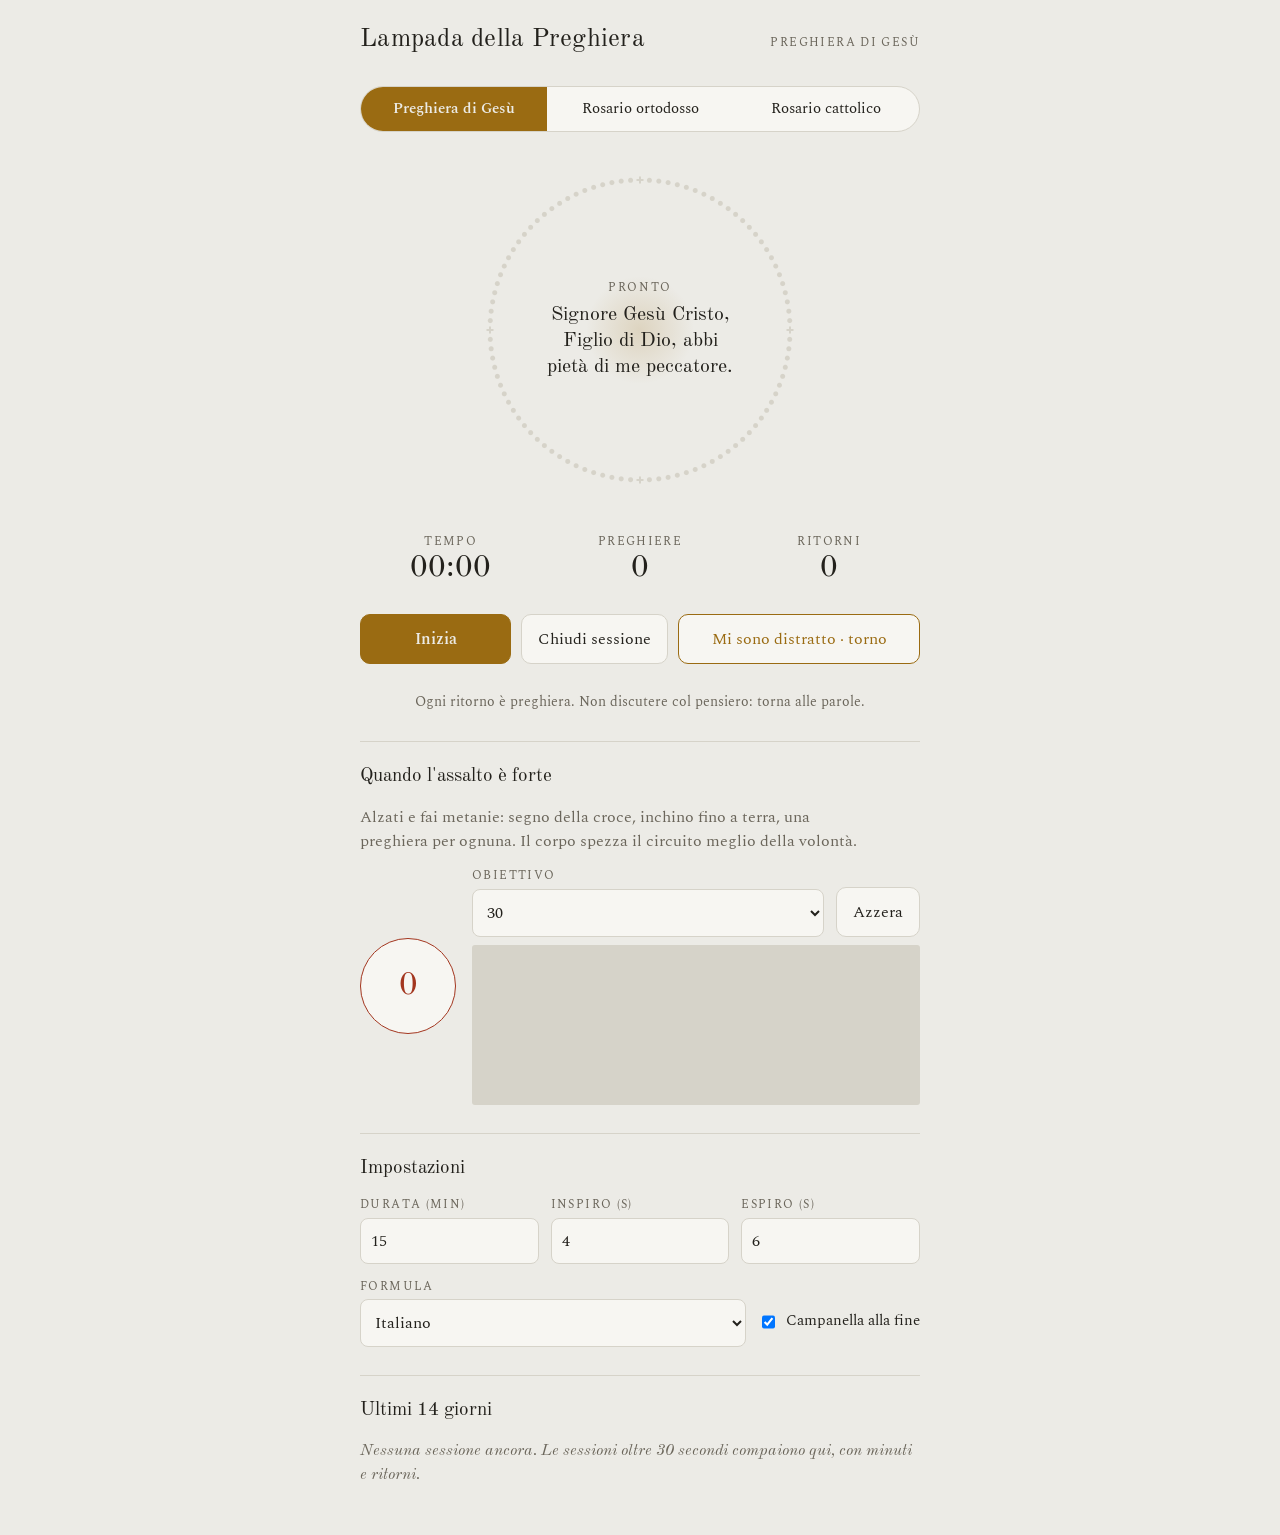
<file: lampada.html>
<!doctype html><html lang="it"><head><meta charset="utf-8"><meta name="viewport" content="width=device-width,initial-scale=1,viewport-fit=cover"><title>Lampada della Preghiera</title><link rel="stylesheet" href="fonts.css"><style>:root{padding-top:env(safe-area-inset-top,0px);padding-bottom:env(safe-area-inset-bottom,0px)}body{margin:0}img{max-width:100%}[hidden]{display:none!important}</style><style>
/* Layout: una colonna centrata come una cella monastica — lampada (respiro) in alto, strumenti sotto, registro in fondo */
:root{
  --bg:#ecebe6; --surface:#f7f6f2; --ink:#23211c; --muted:#6b665b; --line:#d6d3c9;
  --gold:#9a6b12; --gold-soft:#e7d6ae; --ember:#a3361f; --glow:rgba(154,107,18,.18);
  --f-display:"Old Standard TT", Georgia, "Times New Roman", serif;
  --f-body:"Spectral", Georgia, "Times New Roman", serif;
  color-scheme:light;
}
@media (prefers-color-scheme: dark){:root:not([data-theme="light"]){
  --bg:#0f1114; --surface:#171a1f; --ink:#ece6d6; --muted:#958d7a; --line:#2a2e35;
  --gold:#d9a845; --gold-soft:#3a3020; --ember:#e0704f; --glow:rgba(217,168,69,.22); color-scheme:dark}}
:root[data-theme="dark"]{
  --bg:#0f1114; --surface:#171a1f; --ink:#ece6d6; --muted:#958d7a; --line:#2a2e35;
  --gold:#d9a845; --gold-soft:#3a3020; --ember:#e0704f; --glow:rgba(217,168,69,.22); color-scheme:dark}

*{box-sizing:border-box}
body{background:var(--bg);color:var(--ink);font-family:var(--f-body);font-size:16px;line-height:1.5;
  padding-left:max(16px,env(safe-area-inset-left,0px));padding-right:max(16px,env(safe-area-inset-right,0px));padding-block:20px 48px}
.wrap{max-width:560px;margin:0 auto;display:flex;flex-direction:column;gap:28px}
header{display:flex;justify-content:space-between;align-items:baseline;gap:12px;flex-wrap:wrap}
h1{font-family:var(--f-display);font-weight:500;font-size:1.6rem;margin:0;text-wrap:balance;letter-spacing:.01em}
.label{font-size:.72rem;text-transform:uppercase;letter-spacing:.12em;color:var(--muted);font-weight:500}
.tabular{font-variant-numeric:tabular-nums}

/* Lampada / respiro */
.lamp{position:relative;display:grid;place-items:center;aspect-ratio:1;max-width:340px;width:100%;margin:0 auto}
.lamp canvas{position:absolute;inset:0;width:100%;height:100%}
.flame{width:46%;aspect-ratio:1;border-radius:50%;background:radial-gradient(circle,var(--glow) 0%,transparent 70%);
  transform:scale(.7);transition:transform 4s ease-in-out}
.center{position:absolute;inset:0;display:grid;place-items:center;text-align:center;padding:22%}
.phase{font-family:var(--f-display);font-size:1.25rem;line-height:1.3;text-wrap:balance}
.phase small{display:block;font-family:var(--f-body);font-size:.72rem;letter-spacing:.14em;text-transform:uppercase;color:var(--muted);margin-bottom:6px}

.stats{display:grid;grid-template-columns:repeat(3,1fr);gap:8px;text-align:center}
.stats b{display:block;font-family:var(--f-display);font-size:1.9rem;font-weight:500;line-height:1.1}

.controls{display:flex;gap:10px;flex-wrap:wrap}
button{font:inherit;cursor:pointer;border-radius:10px;border:1px solid var(--line);background:var(--surface);color:var(--ink);padding:12px 16px;min-height:48px}
button:focus-visible,input:focus-visible,select:focus-visible{outline:2px solid var(--gold);outline-offset:2px}
.primary{background:var(--gold);color:var(--bg);border-color:var(--gold);font-weight:700;flex:1 1 140px}
.return{flex:2 1 220px;border-color:var(--gold);color:var(--gold);font-weight:500}
.return:active{background:var(--gold-soft)}
.note{font-size:.9rem;color:var(--muted);min-height:1.4em;margin:0;text-align:center}

section.panel{border-top:1px solid var(--line);padding-top:20px;display:flex;flex-direction:column;gap:14px}
h2{font-family:var(--f-display);font-weight:500;font-size:1.2rem;margin:0}
.row{display:flex;gap:12px;flex-wrap:wrap;align-items:end}
.field{display:flex;flex-direction:column;gap:4px;flex:1 1 120px}
input,select{font:inherit;padding:10px;border-radius:8px;border:1px solid var(--line);background:var(--surface);color:var(--ink);min-height:44px}
p{margin:0}
.prose{color:var(--muted);max-width:65ch}

/* Metanie */
.met{display:flex;align-items:center;gap:16px;flex-wrap:wrap}
.met-btn{width:96px;height:96px;border-radius:50%;border-color:var(--ember);color:var(--ember);font-family:var(--f-display);font-size:2rem}
.met-btn:active{background:var(--gold-soft)}
.bar{height:6px;border-radius:3px;background:var(--line);overflow:hidden;flex:1 1 160px}
.bar i{display:block;height:100%;background:var(--ember);width:0;transition:width .3s}

/* Registro */
.log{display:flex;flex-direction:column;gap:6px}
.log-row{display:grid;grid-template-columns:5.5em 1fr 4.5em;gap:10px;align-items:center;font-size:.9rem}
.log-row .track{height:10px;border-radius:2px;background:var(--line);position:relative;overflow:hidden}
.log-row .track i{position:absolute;inset:0 auto 0 0;background:var(--gold)}
.log-row .r{color:var(--muted);text-align:right}
.empty{color:var(--muted);font-style:italic;font-family:var(--f-display)}
.toggle{display:flex;gap:8px;align-items:center;font-size:.95rem}
.modes{display:flex;border:1px solid var(--line);border-radius:999px;overflow:hidden;background:var(--surface)}
.modes button{flex:1;border:0;border-radius:0;min-height:44px;background:transparent;font-size:.95rem}
.modes button[aria-pressed="true"]{background:var(--gold);color:var(--bg);font-weight:700}
.rlamp{cursor:pointer;-webkit-tap-highlight-color:transparent}
.rlamp .center{padding:17%}
.rtext{font-family:var(--f-display);font-size:1.12rem;line-height:1.35;text-wrap:balance}
.rtext small{display:block;font-family:var(--f-body);font-size:.72rem;letter-spacing:.14em;text-transform:uppercase;color:var(--muted);margin-bottom:6px}
.rtext[lang="cu"]{font-size:1.05rem}
.mystery{border-top:1px solid var(--line);padding-top:16px;display:flex;flex-direction:column;gap:4px}
.mystery b{font-family:var(--f-display);font-weight:500;font-size:1.3rem;line-height:1.2}
.mystery .cu{color:var(--muted);font-family:var(--f-display)}
.mystery p{margin:0;color:var(--muted)}
html.no-tts .tts{display:none}
.modes button{line-height:1.2;padding:6px 8px}
.micbox{display:flex;flex-direction:column;align-items:center;gap:8px;text-align:center}
.mic{display:inline-flex;align-items:center;gap:10px;border:1px solid var(--ember);color:var(--ember);border-radius:999px;padding:10px 20px;min-height:48px;background:var(--surface);font-weight:500}
.mic svg{width:22px;height:22px;fill:none;stroke:currentColor;stroke-width:1.7;stroke-linecap:round}
.mic[aria-pressed="true"]{background:var(--ember);color:var(--bg)}
.mic[aria-pressed="true"] svg{animation:pulse 1.6s ease-in-out infinite}
@keyframes pulse{50%{opacity:.45}}
@media (prefers-reduced-motion:reduce){.mic[aria-pressed="true"] svg{animation:none}}
#r-heard{max-width:40ch}
input[type=range]{accent-color:var(--gold)}
@media (prefers-reduced-motion:reduce){.flame{transition:none}}
</style></head><body>

<div class="wrap">
  <header>
    <h1>Lampada della Preghiera</h1>
    <span class="label tabular" id="today">Preghiera di Gesù</span>
  </header>

  <div class="modes" role="group" aria-label="Modo di preghiera">
    <button id="mode-j" aria-pressed="true">Preghiera di Gesù</button>
    <button id="mode-o" aria-pressed="false">Rosario ortodosso</button>
    <button id="mode-c" aria-pressed="false">Rosario cattolico</button>
  </div>

  <div id="jesus" style="display:contents">
  <div class="lamp" aria-live="polite">
    <canvas id="beads" width="680" height="680" aria-hidden="true"></canvas>
    <div class="flame" id="flame"></div>
    <div class="center"><div class="phase" id="phase"><small>pronto</small>Signore Gesù Cristo, Figlio di Dio, abbi pietà di me peccatore</div></div>
  </div>

  <div class="stats">
    <div><span class="label">Tempo</span><b class="tabular" id="time">00:00</b></div>
    <div><span class="label">Preghiere</span><b class="tabular" id="count">0</b></div>
    <div><span class="label">Ritorni</span><b class="tabular" id="returns">0</b></div>
  </div>

  <div class="controls">
    <button class="primary" id="start">Inizia</button>
    <button id="reset">Chiudi sessione</button>
    <button class="return" id="ret">Mi sono distratto · torno</button>
  </div>
  <p class="note" id="note">Ogni ritorno è preghiera. Non discutere col pensiero: torna alle parole.</p>

  <section class="panel">
    <h2>Quando l'assalto è forte</h2>
    <p class="prose">Alzati e fai metanie: segno della croce, inchino fino a terra, una preghiera per ognuna. Il corpo spezza il circuito meglio della volontà.</p>
    <div class="met">
      <button class="met-btn tabular" id="met" aria-label="Conta una metania">0</button>
      <div style="flex:1 1 160px;display:flex;flex-direction:column;gap:8px">
        <div class="row">
          <div class="field"><label class="label" for="metGoal">Obiettivo</label>
            <select id="metGoal"><option>10</option><option selected>30</option><option>50</option><option>100</option></select></div>
          <button id="metReset">Azzera</button>
        </div>
        <div class="bar"><i id="metBar"></i></div>
      </div>
    </div>
  </section>

  <section class="panel">
    <h2>Impostazioni</h2>
    <div class="row">
      <div class="field"><label class="label" for="dur">Durata (min)</label><input id="dur" type="number" min="1" max="120" value="15"></div>
      <div class="field"><label class="label" for="inh">Inspiro (s)</label><input id="inh" type="number" min="2" max="12" value="4"></div>
      <div class="field"><label class="label" for="exh">Espiro (s)</label><input id="exh" type="number" min="2" max="14" value="6"></div>
    </div>
    <div class="row">
      <div class="field"><label class="label" for="form">Formula</label>
        <select id="form">
          <option value="it">Italiano</option>
          <option value="ru">Русский</option>
          <option value="short">Breve</option>
        </select></div>
      <label class="toggle"><input type="checkbox" id="bell" checked> Campanella alla fine</label>
    </div>
  </section>

  <section class="panel">
    <h2>Ultimi 14 giorni</h2>
    <div class="log" id="log"></div>
  </section>
  </div>

  <div id="rosary" hidden style="display:contents">
    <p class="prose" id="r-intro"></p>
    <div class="lamp rlamp" id="rlamp" role="button" tabindex="0" aria-label="Avanti di un grano">
      <canvas id="rbeads" width="680" height="680" aria-hidden="true"></canvas>
      <div class="center"><div class="rtext" id="rtext" aria-live="polite"></div></div>
    </div>
    <div class="stats">
      <div><span class="label">Decina</span><b class="tabular" id="r-dec">1</b></div>
      <div><span class="label">Grano</span><b class="tabular" id="r-ave">0</b></div>
      <div><span class="label" id="r-tot-l">Totale</span><b class="tabular" id="r-tot">0</b></div>
    </div>
    <div class="mystery">
      <span class="label" id="r-mlabel"></span>
      <b id="r-myst"></b>
      <span class="cu" id="r-myst-cu" lang="cu"></span>
      <p id="r-myst-d"></p>
    </div>
    <div class="controls">
      <button id="r-prev">Indietro</button>
      <button class="primary" id="r-next">Avanti</button>
      <button class="tts" id="r-say">Ascolta</button>
    </div>
    <div class="micbox" id="micbox">
      <button class="mic" id="r-mic" aria-pressed="false"><svg viewBox="0 0 24 24" aria-hidden="true"><rect x="9" y="3.5" width="6" height="11" rx="3"/><path d="M5.5 11.5a6.5 6.5 0 0 0 13 0M12 18v2.8M8.8 20.8h6.4"/></svg><span id="r-mic-l">Prega a voce</span></button>
      <p class="note" id="r-heard">Premi, poi prega ad alta voce: la lampada ti ascolta e passa al grano successivo quando finisci ogni preghiera.</p>
    </div>
    <section class="panel">
      <h2>Impostazioni del rosario</h2>
      <div class="row">
        <div class="field" id="r-set-f"><label class="label" for="r-set">Misteri</label>
          <select id="r-set"><option value="auto">Quelli del giorno</option><option value="gaudiosi">Gaudiosi</option><option value="luminosi">Luminosi</option><option value="dolorosi">Dolorosi</option><option value="gloriosi">Gloriosi</option></select></div>
        <div class="field" id="r-lang-f"><label class="label" for="r-lang">Lingua</label>
          <select id="r-lang"><option value="it">Italiano</option><option value="cu">Slavonico</option></select></div>
        <button id="r-reset">Ricomincia da capo</button>
      </div>
      <label class="toggle tts"><input type="checkbox" id="r-auto"> Leggi ad alta voce a ogni grano</label>
    </section>
    <section class="panel tts">
      <h2>Voce</h2>
      <div class="row">
        <div class="field"><label class="label" for="v-sel">Voce per questa lingua</label><select id="v-sel"></select></div>
        <div class="field"><label class="label" for="v-rate">Velocità <span id="v-rate-n"></span></label><input type="range" id="v-rate" min="0.7" max="1.1" step="0.05"></div>
      </div>
      <p class="prose">Le voci più umane si chiamano «Natural», «Avanzata», «Premium» o «Google». Su iPhone si scaricano da Impostazioni › Accessibilità › Contenuto letto › Voci; su Android dalle impostazioni di sintesi vocale di Google.</p>
    </section>
  </div>
</div>

<script>
const $=id=>document.getElementById(id);
const FORMS={
  it:["Signore Gesù Cristo, Figlio di Dio,","abbi pietà di me peccatore."],
  ru:["Господи Иисусе Христе, Сыне Божий,","помилуй мя грешнаго."],
  short:["Signore Gesù,","abbi pietà di me."]
};
const NOTES=["Ogni ritorno è preghiera.","Senza rimproverarti: torna alle parole.","Il pensiero è passato. La preghiera resta.","Umiltà, non irritazione.","Prendi il pensiero all'inizio, poi lascialo cadere."];
let st={running:false,elapsed:0,count:0,returns:0,met:0,last:0,phaseT:0,inhale:true};
let raf=null,wake=null,audio=null;

function load(k,d){try{const v=localStorage.getItem(k);return v?JSON.parse(v):d}catch(e){return d}}
function save(k,v){try{localStorage.setItem(k,JSON.stringify(v))}catch(e){}}
const cfg=load("lp_cfg",{dur:15,inh:4,exh:6,form:"it",bell:true});
["dur","inh","exh","form"].forEach(k=>{$(k).value=cfg[k];$(k).addEventListener("change",()=>{cfg[k]=k==="form"?$(k).value:Math.max(1,+$(k).value||1);save("lp_cfg",cfg);renderPhase()})});
$("bell").checked=cfg.bell;$("bell").addEventListener("change",()=>{cfg.bell=$("bell").checked;save("lp_cfg",cfg)});

function fmt(s){s=Math.floor(s);return String(Math.floor(s/60)).padStart(2,"0")+":"+String(s%60).padStart(2,"0")}
function renderPhase(){
  const f=FORMS[cfg.form]||FORMS.it;
  if(!st.running&&st.elapsed===0){$("phase").innerHTML="<small>pronto</small>"+f.join(" ");return}
  $("phase").innerHTML="<small>"+(st.inhale?"inspira":"espira")+"</small>"+(st.inhale?f[0]:f[1]);
  $("flame").style.transitionDuration=(st.inhale?cfg.inh:cfg.exh)+"s";
  $("flame").style.transform=st.inhale?"scale(1.25)":"scale(.7)";
}
function tick(t){
  if(!st.running)return;
  const dt=(t-st.last)/1000;st.last=t;st.elapsed+=dt;st.phaseT+=dt;
  const len=st.inhale?cfg.inh:cfg.exh;
  if(st.phaseT>=len){st.phaseT=0;if(!st.inhale){st.count++;$("count").textContent=st.count;drawBeads()}st.inhale=!st.inhale;renderPhase()}
  $("time").textContent=fmt(st.elapsed);
  if(st.elapsed>=cfg.dur*60){finish(true);return}
  raf=requestAnimationFrame(tick);
}
async function start(){
  if(st.running){st.running=false;cancelAnimationFrame(raf);$("start").textContent="Riprendi";releaseWake();return}
  st.running=true;st.last=performance.now();$("start").textContent="Pausa";
  if(!audio){try{audio=new (window.AudioContext||window.webkitAudioContext)()}catch(e){}}
  try{wake=await navigator.wakeLock.request("screen")}catch(e){}
  renderPhase();raf=requestAnimationFrame(tick);
}
function releaseWake(){try{wake&&wake.release()}catch(e){}wake=null}
function bell(){
  if(!cfg.bell||!audio)return;
  try{[0,2.2].forEach(d=>{const o=audio.createOscillator(),g=audio.createGain(),t=audio.currentTime+d;
    o.type="sine";o.frequency.value=528;g.gain.setValueAtTime(0,t);g.gain.linearRampToValueAtTime(.25,t+.02);g.gain.exponentialRampToValueAtTime(.001,t+3.5);
    o.connect(g).connect(audio.destination);o.start(t);o.stop(t+3.6)})}catch(e){}
}
function finish(done){
  st.running=false;cancelAnimationFrame(raf);releaseWake();
  if(st.elapsed>=30){
    const log=load("lp_log",{});const n0=new Date(),d=n0.getFullYear()+"-"+String(n0.getMonth()+1).padStart(2,"0")+"-"+String(n0.getDate()).padStart(2,"0");
    const e=log[d]||{min:0,ret:0,met:0,pr:0};
    e.min+=st.elapsed/60;e.ret+=st.returns;e.pr+=st.count;e.met+=st.met;log[d]=e;save("lp_log",log);
  }
  if(done){bell();$("note").textContent="Sessione compiuta. "+st.count+" preghiere, "+st.returns+" ritorni."}
  st={running:false,elapsed:0,count:0,returns:0,met:0,last:0,phaseT:0,inhale:true};
  $("time").textContent="00:00";$("count").textContent="0";$("returns").textContent="0";
  $("met").textContent="0";$("metBar").style.width="0";
  $("start").textContent="Inizia";$("flame").style.transform="scale(.7)";renderPhase();drawBeads();renderLog();
}
$("start").onclick=start;
$("reset").onclick=()=>finish(false);
$("ret").onclick=()=>{
  st.returns++;$("returns").textContent=st.returns;
  $("note").textContent=NOTES[st.returns%NOTES.length];
  if(!st.running&&st.elapsed===0)start();
  st.inhale=true;st.phaseT=0;renderPhase();
};
$("met").onclick=()=>{st.met++;$("met").textContent=st.met;$("metBar").style.width=Math.min(100,st.met/+$("metGoal").value*100)+"%";
  if(st.met===+$("metGoal").value){$("note").textContent="Metanie compiute. Torna alla preghiera seduto, lentamente.";bell()}};
$("metReset").onclick=()=>{st.met=0;$("met").textContent="0";$("metBar").style.width="0"};

/* Komboskini: 100 nodi, con croce ogni 25 */
function drawBeads(){
  const c=$("beads"),x=c.getContext("2d"),cs=getComputedStyle(document.documentElement);
  const gold=cs.getPropertyValue("--gold").trim(),line=cs.getPropertyValue("--line").trim();
  x.clearRect(0,0,680,680);const n=100,r=300,done=st.count%n;
  for(let i=0;i<n;i++){
    const a=-Math.PI/2+i/n*Math.PI*2,px=340+Math.cos(a)*r,py=340+Math.sin(a)*r;
    x.fillStyle=i<done?gold:line;
    if(i%25===0){x.fillRect(px-7,py-2,14,4);x.fillRect(px-2,py-7,4,14)}
    else{x.beginPath();x.arc(px,py,i<done?6:5,0,Math.PI*2);x.fill()}
  }
  if(st.count>=n){x.fillStyle=gold;x.font="400 22px 'Old Standard TT', Georgia, serif";x.textAlign="center";x.fillText("× "+Math.floor(st.count/n),340,620)}
}
function renderLog(){
  const log=load("lp_log",{}),el=$("log");el.innerHTML="";
  const days=[];for(let i=13;i>=0;i--){const d=new Date();d.setDate(d.getDate()-i);days.push(d.toISOString().slice(0,10))}
  const has=days.some(d=>log[d]);
  if(!has){el.innerHTML='<p class="empty">Nessuna sessione ancora. Le sessioni oltre 30 secondi compaiono qui, con minuti e ritorni.</p>';return}
  const max=Math.max(cfg.dur,...days.map(d=>log[d]?log[d].min:0));
  days.slice().reverse().forEach(d=>{
    const e=log[d];const dt=new Date(d+"T12:00");
    const row=document.createElement("div");row.className="log-row tabular";
    row.innerHTML='<span>'+dt.toLocaleDateString("it-IT",{weekday:"short",day:"numeric"})+'</span><span class="track"><i style="width:'+(e?e.min/max*100:0)+'%"></i></span><span class="r">'+(e?Math.round(e.min)+"′ · "+e.ret+"↺":"—")+'</span>';
    el.appendChild(row);
  });
}
const mq=window.matchMedia("(prefers-color-scheme: dark)");mq.addEventListener&&mq.addEventListener("change",()=>{drawBeads();if(!$("rosary").hidden)renderRosary()});
new MutationObserver(()=>{drawBeads();if(!$("rosary").hidden)renderRosary()}).observe(document.documentElement,{attributes:true,attributeFilter:["data-theme"]});
document.addEventListener("visibilitychange",async()=>{if(document.visibilityState==="visible"&&st.running){try{wake=await navigator.wakeLock.request("screen")}catch(e){}}});
renderPhase();drawBeads();renderLog();

/* ---------- Rosari: ortodosso (regola della Madre di Dio) e cattolico ---------- */
const RT = {
  pn: {it: "Padre nostro, che sei nei cieli, sia santificato il tuo nome, venga il tuo regno, sia fatta la tua volontà, come in cielo così in terra. Dacci oggi il nostro pane quotidiano, e rimetti a noi i nostri debiti come noi li rimettiamo ai nostri debitori, e non ci indurre in tentazione, ma liberaci dal maligno.",
       cu: "Отче наш, Иже еси на небесех! Да святится имя Твое, да приидет Царствие Твое, да будет воля Твоя, яко на небеси и на земли. Хлеб наш насущный даждь нам днесь; и остави нам долги наша, якоже и мы оставляем должником нашим; и не введи нас во искушение, но избави нас от лукаваго."},
  ave: {it: "Madre di Dio Vergine, rallegrati, Maria piena di grazia, il Signore è con te. Benedetta tu fra le donne e benedetto il frutto del tuo grembo, perché hai partorito il Salvatore delle anime nostre.",
        cu: "Богородице Дево, радуйся, Благодатная Марие, Господь с Тобою; благословена Ты в женах, и благословен плод чрева Твоего, яко Спаса родила еси душ наших."},
  end: {it: "È veramente giusto proclamare beata te, Madre di Dio, sempre beata e tutta immacolata e Madre del nostro Dio. Più venerabile dei cherubini e incomparabilmente più gloriosa dei serafini, tu che senza corruzione hai generato Dio Verbo, vera Madre di Dio, noi ti magnifichiamo.",
        cu: "Достойно есть яко воистину блажити Тя, Богородицу, Присноблаженную и Пренепорочную и Матерь Бога нашего. Честнейшую Херувим и славнейшую без сравнения Серафим, без истления Бога Слова рождшую, сущую Богородицу Тя величаем."}
};
// Catholic prayers in the form used in Italy (Padre nostro as in the 2020 Messale)
const RC = {
  inizio: "Nel nome del Padre e del Figlio e dello Spirito Santo. Amen. O Dio, vieni a salvarmi. Signore, vieni presto in mio aiuto. Gloria al Padre e al Figlio e allo Spirito Santo. Come era nel principio, ora e sempre, nei secoli dei secoli. Amen.",
  credo: "Io credo in Dio, Padre onnipotente, creatore del cielo e della terra; e in Gesù Cristo, suo unico Figlio, nostro Signore, il quale fu concepito di Spirito Santo, nacque da Maria Vergine, patì sotto Ponzio Pilato, fu crocifisso, morì e fu sepolto; discese agli inferi; il terzo giorno risuscitò da morte; salì al cielo, siede alla destra di Dio Padre onnipotente; di là verrà a giudicare i vivi e i morti. Credo nello Spirito Santo, la santa Chiesa cattolica, la comunione dei santi, la remissione dei peccati, la risurrezione della carne, la vita eterna. Amen.",
  pn: "Padre nostro, che sei nei cieli, sia santificato il tuo nome, venga il tuo regno, sia fatta la tua volontà, come in cielo così in terra. Dacci oggi il nostro pane quotidiano, e rimetti a noi i nostri debiti come anche noi li rimettiamo ai nostri debitori, e non abbandonarci alla tentazione, ma liberaci dal male. Amen.",
  ave: "Ave, o Maria, piena di grazia, il Signore è con te. Tu sei benedetta fra le donne e benedetto è il frutto del tuo seno, Gesù. Santa Maria, Madre di Dio, prega per noi peccatori, adesso e nell'ora della nostra morte. Amen.",
  gloria: "Gloria al Padre e al Figlio e allo Spirito Santo. Come era nel principio, ora e sempre, nei secoli dei secoli. Amen.",
  gesu: "O Gesù, perdona le nostre colpe, preservaci dal fuoco dell'inferno, porta in cielo tutte le anime, specialmente le più bisognose della tua misericordia.",
  salve: "Salve, Regina, madre di misericordia, vita, dolcezza e speranza nostra, salve. A te ricorriamo, esuli figli di Eva; a te sospiriamo, gementi e piangenti in questa valle di lacrime. Orsù dunque, avvocata nostra, rivolgi a noi gli occhi tuoi misericordiosi. E mostraci, dopo questo esilio, Gesù, il frutto benedetto del tuo seno. O clemente, o pia, o dolce Vergine Maria."
};
const MYST_O = [
  ["La Natività della Madre di Dio", "Рождество Богородицы", "Nasce da Gioacchino e Anna la madre del Signore."],
  ["L'Ingresso della Madre di Dio al Tempio", "Введение во храм Богородицы", "Bambina, è offerta a Dio nel Tempio di Gerusalemme."],
  ["L'Annunciazione", "Благовещение", "«Ecco la serva del Signore»: Luca 1,26-38."],
  ["La visita a santa Elisabetta", "Встреча с праведной Елисаветой", "Il bambino sussulta nel grembo di Elisabetta: Luca 1,39-56."],
  ["La Natività di Cristo", "Рождество Христово", "Il Verbo nasce a Betlemme: Luca 2,1-20."],
  ["L'Incontro del Signore nel Tempio", "Сретение Господне", "Simeone accoglie il Bambino tra le braccia: Luca 2,22-38."],
  ["La fuga in Egitto", "Бегство во Египет", "Giuseppe porta il Bambino e sua madre in esilio: Matteo 2,13-15."],
  ["Gesù dodicenne ritrovato nel Tempio", "Обретение Отрока Иисуса во храме", "«Non sapevate che devo occuparmi delle cose del Padre mio?»: Luca 2,41-52."],
  ["Le nozze di Cana", "Чудо в Кане Галилейской", "«Fate tutto quello che vi dirà»: Giovanni 2,1-11."],
  ["La Madre di Dio presso la Croce", "Предстояние у Креста", "«Donna, ecco tuo figlio»: Giovanni 19,25-27."],
  ["La Risurrezione di Cristo", "Воскресение Христово", "Cristo è risorto dai morti."],
  ["L'Ascensione del Signore", "Вознесение Господне", "Sale al cielo davanti agli apostoli: Atti 1,9-11."],
  ["La discesa dello Spirito Santo", "Сошествие Святаго Духа", "Con gli apostoli, in preghiera con Maria, scende lo Spirito: Atti 1,14 e 2,1-4."],
  ["La Dormizione della Madre di Dio", "Успение Богородицы", "Il Figlio accoglie l'anima di sua madre."],
  ["La gloria della Madre di Dio", "Прославление Богородицы", "La sua intercessione e la sua protezione su chi la invoca."]
];
const MYST_C = {
  gaudiosi: {adj: "gaudioso", name: "Misteri gaudiosi", days: "il lunedì e il sabato", list: [
    ["L'annunciazione dell'angelo a Maria", "Luca 1,26-38"], ["La visita di Maria a santa Elisabetta", "Luca 1,39-56"],
    ["La nascita di Gesù a Betlemme", "Luca 2,1-20"], ["La presentazione di Gesù al Tempio", "Luca 2,22-38"], ["Il ritrovamento di Gesù nel Tempio", "Luca 2,41-52"]]},
  luminosi: {adj: "luminoso", name: "Misteri luminosi", days: "il giovedì", list: [
    ["Il battesimo di Gesù nel Giordano", "Matteo 3,13-17"], ["Le nozze di Cana", "Giovanni 2,1-11"],
    ["L'annuncio del Regno di Dio e l'invito alla conversione", "Marco 1,14-15"], ["La trasfigurazione", "Matteo 17,1-8"], ["L'istituzione dell'Eucaristia", "Matteo 26,26-29"]]},
  dolorosi: {adj: "doloroso", name: "Misteri dolorosi", days: "il martedì e il venerdì", list: [
    ["L'agonia di Gesù nell'orto degli ulivi", "Luca 22,39-46"], ["La flagellazione", "Giovanni 19,1"],
    ["La coronazione di spine", "Matteo 27,27-31"], ["Gesù sale al Calvario portando la croce", "Giovanni 19,16-17"], ["La crocifissione e la morte di Gesù", "Luca 23,33-46"]]},
  gloriosi: {adj: "glorioso", name: "Misteri gloriosi", days: "il mercoledì e la domenica", list: [
    ["La risurrezione di Gesù", "Matteo 28,1-10"], ["L'ascensione di Gesù al cielo", "Atti 1,9-11"],
    ["La discesa dello Spirito Santo", "Atti 2,1-4"], ["L'assunzione di Maria al cielo", "dalla tradizione della Chiesa"], ["L'incoronazione di Maria regina del cielo e della terra", "Apocalisse 12,1"]]}
};
const WEEK_SET = ["gloriosi", "gaudiosi", "dolorosi", "gloriosi", "luminosi", "dolorosi", "gaudiosi"];
const ORD = ["Primo","Secondo","Terzo","Quarto","Quinto","Sesto","Settimo","Ottavo","Nono","Decimo","Undicesimo","Dodicesimo","Tredicesimo","Quattordicesimo","Quindicesimo"];

// voice recognition keys: words that close each prayer (without accents)
const K = {o_pn: {it: ["maligno", "male"], ru: ["лукав"]}, o_ave: {it: ["anime nostre", "nostre"], ru: ["душ наших", "наших"]}, o_end: {it: ["magnifichiamo"], ru: ["величаем"]}};

function stepsOrth(){
  const out = [];
  for (let d = 0; d < 15; d++) {
    out.push({head: "Padre nostro", t: RT.pn, d, big: true, keys: K.o_pn});
    for (let a = 1; a <= 10; a++) out.push({head: "Madre di Dio Vergine · " + a + " di 10", t: RT.ave, d, ave: a, keys: K.o_ave});
  }
  out.push({head: "Conclusione", t: RT.end, d: null, big: true, end: true, keys: K.o_end});
  return out;
}
function cathSet(){ const v = ros.c.set; return v && v !== "auto" ? v : WEEK_SET[new Date().getDay()]; }
function stepsCath(){
  const it = t => ({it: t});
  const out = [
    {head: "Inizio", t: it(RC.inizio), d: null, big: true, pre: true, keys: {it: ["secoli"]}},
    {head: "Credo", t: it(RC.credo), d: null, big: true, pre: true, keys: {it: ["eterna"]}},
    {head: "Padre nostro", t: it(RC.pn), d: null, big: true, pre: true, keys: {it: ["male"]}},
    {head: "Ave Maria · per la fede", t: it(RC.ave), d: null, pre: true, keys: {it: ["morte"]}},
    {head: "Ave Maria · per la speranza", t: it(RC.ave), d: null, pre: true, keys: {it: ["morte"]}},
    {head: "Ave Maria · per la carità", t: it(RC.ave), d: null, pre: true, keys: {it: ["morte"]}},
    {head: "Gloria", t: it(RC.gloria), d: null, big: true, pre: true, keys: {it: ["secoli"]}}
  ];
  for (let d = 0; d < 5; d++) {
    out.push({head: "Padre nostro", t: it(RC.pn), d, big: true, keys: {it: ["male"]}});
    for (let a = 1; a <= 10; a++) out.push({head: "Ave Maria · " + a + " di 10", t: it(RC.ave), d, ave: a, keys: {it: ["morte"]}});
    out.push({head: "Gloria e «O Gesù»", t: it(RC.gloria + " " + RC.gesu), d, keys: {it: ["secoli", "misericordia"]}});
  }
  out.push({head: "Salve Regina", t: it(RC.salve), d: null, big: true, end: true, keys: {it: ["vergine maria", "dolce"]}});
  return out;
}

const ros = Object.assign({mode: "j", o: {step: 0, lang: "it"}, c: {step: 0, set: "auto"}, auto: false}, load("lp_ros2", {}));
(function migrate(){ const old = load("lp_rosary", null); if (old && !load("lp_ros2", null)) { ros.o.step = old.step || 0; ros.o.lang = old.lang || "it"; ros.auto = !!old.auto; } })();
function rsave(){ save("lp_ros2", ros); }
function kind(){ return ros.mode === "c" ? "c" : "o"; }
function steps(){ return kind() === "c" ? stepsCath() : stepsOrth(); }
function rstate(){ return ros[kind()]; }
function rlang(){ return kind() === "c" ? "it" : ros.o.lang; }

function renderRosary(){
  const all = steps(), st = rstate();
  st.step = Math.max(0, Math.min(all.length - 1, st.step));
  const s = all[st.step], L = rlang();
  $("rtext").setAttribute("lang", L);
  $("rtext").innerHTML = "<small>" + s.head + "</small>" + (s.t[L] || s.t.it);
  const done = all.slice(0, st.step).filter(x => x.ave || (x.pre && /Ave/.test(x.head))).length;
  $("r-dec").textContent = s.d == null ? "–" : s.d + 1;
  $("r-ave").textContent = s.ave || 0;
  $("r-tot").textContent = done + " / " + (kind() === "c" ? 53 : 150);
  if (kind() === "o") {
    $("r-intro").textContent = "La regola della Madre di Dio: centocinquanta volte «Madre di Dio Vergine, rallegrati», in quindici decine, ognuna aperta dal Padre nostro e da un evento della sua vita. San Serafino di Sarov la raccomandava; i quindici misteri seguono lo schema diffuso dal vescovo Serafino Zvezdinskij.";
    if (s.end) { $("r-mlabel").textContent = "Compiuto"; $("r-myst").textContent = "Centocinquanta volte: rallegrati"; $("r-myst-cu").textContent = ""; $("r-myst-d").textContent = "Concludi con «È veramente giusto»."; }
    else { const m = MYST_O[s.d]; $("r-mlabel").textContent = ORD[s.d] + " mistero"; $("r-myst").textContent = m[0]; $("r-myst-cu").textContent = m[1]; $("r-myst-d").textContent = m[2]; }
  } else {
    const set = MYST_C[cathSet()];
    $("r-intro").textContent = "Il Rosario: cinque decine di Ave Maria, ognuna con il suo mistero, aperte dal Padre nostro e chiuse dal Gloria. Oggi la Chiesa propone i " + set.name.toLowerCase() + ".";
    $("r-myst-cu").textContent = "";
    if (s.pre) { $("r-mlabel").textContent = "Introduzione"; $("r-myst").textContent = set.name; $("r-myst-d").textContent = "Si recitano " + set.days + "."; }
    else if (s.end) { $("r-mlabel").textContent = "Conclusione"; $("r-myst").textContent = "Salve Regina"; $("r-myst-d").textContent = "Poi il segno della croce."; }
    else { const m = set.list[s.d]; $("r-mlabel").textContent = ORD[s.d] + " mistero " + set.adj; $("r-myst").textContent = m[0]; $("r-myst-d").textContent = m[1]; }
  }
  $("r-set-f").hidden = kind() !== "c"; $("r-lang-f").hidden = kind() !== "o";
  $("r-set").value = ros.c.set; $("r-lang").value = ros.o.lang; $("r-auto").checked = !!ros.auto;
  drawRosary(all, st.step);
  fillVoice();
}
function drawRosary(all, step){
  const c = $("rbeads"), x = c.getContext("2d"), cs = getComputedStyle(document.documentElement);
  const gold = cs.getPropertyValue("--gold").trim(), line = cs.getPropertyValue("--line").trim(), ember = cs.getPropertyValue("--ember").trim();
  x.clearRect(0, 0, 680, 680);
  const n = all.length, r = 305;
  for (let i = 0; i < n; i++) {
    const a = -Math.PI / 2 + (i + 0.5) / n * Math.PI * 2, px = 340 + Math.cos(a) * r, py = 340 + Math.sin(a) * r;
    x.fillStyle = i === step ? ember : i < step ? gold : line;
    const rad = all[i].big ? (n < 100 ? 11 : 8.5) : (i === step ? 7 : (n < 100 ? 6 : 4.6));
    x.beginPath(); x.arc(px, py, rad, 0, Math.PI * 2); x.fill();
  }
}
function rGo(d){
  const all = steps(), st = rstate();
  const before = st.step;
  st.step = Math.max(0, Math.min(all.length - 1, st.step + d));
  rsave(); renderRosary();
  if (d > 0 && st.step === all.length - 1 && before !== st.step) bell();
  if (ros.auto && d > 0 && !listening) rSpeak();
}
function rSpeak(){
  const s = steps()[rstate().step], L = rlang();
  speakText(s.t[L] || s.t.it, L === "it" ? "it" : "ru");
}

/* ---------- voices ---------- */
const HAS_TTS = typeof window.speechSynthesis !== "undefined" && typeof window.SpeechSynthesisUtterance === "function";
if (!HAS_TTS) document.documentElement.classList.add("no-tts");
const VKEY = "men:voice";
function vprefs(){ try { return Object.assign({it: "", ru: "", rate: 0.9}, JSON.parse(localStorage.getItem(VKEY) || "{}")); } catch (e) { return {it: "", ru: "", rate: 0.9}; } }
function vsave(p){ try { localStorage.setItem(VKEY, JSON.stringify(p)); } catch (e) {} }
function voicesFor(pre){ try { return speechSynthesis.getVoices().filter(v => (v.lang || "").toLowerCase().replace("_", "-").startsWith(pre)); } catch (e) { return []; } }
const VGOOD = /natural|neural|enhanced|premium|avanzat|online|google|siri|wavenet|journey|studio/i;
const VFEM = /alice|federica|elsa|isabella|paola|emma|chiara|bianca|carla|giorgia|serena|valentina|silvia|milena|katya|katerina|svetlana|dariya|daria|irina|alena|ekaterina|tatyana|yuliya|female|donna/i;
function bestVoice(pre, localOnly){
  const vs = voicesFor(pre), chosen = vs.find(v => v.name === vprefs()[pre]);
  if (chosen && !(localOnly && !chosen.localService)) return chosen;
  const pool = localOnly ? vs.filter(v => v.localService) : vs;
  return pool.map(v => [(VGOOD.test(v.name) ? 4 : 0) + (VFEM.test(v.name) ? 2 : 0) + (v.localService ? 1 : 0), v]).sort((a, b) => b[0] - a[0]).map(x => x[1])[0] || null;
}
function speakText(text, pre, localOnly){
  if (!HAS_TTS) return;
  try {
    if (!localOnly) speechSynthesis.cancel();
    const u = new SpeechSynthesisUtterance(text);
    u.lang = pre === "it" ? "it-IT" : "ru-RU";
    const v = bestVoice(pre, localOnly || navigator.onLine === false); if (v) u.voice = v;
    const rate = Number(vprefs().rate) || 0.9;
    u.rate = pre === "it" ? rate : rate * 0.95;
    u.onerror = e => { if (v && !v.localService && !localOnly && e.error !== "interrupted" && e.error !== "canceled") speakText(text, pre, true); };
    speechSynthesis.speak(u);
  } catch (e) {}
}
function fillVoice(){
  if (!HAS_TTS) return;
  const pre = rlang() === "it" ? "it" : "ru", vs = voicesFor(pre), auto = bestVoice(pre, false), p = vprefs();
  $("v-sel").innerHTML = `<option value="">Automatica${auto ? " · " + auto.name : ""}</option>` + vs.map(v => `<option>${v.name}</option>`).join("");
  $("v-sel").value = vs.some(v => v.name === p[pre]) ? p[pre] : "";
  $("v-rate").value = p.rate; $("v-rate-n").textContent = "×" + Number(p.rate).toFixed(2);
}
if (HAS_TTS) {
  $("v-sel").onchange = () => { const p = vprefs(); p[rlang() === "it" ? "it" : "ru"] = $("v-sel").value; vsave(p); rSpeak(); };
  $("v-rate").oninput = () => { const p = vprefs(); p.rate = Number($("v-rate").value); vsave(p); $("v-rate-n").textContent = "×" + p.rate.toFixed(2); };
  try { speechSynthesis.addEventListener("voiceschanged", fillVoice); } catch (e) {}
}

/* ---------- praying aloud: speech recognition moves the beads ---------- */
const SR = window.SpeechRecognition || window.webkitSpeechRecognition;
let rec = null, listening = false, heardBuf = "";
function norm(t){ return String(t).toLowerCase().normalize("NFD").replace(/[̀-ͯ]/g, "").replace(/[^a-zЀ-ӿ0-9\s]/g, " ").replace(/\s+/g, " ").trim(); }
function wordsIn(t){ const n = norm(t); return n ? n.split(" ").length : 0; }
function micMsg(t){ $("r-heard").textContent = t; }
function setMic(on){
  listening = on;
  $("r-mic").setAttribute("aria-pressed", String(on));
  $("r-mic-l").textContent = on ? "Ti ascolto · tocca per fermare" : "Prega a voce";
}
function consume(){
  // advance once for every prayer whose closing words have been heard
  for (let guard = 0; guard < 12; guard++) {
    const all = steps(), s = all[rstate().step], L = rlang() === "it" ? "it" : "ru";
    const keys = (s.keys[L] || s.keys.it || []).map(norm);
    const buf = norm(heardBuf), need = Math.max(3, Math.round(wordsIn(s.t[rlang()] || s.t.it) * 0.35));
    let cut = -1;
    for (const k of keys) {
      // a closing word counts at the start of a word ("лукав" matches "лукавого"), and only once enough of the prayer was heard
      let from = 0, idx;
      while ((idx = buf.indexOf(k, from)) !== -1) {
        const atWord = idx === 0 || buf[idx - 1] === " ";
        if (atWord && wordsIn(buf.slice(0, idx)) + 1 >= need) {
          const sp = buf.indexOf(" ", idx + k.length);
          cut = sp === -1 ? buf.length : sp;
          break;
        }
        from = idx + 1;
      }
      if (cut !== -1) break;
    }
    if (cut === -1) return;
    heardBuf = buf.slice(cut);
    const last = rstate().step >= all.length - 1;
    rGo(1);
    if (last) { stopListening(); micMsg("Rosario compiuto."); return; }
  }
}
function startListening(){
  if (!SR) { micMsg("Questo browser non riconosce la voce. Funziona con Chrome su Android e sul computer, e con Safari su iPhone."); return; }
  if (window.claude) { micMsg("Dentro Claude il microfono non è disponibile: usa l'app installata sul telefono."); return; }
  try { speechSynthesis.cancel(); } catch (e) {}
  rec = new SR();
  rec.lang = rlang() === "it" ? "it-IT" : "ru-RU";
  rec.continuous = true; rec.interimResults = true; rec.maxAlternatives = 1;
  heardBuf = "";
  rec.onresult = e => {
    let fin = "", interim = "";
    for (let i = e.resultIndex; i < e.results.length; i++) {
      if (e.results[i].isFinal) fin += " " + e.results[i][0].transcript; else interim += " " + e.results[i][0].transcript;
    }
    if (fin) { heardBuf += " " + fin; consume(); }
    const shown = (fin || interim).trim();
    if (shown && listening) micMsg("«" + shown.slice(-90) + "»");
  };
  rec.onerror = e => {
    if (e.error === "not-allowed" || e.error === "service-not-allowed") { setMic(false); micMsg("Il microfono non è consentito: abilitalo per questa app nelle impostazioni del browser."); }
    else if (e.error === "network") { setMic(false); micMsg("Il riconoscimento vocale ha bisogno della connessione su questo dispositivo."); }
    else if (e.error === "language-not-supported") { setMic(false); micMsg("Questa lingua non è riconosciuta dal dispositivo."); }
  };
  rec.onend = () => { if (listening) { try { rec.start(); } catch (e) {} } };
  try { rec.start(); setMic(true); micMsg("Ti ascolto. Prega con calma: avanzo quando finisci ogni preghiera."); } catch (e) { micMsg("Non riesco ad avviare il microfono."); }
}
function stopListening(){ setMic(false); try { rec && rec.stop(); } catch (e) {} rec = null; }
$("r-mic").onclick = () => listening ? stopListening() : startListening();
if (!SR) micMsg("Il riconoscimento vocale non è disponibile in questo browser.");
else if (window.claude) micMsg("Il riconoscimento vocale funziona nell'app installata sul telefono, non dentro Claude.");

/* ---------- modes ---------- */
function setMode(m){
  if (listening) stopListening();
  ros.mode = m; rsave();
  $("mode-j").setAttribute("aria-pressed", String(m === "j"));
  $("mode-o").setAttribute("aria-pressed", String(m === "o"));
  $("mode-c").setAttribute("aria-pressed", String(m === "c"));
  $("jesus").hidden = m !== "j"; $("jesus").style.display = m === "j" ? "contents" : "none";
  $("rosary").hidden = m === "j"; $("rosary").style.display = m === "j" ? "none" : "contents";
  $("today").textContent = m === "j" ? "Preghiera di Gesù" : m === "o" ? "Rosario della Madre di Dio" : "Santo Rosario";
  if (m !== "j") renderRosary();
}
function unlockAudio(){ if (!audio) { try { audio = new (window.AudioContext || window.webkitAudioContext)(); } catch (e) {} } }
$("mode-j").onclick = () => setMode("j");
$("mode-o").onclick = () => { unlockAudio(); setMode("o"); };
$("mode-c").onclick = () => { unlockAudio(); setMode("c"); };
$("r-next").onclick = () => rGo(1);
$("r-prev").onclick = () => rGo(-1);
$("rlamp").onclick = () => rGo(1);
$("rlamp").onkeydown = e => { if (e.key === "Enter" || e.key === " ") { e.preventDefault(); rGo(1); } };
$("r-say").onclick = rSpeak;
$("r-reset").onclick = () => { rstate().step = 0; rsave(); renderRosary(); };
$("r-lang").onchange = () => { ros.o.lang = $("r-lang").value; rsave(); if (listening) { stopListening(); startListening(); } renderRosary(); };
$("r-set").onchange = () => { ros.c.set = $("r-set").value; rsave(); renderRosary(); };
$("r-auto").onchange = () => { ros.auto = $("r-auto").checked; rsave(); };
setMode(["j", "o", "c"].includes(ros.mode) ? ros.mode : "j");
</script>
</body></html>
</file>
<file: fonts.css>
@font-face{font-family:'Old Standard TT';font-style:normal;font-weight:400;font-display:swap;src:url(fonts/old-standard-tt-cyrillic-ext-400-normal.woff2) format('woff2');unicode-range:U+0460-052F,U+1C80-1C8A,U+20B4,U+2DE0-2DFF,U+A640-A69F,U+FE2E-FE2F}
@font-face{font-family:'Old Standard TT';font-style:normal;font-weight:400;font-display:swap;src:url(fonts/old-standard-tt-cyrillic-400-normal.woff2) format('woff2');unicode-range:U+0301,U+0400-045F,U+0490-0491,U+04B0-04B1,U+2116}
@font-face{font-family:'Old Standard TT';font-style:normal;font-weight:400;font-display:swap;src:url(fonts/old-standard-tt-latin-ext-400-normal.woff2) format('woff2');unicode-range:U+0100-02BA,U+02BD-02C5,U+02C7-02CC,U+02CE-02D7,U+02DD-02FF,U+0304,U+0308,U+0329,U+1D00-1DBF,U+1E00-1E9F,U+1EF2-1EFF,U+2020,U+20A0-20AB,U+20AD-20C0,U+2113,U+2C60-2C7F,U+A720-A7FF}
@font-face{font-family:'Old Standard TT';font-style:normal;font-weight:400;font-display:swap;src:url(fonts/old-standard-tt-latin-400-normal.woff2) format('woff2');unicode-range:U+0000-00FF,U+0131,U+0152-0153,U+02BB-02BC,U+02C6,U+02DA,U+02DC,U+0304,U+0308,U+0329,U+2000-206F,U+20AC,U+2122,U+2191,U+2193,U+2212,U+2215,U+FEFF,U+FFFD}
@font-face{font-family:'Old Standard TT';font-style:italic;font-weight:400;font-display:swap;src:url(fonts/old-standard-tt-cyrillic-ext-400-italic.woff2) format('woff2');unicode-range:U+0460-052F,U+1C80-1C8A,U+20B4,U+2DE0-2DFF,U+A640-A69F,U+FE2E-FE2F}
@font-face{font-family:'Old Standard TT';font-style:italic;font-weight:400;font-display:swap;src:url(fonts/old-standard-tt-cyrillic-400-italic.woff2) format('woff2');unicode-range:U+0301,U+0400-045F,U+0490-0491,U+04B0-04B1,U+2116}
@font-face{font-family:'Old Standard TT';font-style:italic;font-weight:400;font-display:swap;src:url(fonts/old-standard-tt-latin-ext-400-italic.woff2) format('woff2');unicode-range:U+0100-02BA,U+02BD-02C5,U+02C7-02CC,U+02CE-02D7,U+02DD-02FF,U+0304,U+0308,U+0329,U+1D00-1DBF,U+1E00-1E9F,U+1EF2-1EFF,U+2020,U+20A0-20AB,U+20AD-20C0,U+2113,U+2C60-2C7F,U+A720-A7FF}
@font-face{font-family:'Old Standard TT';font-style:italic;font-weight:400;font-display:swap;src:url(fonts/old-standard-tt-latin-400-italic.woff2) format('woff2');unicode-range:U+0000-00FF,U+0131,U+0152-0153,U+02BB-02BC,U+02C6,U+02DA,U+02DC,U+0304,U+0308,U+0329,U+2000-206F,U+20AC,U+2122,U+2191,U+2193,U+2212,U+2215,U+FEFF,U+FFFD}
@font-face{font-family:'Old Standard TT';font-style:normal;font-weight:700;font-display:swap;src:url(fonts/old-standard-tt-cyrillic-ext-700-normal.woff2) format('woff2');unicode-range:U+0460-052F,U+1C80-1C8A,U+20B4,U+2DE0-2DFF,U+A640-A69F,U+FE2E-FE2F}
@font-face{font-family:'Old Standard TT';font-style:normal;font-weight:700;font-display:swap;src:url(fonts/old-standard-tt-cyrillic-700-normal.woff2) format('woff2');unicode-range:U+0301,U+0400-045F,U+0490-0491,U+04B0-04B1,U+2116}
@font-face{font-family:'Old Standard TT';font-style:normal;font-weight:700;font-display:swap;src:url(fonts/old-standard-tt-latin-ext-700-normal.woff2) format('woff2');unicode-range:U+0100-02BA,U+02BD-02C5,U+02C7-02CC,U+02CE-02D7,U+02DD-02FF,U+0304,U+0308,U+0329,U+1D00-1DBF,U+1E00-1E9F,U+1EF2-1EFF,U+2020,U+20A0-20AB,U+20AD-20C0,U+2113,U+2C60-2C7F,U+A720-A7FF}
@font-face{font-family:'Old Standard TT';font-style:normal;font-weight:700;font-display:swap;src:url(fonts/old-standard-tt-latin-700-normal.woff2) format('woff2');unicode-range:U+0000-00FF,U+0131,U+0152-0153,U+02BB-02BC,U+02C6,U+02DA,U+02DC,U+0304,U+0308,U+0329,U+2000-206F,U+20AC,U+2122,U+2191,U+2193,U+2212,U+2215,U+FEFF,U+FFFD}
@font-face{font-family:'Spectral';font-style:normal;font-weight:400;font-display:swap;src:url(fonts/spectral-cyrillic-ext-400-normal.woff2) format('woff2');unicode-range:U+0460-052F,U+1C80-1C8A,U+20B4,U+2DE0-2DFF,U+A640-A69F,U+FE2E-FE2F}
@font-face{font-family:'Spectral';font-style:normal;font-weight:400;font-display:swap;src:url(fonts/spectral-cyrillic-400-normal.woff2) format('woff2');unicode-range:U+0301,U+0400-045F,U+0490-0491,U+04B0-04B1,U+2116}
@font-face{font-family:'Spectral';font-style:normal;font-weight:400;font-display:swap;src:url(fonts/spectral-latin-ext-400-normal.woff2) format('woff2');unicode-range:U+0100-02BA,U+02BD-02C5,U+02C7-02CC,U+02CE-02D7,U+02DD-02FF,U+0304,U+0308,U+0329,U+1D00-1DBF,U+1E00-1E9F,U+1EF2-1EFF,U+2020,U+20A0-20AB,U+20AD-20C0,U+2113,U+2C60-2C7F,U+A720-A7FF}
@font-face{font-family:'Spectral';font-style:normal;font-weight:400;font-display:swap;src:url(fonts/spectral-latin-400-normal.woff2) format('woff2');unicode-range:U+0000-00FF,U+0131,U+0152-0153,U+02BB-02BC,U+02C6,U+02DA,U+02DC,U+0304,U+0308,U+0329,U+2000-206F,U+20AC,U+2122,U+2191,U+2193,U+2212,U+2215,U+FEFF,U+FFFD}
@font-face{font-family:'Spectral';font-style:italic;font-weight:400;font-display:swap;src:url(fonts/spectral-cyrillic-ext-400-italic.woff2) format('woff2');unicode-range:U+0460-052F,U+1C80-1C8A,U+20B4,U+2DE0-2DFF,U+A640-A69F,U+FE2E-FE2F}
@font-face{font-family:'Spectral';font-style:italic;font-weight:400;font-display:swap;src:url(fonts/spectral-cyrillic-400-italic.woff2) format('woff2');unicode-range:U+0301,U+0400-045F,U+0490-0491,U+04B0-04B1,U+2116}
@font-face{font-family:'Spectral';font-style:italic;font-weight:400;font-display:swap;src:url(fonts/spectral-latin-ext-400-italic.woff2) format('woff2');unicode-range:U+0100-02BA,U+02BD-02C5,U+02C7-02CC,U+02CE-02D7,U+02DD-02FF,U+0304,U+0308,U+0329,U+1D00-1DBF,U+1E00-1E9F,U+1EF2-1EFF,U+2020,U+20A0-20AB,U+20AD-20C0,U+2113,U+2C60-2C7F,U+A720-A7FF}
@font-face{font-family:'Spectral';font-style:italic;font-weight:400;font-display:swap;src:url(fonts/spectral-latin-400-italic.woff2) format('woff2');unicode-range:U+0000-00FF,U+0131,U+0152-0153,U+02BB-02BC,U+02C6,U+02DA,U+02DC,U+0304,U+0308,U+0329,U+2000-206F,U+20AC,U+2122,U+2191,U+2193,U+2212,U+2215,U+FEFF,U+FFFD}
@font-face{font-family:'Spectral';font-style:normal;font-weight:600;font-display:swap;src:url(fonts/spectral-cyrillic-ext-600-normal.woff2) format('woff2');unicode-range:U+0460-052F,U+1C80-1C8A,U+20B4,U+2DE0-2DFF,U+A640-A69F,U+FE2E-FE2F}
@font-face{font-family:'Spectral';font-style:normal;font-weight:600;font-display:swap;src:url(fonts/spectral-cyrillic-600-normal.woff2) format('woff2');unicode-range:U+0301,U+0400-045F,U+0490-0491,U+04B0-04B1,U+2116}
@font-face{font-family:'Spectral';font-style:normal;font-weight:600;font-display:swap;src:url(fonts/spectral-latin-ext-600-normal.woff2) format('woff2');unicode-range:U+0100-02BA,U+02BD-02C5,U+02C7-02CC,U+02CE-02D7,U+02DD-02FF,U+0304,U+0308,U+0329,U+1D00-1DBF,U+1E00-1E9F,U+1EF2-1EFF,U+2020,U+20A0-20AB,U+20AD-20C0,U+2113,U+2C60-2C7F,U+A720-A7FF}
@font-face{font-family:'Spectral';font-style:normal;font-weight:600;font-display:swap;src:url(fonts/spectral-latin-600-normal.woff2) format('woff2');unicode-range:U+0000-00FF,U+0131,U+0152-0153,U+02BB-02BC,U+02C6,U+02DA,U+02DC,U+0304,U+0308,U+0329,U+2000-206F,U+20AC,U+2122,U+2191,U+2193,U+2212,U+2215,U+FEFF,U+FFFD}
@font-face{font-family:'Spectral SC';font-style:normal;font-weight:500;font-display:swap;src:url(fonts/spectral-sc-cyrillic-ext-500-normal.woff2) format('woff2');unicode-range:U+0460-052F,U+1C80-1C8A,U+20B4,U+2DE0-2DFF,U+A640-A69F,U+FE2E-FE2F}
@font-face{font-family:'Spectral SC';font-style:normal;font-weight:500;font-display:swap;src:url(fonts/spectral-sc-cyrillic-500-normal.woff2) format('woff2');unicode-range:U+0301,U+0400-045F,U+0490-0491,U+04B0-04B1,U+2116}
@font-face{font-family:'Spectral SC';font-style:normal;font-weight:500;font-display:swap;src:url(fonts/spectral-sc-latin-ext-500-normal.woff2) format('woff2');unicode-range:U+0100-02BA,U+02BD-02C5,U+02C7-02CC,U+02CE-02D7,U+02DD-02FF,U+0304,U+0308,U+0329,U+1D00-1DBF,U+1E00-1E9F,U+1EF2-1EFF,U+2020,U+20A0-20AB,U+20AD-20C0,U+2113,U+2C60-2C7F,U+A720-A7FF}
@font-face{font-family:'Spectral SC';font-style:normal;font-weight:500;font-display:swap;src:url(fonts/spectral-sc-latin-500-normal.woff2) format('woff2');unicode-range:U+0000-00FF,U+0131,U+0152-0153,U+02BB-02BC,U+02C6,U+02DA,U+02DC,U+0304,U+0308,U+0329,U+2000-206F,U+20AC,U+2122,U+2191,U+2193,U+2212,U+2215,U+FEFF,U+FFFD}
</file>
